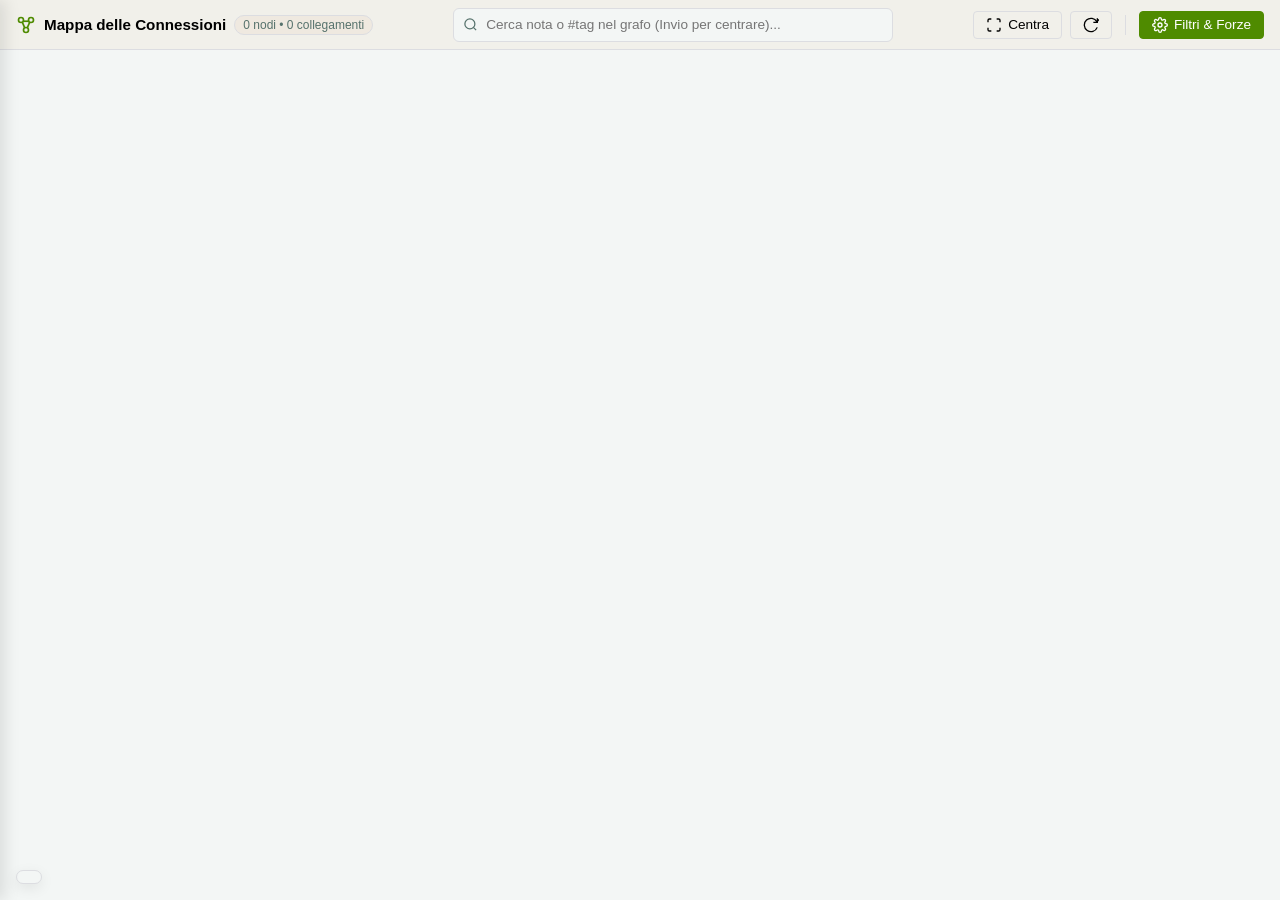
<file: graph/index.html>
<!DOCTYPE html>
<html lang="it">
<head>
    <meta charset="UTF-8">
    <meta name="viewport" content="width=device-width, initial-scale=1.0">
    <title>VanillaDesk - Graph View</title>

    <link rel="stylesheet" href="../css/variables.css">
    <link rel="stylesheet" href="../css/main.css">
    <link rel="stylesheet" href="../css/ui-components.css">
    <link rel="stylesheet" href="../css/colors.css">
    <link rel="stylesheet" href="../css/modals.css">
    <link rel="stylesheet" href="graph.css">

    <script src="../js/i18n.js"></script>
    <script src="../js/icons.js"></script>
    <script src="../js/state.js"></script>
    <script src="../js/crypto-utils.js"></script>
    <script src="../js/store.js"></script>
    <script src="../js/store-idb.js"></script>
    <script src="../js/store-workspace.js"></script>
    <script src="../js/ui/ui-core.js"></script>
    <script src="../js/ui/ui-notifications.js"></script>
    <script src="../js/ui/ui-drawer.js"></script>

    <script src="graph-core.js"></script>
    <script src="graph-data.js"></script>
    <script src="graph-canvas.js"></script>
    <script src="graph-ui.js"></script>
</head>
<body class="light-theme">

    <header class="graph-header">
        <div class="header-left">
            <span class="graph-brand-icon">
                <svg width="20" height="20" viewBox="0 0 24 24" fill="none" stroke="currentColor" stroke-width="2">
                    <circle cx="6" cy="6" r="3"></circle>
                    <circle cx="18" cy="6" r="3"></circle>
                    <circle cx="12" cy="18" r="3"></circle>
                    <line x1="8.5" y1="7.5" x2="15.5" y2="7.5"></line>
                    <line x1="7.5" y1="8.5" x2="10.5" y2="15.5"></line>
                    <line x1="16.5" y1="8.5" x2="13.5" y2="15.5"></line>
                </svg>
            </span>
            <span id="graphWorkspaceLabel" class="graph-workspace-name">Mappa delle Connessioni</span>
            <span id="graphStatsBadge" class="graph-badge">0 nodi &bull; 0 collegamenti</span>

        </div>

        <div class="header-center">
            <div class="graph-search-box">
                <span class="search-icon">
                    <svg width="15" height="15" viewBox="0 0 24 24" fill="none" stroke="currentColor" stroke-width="2">
                        <circle cx="11" cy="11" r="8"></circle>
                        <line x1="21" y1="21" x2="16.65" y2="16.65"></line>
                    </svg>
                </span>
                <input type="text" id="graphSearchInput" placeholder="Cerca nota o #tag nel grafo (Invio per centrare)..." autocomplete="off">
                <button id="graphSearchClear" class="graph-clear-btn" style="display:none;">✕</button>
            </div>
        </div>

        <div class="header-right">
            <button class="btn" id="btnFitGraph" onclick="GraphCanvas.fitToView()" title="Centra ed adatta l'intero grafo allo schermo">
                <svg width="16" height="16" viewBox="0 0 24 24" fill="none" stroke="currentColor" stroke-width="2">
                    <path d="M8 3H5a2 2 0 0 0-2 2v3m18 0V5a2 2 0 0 0-2-2h-3m0 18h3a2 2 0 0 0 2-2v-3M3 16v3a2 2 0 0 0 2 2h3"></path>
                </svg>
                <span>Centra</span>
            </button>

            <button class="btn" id="btnRestartPhysics" onclick="GraphCanvas.restartSimulation()" title="Compatta verso il centro e riavvia simulazione">
                <svg width="16" height="16" viewBox="0 0 24 24" fill="none" stroke="currentColor" stroke-width="2">
                    <path d="M21.5 2v6h-6M21.34 15.57a10 10 0 1 1-.57-8.38l5.67-5.67"></path>
                </svg>
            </button>

            <div class="separator"></div>

            <button class="btn btn-primary" id="btnGraphSettings" onclick="GraphUI.openFilterDrawer()" title="Filtri, colorazione e parametri fisici del grafo">
                <svg width="16" height="16" viewBox="0 0 24 24" fill="none" stroke="currentColor" stroke-width="2">
                    <circle cx="12" cy="12" r="3"></circle>
                    <path d="M19.4 15a1.65 1.65 0 0 0 .33 1.82l.06.06a2 2 0 0 1 0 2.83 2 2 0 0 1-2.83 0l-.06-.06a1.65 1.65 0 0 0-1.82-.33 1.65 1.65 0 0 0-1 1.51V21a2 2 0 0 1-2 2 2 2 0 0 1-2-2v-.09A1.65 1.65 0 0 0 9 19.4a1.65 1.65 0 0 0-1.82.33l-.06.06a2 2 0 0 1-2.83 0 2 2 0 0 1 0-2.83l.06-.06a1.65 1.65 0 0 0 .33-1.82 1.65 1.65 0 0 0-1.51-1H3a2 2 0 0 1-2-2 2 2 0 0 1 2-2h.09A1.65 1.65 0 0 0 4.6 9a1.65 1.65 0 0 0-.33-1.82l-.06-.06a2 2 0 0 1 0-2.83 2 2 0 0 1 2.83 0l.06.06a1.65 1.65 0 0 0 1.82.33H9a1.65 1.65 0 0 0 1-1.51V3a2 2 0 0 1 2-2 2 2 0 0 1 2 2v.09a1.65 1.65 0 0 0 1 1.51 1.65 1.65 0 0 0 1.82-.33l.06-.06a2 2 0 0 1 2.83 0 2 2 0 0 1 0 2.83l-.06.06a1.65 1.65 0 0 0-.33 1.82V9a1.65 1.65 0 0 0 1.51 1H21a2 2 0 0 1 2 2 2 2 0 0 1-2 2h-.09a1.65 1.65 0 0 0-1.51 1z"></path>
                </svg>
                <span>Filtri & Forze</span>
            </button>
        </div>
    </header>

    <main class="graph-main">
        <canvas id="graphCanvas"></canvas>
        <div id="graphTooltip" class="graph-tooltip"></div>
        <div id="graphLegendContainer" class="graph-legend"></div>
    </main>

    <div id="advGlobalDrawer" class="adv-drawer">
        <div class="adv-drawer-header">
            <div class="adv-drawer-title" id="advDrawerTitle">Impostazioni Grafo</div>
            <button class="close-modal-btn" onclick="UI.closeDrawer()">✕</button>
        </div>
        <div id="advDrawerBody" class="adv-drawer-body"></div>
        <div id="advDrawerFooter" class="adv-drawer-footer"></div>
    </div>

    <div id="adv-toast-container" class="toast-container"></div>

</body>
</html>
</file>
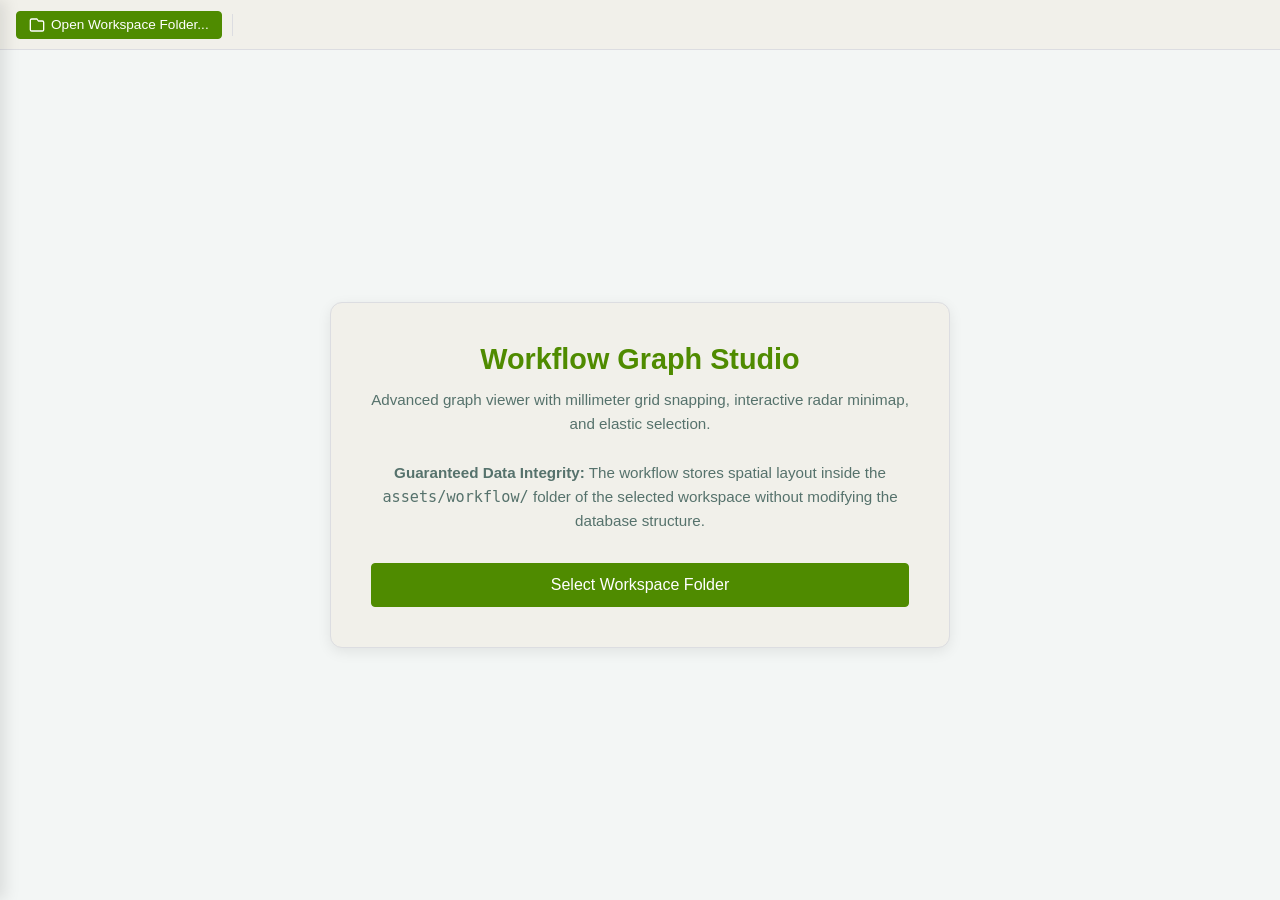
<file: workflow/index.html>
<!DOCTYPE html>
<html lang="it">
<head>
    <meta charset="UTF-8">
    <meta name="viewport" content="width=device-width, initial-scale=1.0">
    <title>VanillaDesk - Workflow & Node Graph Studio</title>

    <!-- Risorse condivise di VanillaDesk -->
    <link rel="stylesheet" href="../css/variables.css">
    <link rel="stylesheet" href="../css/main.css">
    <link rel="stylesheet" href="../css/ui-components.css">
    <link rel="stylesheet" href="../css/colors.css">
    <link rel="stylesheet" href="../css/modals.css">
    <link rel="stylesheet" href="../css/advanced-table.css">
    <link rel="stylesheet" href="workflow.css">

    <!-- Script Core di VanillaDesk -->
    <script src="../js/i18n.js"></script>
    <script src="../js/icons.js"></script>
    <script src="../js/state.js"></script>
    <script src="../js/crypto-utils.js"></script>
    <script src="../js/store.js"></script>
    <script src="../js/store-idb.js"></script>
    <script src="../js/store-workspace.js"></script>
    <script src="../js/ui/ui-core.js"></script>
    <script src="../js/ui/ui-menu.js"></script>
    <script src="../js/ui/ui-drawer.js"></script>
    <script src="../js/ui/ui-notifications.js"></script>
    <script src="../js/ui/ui-preferences.js"></script>

    <!-- Moduli Database, Logica e Mutazioni Dati -->
    <script src="../js/AdvancedTable/advanced-table-core.js"></script>
    <script src="../js/AdvancedTable/advanced-table-context.js"></script>
    <script src="../js/AdvancedTable/advanced-table-formula.js"></script>
    <script src="../js/AdvancedTable/advanced-table-data.js"></script>
    <script src="../js/AdvancedTable/advanced-table-cell.js"></script>
    <script src="../js/AdvancedTable/advanced-table-select.js"></script>
    <script src="../js/AdvancedTable/advanced-table-relations.js"></script>
    <script src="../js/AdvancedTable/advanced-table-column-menus.js"></script>
    <script src="../js/AdvancedTable/advanced-table-actions.js"></script>
    <script src="../js/AdvancedTable/advanced-table-column-buttons.js"></script>
    <script src="../js/AdvancedTable/advanced-table-automations-core.js"></script>
    <script src="../js/AdvancedTable/advanced-table-automations-ui.js"></script>
    <script src="../js/automation-ui-builder.js"></script>
    <script src="../js/AdvancedTable/advanced-table-record.js"></script>
    <script src="../js/logic-engine-core.js"></script>
    <script src="../js/logic-engine-ui.js"></script>
    <script src="../js/logic-engine-ai.js"></script>

    <!-- Architettura Modulare Workflow Studio -->
    <script src="workflow-core.js"></script>
    <script src="workflow-canvas.js"></script>
    <script src="workflow-nodes.js"></script>
    <script src="workflow-connections.js"></script>
    <script src="workflow-layout.js"></script>
    <script src="workflow-ui.js"></script>
</head>
<body>

    <!-- TOOLTIP CONTAINER UNIVERSALE -->
    <div id="advCustomTooltip" class="adv-custom-tooltip"></div>

    <!-- TOOLBAR SUPERIORE -->
    <header>
        <div class="header-left">
            <button class="btn btn-primary" onclick="WorkflowApp.selectWorkspace()">
                <script>document.write(Icons.folderOpen)</script>
                <span id="wsBtnLabel"><script>document.write(I18n.t('workflow.btn_open_workspace'))</script></span>
            </button>

            <div class="separator"></div>

            <button id="btnSwitchDb" class="btn" style="display:none;" onclick="WorkflowApp.showDbPicker()" title="">
                <script>document.write(Icons.tableDatabase); document.getElementById('btnSwitchDb').title = I18n.t('workflow.btn_switch_db');</script> <span id="btnSwitchDbLabel"><script>document.write(I18n.t('workflow.btn_switch_db'))</script></span>
            </button>

            <button id="btnReloadDb" class="btn" style="display:none;" onclick="WorkflowApp.reloadCurrentDatabase(false)" title="">
                <script>document.write(Icons.refresh); document.getElementById('btnReloadDb').title = I18n.t('workflow.toast_data_reloaded');</script> <span id="btnReloadDbLabel"></span>
            </button>

            <button id="btnAddRecord" class="btn" style="display:none;" onclick="WorkflowApp.addNewRecord()" title="">
                <script>document.write(Icons.plus); document.getElementById('btnAddRecord').title = I18n.t('workflow.btn_add_record_title');</script> <span id="btnAddRecordLabel"></span>
            </button>
        </div>

        <div class="header-right" id="workflowCanvasControls" style="display:none;">
            <!-- RICERCA RAPIDA NODO CON AUTOCOMPLETE E CENTRATURA -->
            <div class="search-box-header">
                <span class="search-icon-inside"><script>document.write(Icons.search)</script></span>
                <input type="text" id="workflowSearchInput" placeholder="" autocomplete="off"
                       oninput="WorkflowApp.handleSearchInput(this.value)"
                       onkeydown="WorkflowApp.handleSearchKeydown(event, this.value)">
                <script>document.getElementById('workflowSearchInput').placeholder = I18n.t('workflow.search_placeholder');</script>
                
                <div id="workflowSearchDropdown" class="search-autocomplete-portal"></div>
            </div>

            <!-- TOGGLE LOCK LAYOUT -->
            <button id="btnLockLayout" class="btn" onclick="WorkflowApp.toggleLayoutLock()" title="">
                <script>document.write(Icons.lock); document.getElementById('btnLockLayout').title = I18n.t('workflow.menu_lock');</script>
                <span id="lockBtnLabel"><script>document.write(I18n.t('workflow.lock'))</script></span>
            </button>

            <div class="separator"></div>

            <!-- Zoom Centrato sullo Schermo -->
            <div style="display:flex; border:1px solid var(--border-color); border-radius:6px; overflow:hidden;">
                <button class="btn" style="border:none; border-radius:0; padding:6px 10px;" onclick="WorkflowApp.adjustZoom(-0.15)">-</button>
                <button class="btn" style="border:none; border-radius:0; border-left:1px solid var(--border-color); border-right:1px solid var(--border-color); padding:6px 10px;" onclick="WorkflowApp.resetZoom()">100%</button>
                <button class="btn" style="border:none; border-radius:0; padding:6px 10px;" onclick="WorkflowApp.adjustZoom(0.15)">+</button>
            </div>

            <!-- MENU AD HAMBURGER CON SOTTOMENÙ COMPATTI -->
            <button id="btnHamburgerMenu" class="btn" onclick="WorkflowApp.openMainMenu(event)" title="">
                <script>document.write(Icons.menu); document.getElementById('btnHamburgerMenu').title = I18n.t('workflow.menu_options');</script>
            </button>
        </div>
    </header>

    <!-- 1. SCREEN: WELCOME -->
    <div id="welcomeScreen" class="app-screen active">
        <div class="welcome-card">
            <h1><script>document.write(I18n.t('workflow.welcome_title'))</script></h1>
            <p><script>document.write(I18n.t('workflow.welcome_desc'))</script></p>
            <button class="btn btn-primary" style="padding: 12px 24px; font-size: 1rem; width: 100%; justify-content: center;" onclick="WorkflowApp.selectWorkspace()">
                <script>document.write(I18n.t('workflow.welcome_btn'))</script>
            </button>
        </div>
    </div>

    <!-- 2. SCREEN: SCELTA DATABASE (FILTRO AUTO-RELAZIONI) -->
    <div id="dbPickerScreen" class="app-screen">
        <div class="db-picker-header">
            <h2 style="font-size: 1.5rem; margin-bottom: 6px;"><script>document.write(I18n.t('workflow.picker_title'))</script></h2>
            <p style="color: var(--text-secondary); font-size: 0.9rem;"><script>document.write(I18n.t('workflow.picker_desc'))</script></p>
        </div>
        <div id="dbGridList" class="db-grid"></div>
    </div>

    <!-- 3. SCREEN: CANVAS INTERATTIVO -->
    <div id="canvasScreen" class="app-screen">
        <div id="canvasViewport">
            <div id="canvasGridLayer"></div>
            
            <!-- Riquadro Elastico di Selezione (Marquee Box) -->
            <div id="canvasMarqueeBox"></div>

            <div id="canvasPlane">
                <!-- Contenitore Clusters Bounding Box -->
                <div id="canvasClustersContainer"></div>

                <!-- LIVELLO SVG (Linee Connessione & Smart Alignment Guides) -->
                <svg id="canvasSvgLayer">
                    <defs>
                        <!-- Marker predefinito (per linea normale) -->
                        <marker id="wfArrow" markerWidth="8" markerHeight="8" refX="7" refY="4" orient="auto">
                            <polygon points="0 0, 8 4, 0 8" fill="var(--accent-color)" />
                        </marker>
                        <!-- Marker compensato per ramo evidenziato su sfondo scuro: non si deforma con lo spessore maggiorato -->
                        <marker id="wfArrowHighlightedDark" markerWidth="4" markerHeight="4" refX="3.5" refY="2" orient="auto">
                            <polygon points="0 0, 4 2, 0 4" fill="#ffffff" />
                        </marker>
                        <!-- Marker compensato per ramo evidenziato su sfondo chiaro: non si deforma con lo spessore maggiorato -->
                        <marker id="wfArrowHighlightedLight" markerWidth="4" markerHeight="4" refX="3.5" refY="2" orient="auto">
                            <polygon points="0 0, 4 2, 0 4" fill="#111827" />
                        </marker>
                    </defs>
                </svg>
                <div id="canvasNodesContainer"></div>
            </div>

            <!-- RADAR MINIMAP INTERATTIVA -->
            <div id="workflowMinimap" title="">
                <script>document.getElementById('workflowMinimap').title = I18n.t('workflow.minimap_title');</script>
                <svg id="minimapSvg"></svg>
            </div>

            <!-- TOOLBAR FLOTTANTE ALLINEAMENTO E DISTRIBUZIONE MULTIPLA -->
            <div id="wfSelectionToolbar" class="wf-selection-toolbar"></div>
        </div>
    </div>

    <!-- DRAWER LATERALE UNIVERSALE -->
    <div id="advGlobalDrawer" class="adv-drawer">
        <div class="adv-drawer-header">
            <div class="adv-drawer-title" id="advDrawerTitle"><script>document.write(I18n.t('workflow.drawer_default_title'))</script></div>
            <button class="close-modal-btn" onclick="UI.closeDrawer()">✕</button>
        </div>
        <div id="advDrawerBody" class="adv-drawer-body"></div>
        <div id="advDrawerFooter" class="adv-drawer-footer"></div>
    </div>

    <!-- NOTIFICHE TOAST -->
    <div id="adv-toast-container" class="toast-container"></div>

</body>
</html>
</file>
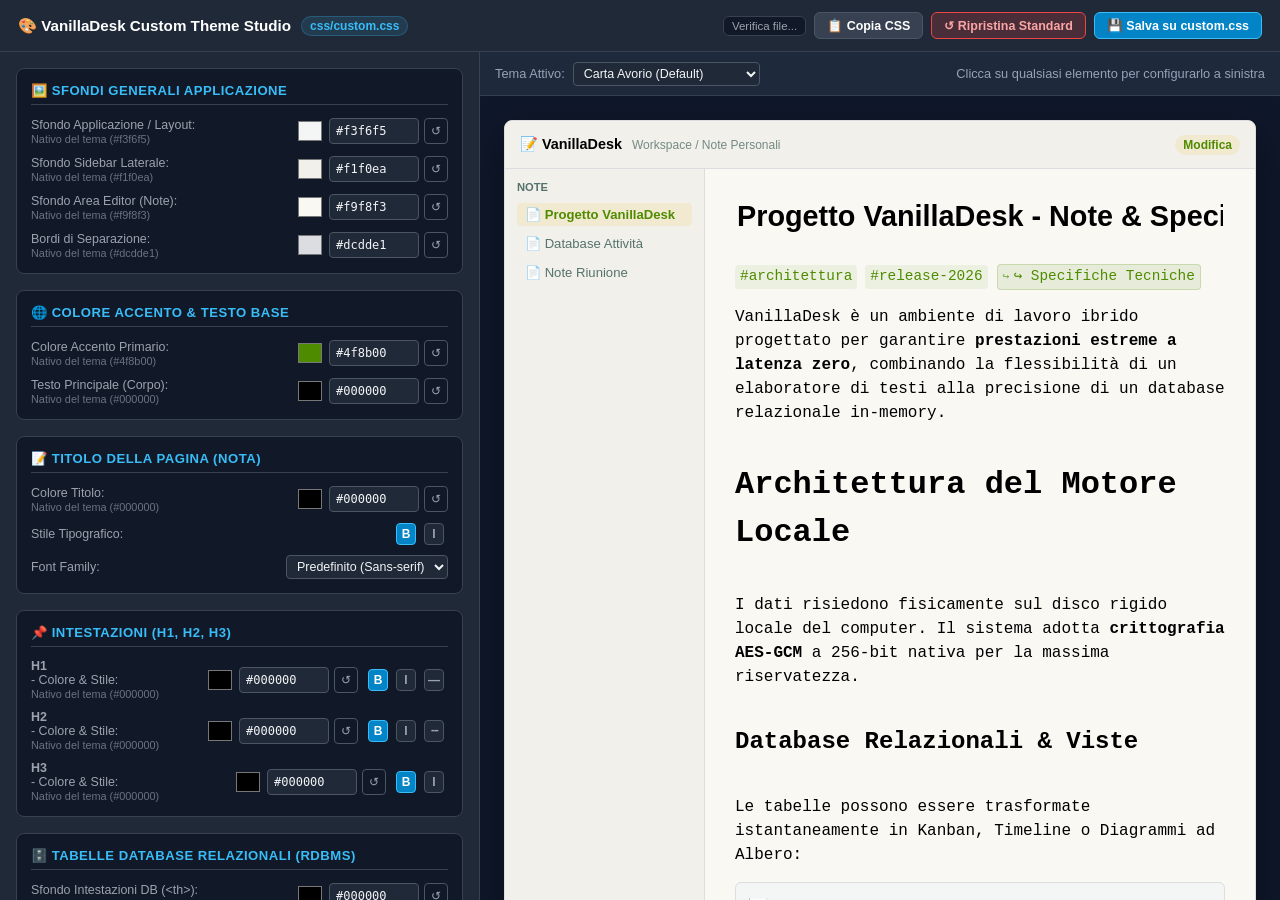
<file: custom-theme-builder.html>
<!DOCTYPE html>
<html lang="it">
<head>
    <meta charset="UTF-8">
    <meta name="viewport" content="width=device-width, initial-scale=1.0">
    <title>VanillaDesk - Personalizzazione Tema (custom.css Builder)</title>
    <link rel="icon" href="data:image/svg+xml,<svg xmlns=%22http://www.w3.org/2000/svg%22 viewBox=%220 0 100 100%22><text y=%22.9em%22 font-size=%2290%22>🎨</text></svg>">

    <!-- Fogli di stile nativi di VanillaDesk -->
    <link rel="stylesheet" href="css/variables.css">
    <link rel="stylesheet" href="css/colors.css">
    <link rel="stylesheet" href="css/main.css">
    <link rel="stylesheet" href="css/editor.css">
    <link rel="stylesheet" href="css/tables.css">
    <link rel="stylesheet" href="css/advanced-table.css">
    <link rel="stylesheet" href="css/code.css">
    <link rel="stylesheet" href="css/widgets.css">

    <!-- Foglio di stile personalizzato utente caricato nativamente dal browser -->
    <link rel="stylesheet" id="userCustomCssLink" href="css/custom.css">

    <style>
        body {
            margin: 0;
            padding: 0;
            height: 100vh;
            display: flex;
            flex-direction: column;
            background: #111827;
            color: #f3f4f6;
            font-family: -apple-system, BlinkMacSystemFont, "Segoe UI", Roboto, sans-serif;
            overflow: hidden;
        }

        .studio-header {
            height: 52px;
            background: #1f2937;
            border-bottom: 1px solid #374151;
            display: flex;
            align-items: center;
            justify-content: space-between;
            padding: 0 18px;
            flex-shrink: 0;
            z-index: 10;
        }

        .studio-brand {
            display: flex;
            align-items: center;
            gap: 10px;
            font-weight: 700;
            font-size: 0.95rem;
            color: #ffffff;
        }

        .studio-brand span {
            color: #38bdf8;
            font-size: 0.75rem;
            font-weight: 600;
            background: rgba(56, 189, 248, 0.12);
            padding: 2px 8px;
            border-radius: 12px;
            border: 1px solid rgba(56, 189, 248, 0.25);
        }

        .studio-status-badge {
            font-size: 0.72rem;
            color: #9ca3af;
            background: #111827;
            padding: 3px 8px;
            border-radius: 6px;
            border: 1px solid #374151;
            display: inline-flex;
            align-items: center;
            gap: 6px;
        }

        .studio-status-badge.connected {
            border-color: #059669;
            color: #34d399;
            background: rgba(16, 185, 129, 0.1);
        }

        .studio-actions {
            display: flex;
            align-items: center;
            gap: 8px;
        }

        .studio-body {
            flex: 1;
            display: flex;
            overflow: hidden;
        }

        /* PANNELLO CONTROLLI (SINISTRA) */
        .controls-panel {
            width: 480px;
            min-width: 420px;
            background: #1f2937;
            border-right: 1px solid #374151;
            display: flex;
            flex-direction: column;
            overflow-y: auto;
            padding: 16px;
            box-sizing: border-box;
            gap: 16px;
        }

        .control-section {
            background: #111827;
            border: 1px solid #374151;
            border-radius: 8px;
            padding: 14px;
            display: flex;
            flex-direction: column;
            gap: 10px;
            transition: border-color 0.2s, box-shadow 0.2s;
        }

        .control-section.focused-section {
            border-color: #38bdf8 !important;
            box-shadow: 0 0 0 2px rgba(56, 189, 248, 0.25) !important;
        }

        .section-header {
            display: flex;
            align-items: center;
            justify-content: space-between;
            border-bottom: 1px solid #374151;
            padding-bottom: 6px;
            margin-bottom: 2px;
        }

        .section-title {
            font-size: 0.82rem;
            font-weight: 700;
            text-transform: uppercase;
            letter-spacing: 0.5px;
            color: #38bdf8;
            display: flex;
            align-items: center;
            gap: 6px;
        }

        .control-row {
            display: flex;
            align-items: center;
            justify-content: space-between;
            gap: 10px;
            font-size: 0.82rem;
        }

        .control-label {
            color: #9ca3af;
            font-size: 0.78rem;
            flex: 1;
            display: flex;
            flex-direction: column;
        }

        .control-label small {
            font-size: 0.68rem;
            color: #6b7280;
            margin-top: 1px;
        }

        .color-input-group {
            display: flex;
            align-items: center;
            gap: 5px;
        }

        .color-picker-native {
            width: 28px;
            height: 28px;
            border: none;
            padding: 0;
            border-radius: 4px;
            background: transparent;
            cursor: pointer;
        }

        .color-text-input {
            width: 90px;
            height: 26px;
            background: #1f2937;
            border: 1px solid #4b5563;
            border-radius: 4px;
            color: #f3f4f6;
            padding: 0 6px;
            font-family: monospace;
            font-size: 0.75rem;
            outline: none;
        }

        .color-text-input:focus {
            border-color: #38bdf8;
        }

        .btn-reset-field {
            background: transparent;
            border: 1px solid #4b5563;
            color: #9ca3af;
            border-radius: 4px;
            width: 24px;
            height: 26px;
            display: inline-flex;
            align-items: center;
            justify-content: center;
            cursor: pointer;
            font-size: 0.75rem;
            transition: all 0.15s;
        }

        .btn-reset-field:hover {
            color: #f87171;
            border-color: #f87171;
        }

        .toggle-btn-group {
            display: flex;
            gap: 4px;
        }

        .toggle-btn {
            background: #1f2937;
            border: 1px solid #4b5563;
            color: #9ca3af;
            border-radius: 4px;
            padding: 3px 8px;
            font-size: 0.75rem;
            cursor: pointer;
            font-weight: 600;
            transition: all 0.15s;
        }

        .toggle-btn:hover {
            color: #ffffff;
            border-color: #9ca3af;
        }

        .toggle-btn.active {
            background: #0284c7;
            border-color: #38bdf8;
            color: #ffffff;
        }

        .select-input {
            background: #1f2937;
            border: 1px solid #4b5563;
            border-radius: 4px;
            color: #f3f4f6;
            padding: 3px 6px;
            font-size: 0.78rem;
            outline: none;
        }

        /* ANTEPRIMA VISIVA (DESTRA) */
        .preview-panel {
            flex: 1;
            background: #0f172a;
            display: flex;
            flex-direction: column;
            overflow: hidden;
            position: relative;
        }

        .preview-toolbar {
            height: 44px;
            background: #1e293b;
            border-bottom: 1px solid #334155;
            display: flex;
            align-items: center;
            justify-content: space-between;
            padding: 0 15px;
            font-size: 0.8rem;
            color: #94a3b8;
        }

        .preview-viewport-wrapper {
            flex: 1;
            overflow-y: auto;
            padding: 24px;
            display: flex;
            justify-content: center;
        }

        .mockup-window {
            width: 100%;
            max-width: 940px;
            background: var(--bg-color, #f3f4f6);
            border-radius: 8px;
            box-shadow: 0 15px 40px rgba(0, 0, 0, 0.4);
            border: 1px solid var(--border-color, #e5e7eb);
            display: flex;
            flex-direction: column;
            overflow: hidden;
            height: max-content;
            margin-bottom: 30px;
            color: var(--text-primary);
        }

        .inspectable {
            cursor: pointer;
            position: relative;
            transition: outline 0.15s ease;
        }

        .inspectable:hover {
            outline: 2px dashed #38bdf8 !important;
            outline-offset: 2px;
        }

        .inspectable.inspected-active {
            outline: 2px solid #0284c7 !important;
            outline-offset: 2px;
        }

        .btn-studio {
            padding: 5px 12px;
            border-radius: 6px;
            border: 1px solid #4b5563;
            background: #374151;
            color: #ffffff;
            cursor: pointer;
            font-size: 0.78rem;
            font-weight: 600;
            display: inline-flex;
            align-items: center;
            gap: 5px;
            transition: background 0.15s, border-color 0.15s;
        }

        .btn-studio:hover {
            background: #4b5563;
        }

        .btn-studio-primary {
            background: #0284c7;
            border-color: #38bdf8;
        }

        .btn-studio-primary:hover {
            background: #0369a1;
        }

        .btn-studio-connect {
            background: #065f46;
            border-color: #10b981;
            color: #d1fae5;
        }

        .btn-studio-connect:hover {
            background: #047857;
        }

        .btn-studio-danger {
            background: rgba(239, 68, 68, 0.2);
            border-color: #ef4444;
            color: #fca5a5;
        }

        .btn-studio-danger:hover {
            background: rgba(239, 68, 68, 0.3);
        }

        .studio-toast {
            position: fixed;
            bottom: 20px;
            right: 20px;
            background: #1f2937;
            border: 1px solid #38bdf8;
            color: #ffffff;
            padding: 9px 15px;
            border-radius: 6px;
            font-size: 0.8rem;
            box-shadow: 0 10px 25px rgba(0,0,0,0.5);
            z-index: 1000;
            display: none;
        }
    </style>

    <style id="dynamicCustomCSSTag"></style>
</head>
<body>

    <header class="studio-header">
        <div class="studio-brand">
            🎨 VanillaDesk Custom Theme Studio
            <span id="studioFileStatus">css/custom.css</span>
        </div>

        <div class="studio-actions">
            <!-- Pulsante mostrato su protocollo file:// prima della connessione dell'handle permanente -->
            <button class="btn-studio btn-studio-connect" id="btnConnectFile" style="display:none;" onclick="Studio.connectLocalFile()">
                🔗 Connetti css/custom.css
            </button>

            <span class="studio-status-badge" id="storageModeBadge">
                Verifica file...
            </span>
            <button class="btn-studio" onclick="Studio.copyCSS()">
                📋 Copia CSS
            </button>
            <button class="btn-studio btn-studio-danger" onclick="Studio.resetDefaults()">
                ↺ Ripristina Standard
            </button>
            <button class="btn-studio btn-studio-primary" id="btnSaveCSS" onclick="Studio.saveCSS()">
                💾 Salva su custom.css
            </button>
        </div>
    </header>

    <div class="studio-body">
        
        <!-- PANNELLO CONTROLLI (SINISTRA) -->
        <aside class="controls-panel adv-scroll-container" id="controlsPanel">
            
            <!-- 1. SFONDI GLOBALI DELL'APPLICAZIONE -->
            <div class="control-section" id="sec-app-backgrounds">
                <div class="section-header">
                    <span class="section-title">🖼️ Sfondi Generali Applicazione</span>
                </div>

                <div class="control-row">
                    <span class="control-label">
                        Sfondo Applicazione / Layout:
                        <small id="hint-bg-app">Nativo del tema</small>
                    </span>
                    <div class="color-input-group">
                        <input type="color" class="color-picker-native" id="val-bg-app-picker" oninput="Studio.syncColor('bgApp', this.value)">
                        <input type="text" class="color-text-input" id="val-bg-app-text" oninput="Studio.updateParam('bgApp', this.value)">
                        <button class="btn-reset-field" onclick="Studio.resetField('bgApp')" title="Ripristina valore nativo">↺</button>
                    </div>
                </div>

                <div class="control-row">
                    <span class="control-label">
                        Sfondo Sidebar Laterale:
                        <small id="hint-sidebar-bg">Nativo del tema</small>
                    </span>
                    <div class="color-input-group">
                        <input type="color" class="color-picker-native" id="val-sidebar-bg-picker" oninput="Studio.syncColor('sidebarBg', this.value)">
                        <input type="text" class="color-text-input" id="val-sidebar-bg-text" oninput="Studio.updateParam('sidebarBg', this.value)">
                        <button class="btn-reset-field" onclick="Studio.resetField('sidebarBg')" title="Ripristina valore nativo">↺</button>
                    </div>
                </div>

                <div class="control-row">
                    <span class="control-label">
                        Sfondo Area Editor (Note):
                        <small id="hint-bg-editor">Nativo del tema</small>
                    </span>
                    <div class="color-input-group">
                        <input type="color" class="color-picker-native" id="val-bg-editor-picker" oninput="Studio.syncColor('bgEditor', this.value)">
                        <input type="text" class="color-text-input" id="val-bg-editor-text" oninput="Studio.updateParam('bgEditor', this.value)">
                        <button class="btn-reset-field" onclick="Studio.resetField('bgEditor')" title="Ripristina valore nativo">↺</button>
                    </div>
                </div>

                <div class="control-row">
                    <span class="control-label">
                        Bordi di Separazione:
                        <small id="hint-border">Nativo del tema</small>
                    </span>
                    <div class="color-input-group">
                        <input type="color" class="color-picker-native" id="val-border-picker" oninput="Studio.syncColor('border', this.value)">
                        <input type="text" class="color-text-input" id="val-border-text" oninput="Studio.updateParam('border', this.value)">
                        <button class="btn-reset-field" onclick="Studio.resetField('border')" title="Ripristina valore nativo">↺</button>
                    </div>
                </div>
            </div>

            <!-- 2. ACCENTO & TESTO BASE -->
            <div class="control-section" id="sec-global">
                <div class="section-header">
                    <span class="section-title">🌐 Colore Accento & Testo Base</span>
                </div>

                <div class="control-row">
                    <span class="control-label">
                        Colore Accento Primario:
                        <small id="hint-accent">Nativo del tema</small>
                    </span>
                    <div class="color-input-group">
                        <input type="color" class="color-picker-native" id="val-accent-picker" oninput="Studio.syncColor('accent', this.value)">
                        <input type="text" class="color-text-input" id="val-accent-text" oninput="Studio.updateParam('accent', this.value)">
                        <button class="btn-reset-field" onclick="Studio.resetField('accent')" title="Ripristina valore nativo">↺</button>
                    </div>
                </div>

                <div class="control-row">
                    <span class="control-label">
                        Testo Principale (Corpo):
                        <small id="hint-tx-primary">Nativo del tema</small>
                    </span>
                    <div class="color-input-group">
                        <input type="color" class="color-picker-native" id="val-tx-primary-picker" oninput="Studio.syncColor('txPrimary', this.value)">
                        <input type="text" class="color-text-input" id="val-tx-primary-text" oninput="Studio.updateParam('txPrimary', this.value)">
                        <button class="btn-reset-field" onclick="Studio.resetField('txPrimary')" title="Ripristina valore nativo">↺</button>
                    </div>
                </div>
            </div>

            <!-- 3. TITOLO NOTA -->
            <div class="control-section" id="sec-note-title">
                <div class="section-header">
                    <span class="section-title">📝 Titolo della Pagina (Nota)</span>
                </div>

                <div class="control-row">
                    <span class="control-label">
                        Colore Titolo:
                        <small id="hint-title-color">Nativo del tema</small>
                    </span>
                    <div class="color-input-group">
                        <input type="color" class="color-picker-native" id="val-title-color-picker" oninput="Studio.syncColor('titleColor', this.value)">
                        <input type="text" class="color-text-input" id="val-title-color-text" oninput="Studio.updateParam('titleColor', this.value)">
                        <button class="btn-reset-field" onclick="Studio.resetField('titleColor')" title="Ripristina valore nativo">↺</button>
                    </div>
                </div>

                <div class="control-row">
                    <span class="control-label">Stile Tipografico:</span>
                    <div class="toggle-btn-group">
                        <button class="toggle-btn" id="btn-title-bold" onclick="Studio.toggleStyle('titleBold')">B</button>
                        <button class="toggle-btn" id="btn-title-italic" onclick="Studio.toggleStyle('titleItalic')">I</button>
                    </div>
                </div>

                <div class="control-row">
                    <span class="control-label">Font Family:</span>
                    <select class="select-input" id="sel-title-font" onchange="Studio.updateParam('titleFont', this.value)">
                        <option value="inherit">Predefinito (Sans-serif)</option>
                        <option value="'Georgia', serif">Serif (Elegante)</option>
                        <option value="'Menlo', monospace">Monospace (Tecnico)</option>
                        <option value="'EasyReading PRO', sans-serif">EasyReading PRO</option>
                    </select>
                </div>
            </div>

            <!-- 4. INTESTAZIONI (H1, H2, H3) -->
            <div class="control-section" id="sec-headings">
                <div class="section-header">
                    <span class="section-title">📌 Intestazioni (H1, H2, H3)</span>
                </div>

                <div class="control-row">
                    <span class="control-label">
                        <b>H1</b> - Colore & Stile:
                        <small id="hint-h1-color">Nativo del tema</small>
                    </span>
                    <div class="color-input-group">
                        <input type="color" class="color-picker-native" id="val-h1-color-picker" oninput="Studio.syncColor('h1Color', this.value)">
                        <input type="text" class="color-text-input" id="val-h1-color-text" oninput="Studio.updateParam('h1Color', this.value)">
                        <button class="btn-reset-field" onclick="Studio.resetField('h1Color')" title="Ripristina valore nativo">↺</button>
                    </div>
                    <div class="toggle-btn-group">
                        <button class="toggle-btn" id="btn-h1-bold" onclick="Studio.toggleStyle('h1Bold')">B</button>
                        <button class="toggle-btn" id="btn-h1-italic" onclick="Studio.toggleStyle('h1Italic')">I</button>
                        <button class="toggle-btn" id="btn-h1-border" onclick="Studio.toggleStyle('h1Border')" title="Bordo inferiore">―</button>
                    </div>
                </div>

                <div class="control-row">
                    <span class="control-label">
                        <b>H2</b> - Colore & Stile:
                        <small id="hint-h2-color">Nativo del tema</small>
                    </span>
                    <div class="color-input-group">
                        <input type="color" class="color-picker-native" id="val-h2-color-picker" oninput="Studio.syncColor('h2Color', this.value)">
                        <input type="text" class="color-text-input" id="val-h2-color-text" oninput="Studio.updateParam('h2Color', this.value)">
                        <button class="btn-reset-field" onclick="Studio.resetField('h2Color')" title="Ripristina valore nativo">↺</button>
                    </div>
                    <div class="toggle-btn-group">
                        <button class="toggle-btn" id="btn-h2-bold" onclick="Studio.toggleStyle('h2Bold')">B</button>
                        <button class="toggle-btn" id="btn-h2-italic" onclick="Studio.toggleStyle('h2Italic')">I</button>
                        <button class="toggle-btn" id="btn-h2-border" onclick="Studio.toggleStyle('h2Border')" title="Bordo inferiore tratteggiato">╌</button>
                    </div>
                </div>

                <div class="control-row">
                    <span class="control-label">
                        <b>H3</b> - Colore & Stile:
                        <small id="hint-h3-color">Nativo del tema</small>
                    </span>
                    <div class="color-input-group">
                        <input type="color" class="color-picker-native" id="val-h3-color-picker" oninput="Studio.syncColor('h3Color', this.value)">
                        <input type="text" class="color-text-input" id="val-h3-color-text" oninput="Studio.updateParam('h3Color', this.value)">
                        <button class="btn-reset-field" onclick="Studio.resetField('h3Color')" title="Ripristina valore nativo">↺</button>
                    </div>
                    <div class="toggle-btn-group">
                        <button class="toggle-btn" id="btn-h3-bold" onclick="Studio.toggleStyle('h3Bold')">B</button>
                        <button class="toggle-btn" id="btn-h3-italic" onclick="Studio.toggleStyle('h3Italic')">I</button>
                    </div>
                </div>
            </div>

            <!-- 5. TABELLE DATABASE AVANZATE (RDBMS) -->
            <div class="control-section" id="sec-database-tables">
                <div class="section-header">
                    <span class="section-title">🗄️ Tabelle Database Relazionali (RDBMS)</span>
                </div>

                <div class="control-row">
                    <span class="control-label">
                        Sfondo Intestazioni DB (&lt;th&gt;):
                        <small id="hint-db-th-bg">Nativo del tema</small>
                    </span>
                    <div class="color-input-group">
                        <input type="color" class="color-picker-native" id="val-db-th-bg-picker" oninput="Studio.syncColor('dbThBg', this.value)">
                        <input type="text" class="color-text-input" id="val-db-th-bg-text" oninput="Studio.updateParam('dbThBg', this.value)">
                        <button class="btn-reset-field" onclick="Studio.resetField('dbThBg')" title="Ripristina valore nativo">↺</button>
                    </div>
                </div>

                <div class="control-row">
                    <span class="control-label">
                        Testo Intestazioni DB (&lt;th&gt;):
                        <small id="hint-db-th-color">Nativo del tema</small>
                    </span>
                    <div class="color-input-group">
                        <input type="color" class="color-picker-native" id="val-db-th-color-picker" oninput="Studio.syncColor('dbThColor', this.value)">
                        <input type="text" class="color-text-input" id="val-db-th-color-text" oninput="Studio.updateParam('dbThColor', this.value)">
                        <button class="btn-reset-field" onclick="Studio.resetField('dbThColor')" title="Ripristina valore nativo">↺</button>
                    </div>
                </div>

                <div class="control-row">
                    <span class="control-label">Stile Intestazioni Database:</span>
                    <div class="toggle-btn-group">
                        <button class="toggle-btn" id="btn-db-th-bold" onclick="Studio.toggleStyle('dbThBold')">B</button>
                        <button class="toggle-btn" id="btn-db-th-upper" onclick="Studio.toggleStyle('dbThUpper')" title="Tutto Maiuscolo">AA</button>
                    </div>
                </div>

                <div class="control-row">
                    <span class="control-label">
                        Testo Celle Dati DB (&lt;td&gt;):
                        <small id="hint-db-td-color">Nativo del tema</small>
                    </span>
                    <div class="color-input-group">
                        <input type="color" class="color-picker-native" id="val-db-td-color-picker" oninput="Studio.syncColor('dbTdColor', this.value)">
                        <input type="text" class="color-text-input" id="val-db-td-color-text" oninput="Studio.updateParam('dbTdColor', this.value)">
                        <button class="btn-reset-field" onclick="Studio.resetField('dbTdColor')" title="Ripristina valore nativo">↺</button>
                    </div>
                </div>

                <div class="control-row">
                    <span class="control-label">
                        Sfondo Riga DB in Hover:
                        <small id="hint-db-row-hover">Nativo del tema</small>
                    </span>
                    <div class="color-input-group">
                        <input type="color" class="color-picker-native" id="val-db-row-hover-picker" oninput="Studio.syncColor('dbRowHover', this.value)">
                        <input type="text" class="color-text-input" id="val-db-row-hover-text" oninput="Studio.updateParam('dbRowHover', this.value)">
                        <button class="btn-reset-field" onclick="Studio.resetField('dbRowHover')" title="Ripristina valore nativo">↺</button>
                    </div>
                </div>
            </div>

            <!-- 6. TABELLE SEMPLICI HTML -->
            <div class="control-section" id="sec-tables">
                <div class="section-header">
                    <span class="section-title">📊 Tabelle Semplici HTML</span>
                </div>

                <div class="control-row">
                    <span class="control-label">
                        Sfondo Intestazioni (&lt;th&gt;):
                        <small id="hint-th-bg">Nativo del tema</small>
                    </span>
                    <div class="color-input-group">
                        <input type="color" class="color-picker-native" id="val-th-bg-picker" oninput="Studio.syncColor('thBg', this.value)">
                        <input type="text" class="color-text-input" id="val-th-bg-text" oninput="Studio.updateParam('thBg', this.value)">
                        <button class="btn-reset-field" onclick="Studio.resetField('thBg')" title="Ripristina valore nativo">↺</button>
                    </div>
                </div>

                <div class="control-row">
                    <span class="control-label">
                        Testo Intestazioni (&lt;th&gt;):
                        <small id="hint-th-color">Nativo del tema</small>
                    </span>
                    <div class="color-input-group">
                        <input type="color" class="color-picker-native" id="val-th-color-picker" oninput="Studio.syncColor('thColor', this.value)">
                        <input type="text" class="color-text-input" id="val-th-color-text" oninput="Studio.updateParam('thColor', this.value)">
                        <button class="btn-reset-field" onclick="Studio.resetField('thColor')" title="Ripristina valore nativo">↺</button>
                    </div>
                </div>

                <div class="control-row">
                    <span class="control-label">Stile Intestazioni Tabella:</span>
                    <div class="toggle-btn-group">
                        <button class="toggle-btn" id="btn-th-bold" onclick="Studio.toggleStyle('thBold')">B</button>
                        <button class="toggle-btn" id="btn-th-upper" onclick="Studio.toggleStyle('thUpper')" title="Tutto Maiuscolo">AA</button>
                    </div>
                </div>

                <div class="control-row">
                    <span class="control-label">
                        Testo Celle Dati (&lt;td&gt;):
                        <small id="hint-td-color">Nativo del tema</small>
                    </span>
                    <div class="color-input-group">
                        <input type="color" class="color-picker-native" id="val-td-color-picker" oninput="Studio.syncColor('tdColor', this.value)">
                        <input type="text" class="color-text-input" id="val-td-color-text" oninput="Studio.updateParam('tdColor', this.value)">
                        <button class="btn-reset-field" onclick="Studio.resetField('tdColor')" title="Ripristina valore nativo">↺</button>
                    </div>
                </div>

                <div class="control-row">
                    <span class="control-label">
                        Righe Alternate (Zebra):
                        <small id="hint-zebra-bg">Nativo del tema</small>
                    </span>
                    <div class="color-input-group">
                        <input type="color" class="color-picker-native" id="val-zebra-bg-picker" oninput="Studio.syncColor('zebraBg', this.value)">
                        <input type="text" class="color-text-input" id="val-zebra-bg-text" oninput="Studio.updateParam('zebraBg', this.value)">
                        <button class="btn-reset-field" onclick="Studio.resetField('zebraBg')" title="Ripristina valore nativo">↺</button>
                    </div>
                </div>
            </div>

            <!-- 7. CITAZIONI, NOTE E GRASSETTO -->
            <div class="control-section" id="sec-blocks">
                <div class="section-header">
                    <span class="section-title">💬 Citazioni, Grassetto & Tag</span>
                </div>

                <div class="control-row">
                    <span class="control-label">
                        Colore Grassetto (&lt;b&gt;):
                        <small id="hint-bold-color">Nativo del tema</small>
                    </span>
                    <div class="color-input-group">
                        <input type="color" class="color-picker-native" id="val-bold-color-picker" oninput="Studio.syncColor('boldColor', this.value)">
                        <input type="text" class="color-text-input" id="val-bold-color-text" oninput="Studio.updateParam('boldColor', this.value)">
                        <button class="btn-reset-field" onclick="Studio.resetField('boldColor')" title="Ripristina valore nativo">↺</button>
                    </div>
                </div>

                <div class="control-row">
                    <span class="control-label">
                        Bordo Citazione (&lt;blockquote&gt;):
                        <small id="hint-quote-border">Nativo del tema</small>
                    </span>
                    <div class="color-input-group">
                        <input type="color" class="color-picker-native" id="val-quote-border-picker" oninput="Studio.syncColor('quoteBorder', this.value)">
                        <input type="text" class="color-text-input" id="val-quote-border-text" oninput="Studio.updateParam('quoteBorder', this.value)">
                        <button class="btn-reset-field" onclick="Studio.resetField('quoteBorder')" title="Ripristina valore nativo">↺</button>
                    </div>
                </div>

                <div class="control-row">
                    <span class="control-label">
                        Sfondo Citazione:
                        <small id="hint-quote-bg">Nativo del tema</small>
                    </span>
                    <div class="color-input-group">
                        <input type="color" class="color-picker-native" id="val-quote-bg-picker" oninput="Studio.syncColor('quoteBg', this.value)">
                        <input type="text" class="color-text-input" id="val-quote-bg-text" oninput="Studio.updateParam('quoteBg', this.value)">
                        <button class="btn-reset-field" onclick="Studio.resetField('quoteBg')" title="Ripristina valore nativo">↺</button>
                    </div>
                </div>

                <div class="control-row">
                    <span class="control-label">
                        Sfondo Tag / Hashtag (#):
                        <small id="hint-tag-bg">Nativo del tema</small>
                    </span>
                    <div class="color-input-group">
                        <input type="color" class="color-picker-native" id="val-tag-bg-picker" oninput="Studio.syncColor('tagBg', this.value)">
                        <input type="text" class="color-text-input" id="val-tag-bg-text" oninput="Studio.updateParam('tagBg', this.value)">
                        <button class="btn-reset-field" onclick="Studio.resetField('tagBg')" title="Ripristina valore nativo">↺</button>
                    </div>
                </div>
            </div>

            <!-- 8. CODICE -->
            <div class="control-section" id="sec-code">
                <div class="section-header">
                    <span class="section-title">&lt;/&gt; Blocchi di Codice (Code)</span>
                </div>

                <div class="control-row">
                    <span class="control-label">
                        Sfondo Codice (&lt;pre&gt;):
                        <small id="hint-code-bg">Nativo del tema</small>
                    </span>
                    <div class="color-input-group">
                        <input type="color" class="color-picker-native" id="val-code-bg-picker" oninput="Studio.syncColor('codeBg', this.value)">
                        <input type="text" class="color-text-input" id="val-code-bg-text" oninput="Studio.updateParam('codeBg', this.value)">
                        <button class="btn-reset-field" onclick="Studio.resetField('codeBg')" title="Ripristina valore nativo">↺</button>
                    </div>
                </div>

                <div class="control-row">
                    <span class="control-label">
                        Colore Testo Codice:
                        <small id="hint-code-tx">Nativo del tema</small>
                    </span>
                    <div class="color-input-group">
                        <input type="color" class="color-picker-native" id="val-code-tx-picker" oninput="Studio.syncColor('codeTx', this.value)">
                        <input type="text" class="color-text-input" id="val-code-tx-text" oninput="Studio.updateParam('codeTx', this.value)">
                        <button class="btn-reset-field" onclick="Studio.resetField('codeTx')" title="Ripristina valore nativo">↺</button>
                    </div>
                </div>
            </div>

        </aside>

        <!-- ANTEPRIMA VISIVA LIVE (DESTRA) -->
        <main class="preview-panel">
            <div class="preview-toolbar">
                <div style="display:flex; align-items:center; gap:8px;">
                    <span>Tema Attivo:</span>
                    <select class="select-input" id="previewThemeSelector" onchange="Studio.changePreviewTheme(this.value)">
                        <option value="light">Carta Avorio (Default)</option>
                        <option value="white">Bianco Puro</option>
                        <option value="pastel">Fresco Pastello</option>
                        <option value="dark">Blu Lavagna (Dark)</option>
                        <option value="notion-dark">Notte Stellata (Notion Dark)</option>
                    </select>
                </div>
                <div id="previewHint">Clicca su qualsiasi elemento per configurarlo a sinistra</div>
            </div>

            <div class="preview-viewport-wrapper adv-scroll-container">
                
                <div class="mockup-window" id="mockupWindow">
                    
                    <!-- Header applicazione -->
                    <div id="previewAppHeader" class="inspectable" onclick="Studio.focusSection('sec-app-backgrounds', this)" style="height: 48px; background: var(--sidebar-bg); border-bottom: 1px solid var(--border-color); display:flex; align-items:center; justify-content:space-between; padding: 0 15px;">
                        <div style="display:flex; align-items:center; gap:10px;">
                            <span style="font-weight:bold; color:var(--text-primary); font-size:0.9rem;">📝 VanillaDesk</span>
                            <span style="font-size:0.75rem; color:var(--text-secondary); opacity:0.8;">Workspace / Note Personali</span>
                        </div>
                        <div style="display:flex; gap:6px;">
                            <span style="background:var(--item-active); color:var(--accent-color); padding:3px 8px; border-radius:12px; font-size:0.75rem; font-weight:bold;">Modifica</span>
                        </div>
                    </div>

                    <!-- Layout: Sidebar + Editor -->
                    <div style="display:flex; min-height:600px;">
                        
                        <div id="previewSidebar" class="inspectable" onclick="Studio.focusSection('sec-app-backgrounds', this)" style="width: 200px; background: var(--sidebar-bg); border-right: 1px solid var(--border-color); padding: 12px; display:flex; flex-direction:column; gap:6px; font-size:0.82rem; color:var(--text-secondary);">
                            <div style="font-weight:bold; font-size:0.7rem; text-transform:uppercase; color:var(--text-secondary); margin-bottom:4px;">NOTE</div>
                            <div style="padding:4px 8px; border-radius:4px; background:var(--item-active); color:var(--accent-color); font-weight:600;">📄 Progetto VanillaDesk</div>
                            <div style="padding:4px 8px; border-radius:4px;">📄 Database Attività</div>
                            <div style="padding:4px 8px; border-radius:4px;">📄 Note Riunione</div>
                        </div>

                        <div style="flex:1; background: var(--editor-bg); padding: 30px; box-sizing: border-box; display:flex; flex-direction:column; gap:15px;" class="editor-content monospace" id="previewEditorContent">
                            
                            <!-- Titolo Nota -->
                            <input type="text" class="title-input inspectable" id="preview-note-title" value="Progetto VanillaDesk - Note & Specifiche" readonly onclick="Studio.focusSection('sec-note-title', this)">

                            <!-- Tag & Link -->
                            <div style="display:flex; gap:8px; align-items:center;">
                                <span class="tag-hash inspectable" id="preview-tag-1" onclick="Studio.focusSection('sec-blocks', this)">#architettura</span>
                                <span class="tag-hash inspectable" id="preview-tag-2" onclick="Studio.focusSection('sec-blocks', this)">#release-2026</span>
                                <a class="internal-link">↪ Specifiche Tecniche</a>
                            </div>

                            <!-- Paragrafo normale con grassetto -->
                            <p class="inspectable" id="preview-p" onclick="Studio.focusSection('sec-global', this)">
                                VanillaDesk è un ambiente di lavoro ibrido progettato per garantire <b class="inspectable" id="preview-bold" onclick="event.stopPropagation(); Studio.focusSection('sec-blocks', this)">prestazioni estreme a latenza zero</b>, combinando la flessibilità di un elaboratore di testi alla precisione di un database relazionale in-memory.
                            </p>

                            <!-- H1 -->
                            <h1 class="inspectable" id="preview-h1" onclick="Studio.focusSection('sec-headings', this)">Architettura del Motore Locale</h1>
                            <p>
                                I dati risiedono fisicamente sul disco rigido locale del computer. Il sistema adotta <b>crittografia AES-GCM</b> a 256-bit nativa per la massima riservatezza.
                            </p>

                            <!-- H2 -->
                            <h2 class="inspectable" id="preview-h2" onclick="Studio.focusSection('sec-headings', this)">Database Relazionali & Viste</h2>
                            <p>
                                Le tabelle possono essere trasformate istantaneamente in Kanban, Timeline o Diagrammi ad Albero:
                            </p>

                            <!-- WIDGET DATABASE RELAZIONALE AVANZATO (RDBMS) -->
                            <div class="adv-table-wrapper adv-widget-shell inspectable" id="preview-db-wrapper" onclick="Studio.focusSection('sec-database-tables', this)" style="border: 1px solid var(--border-color); border-radius: 6px; padding: 12px; background: var(--bg-color);">
                                <div class="adv-table-header" style="padding-bottom: 8px; border-bottom: 1px solid var(--border-color); margin-bottom: 10px;">
                                    <span style="font-weight: bold; color: var(--text-primary); font-size: 1rem;">📊 Database Task & Release</span>
                                    <span style="font-size: 0.75rem; color: var(--text-secondary); margin-left: auto;">3 Record</span>
                                </div>
                                <table class="adv-table" style="width: 100%; border-collapse: collapse;">
                                    <thead>
                                        <tr>
                                            <th class="inspectable" id="preview-db-th-1" onclick="event.stopPropagation(); Studio.focusSection('sec-database-tables', this)">Attività (Titolo)</th>
                                            <th class="inspectable" id="preview-db-th-2" onclick="event.stopPropagation(); Studio.focusSection('sec-database-tables', this)">Stato (Select)</th>
                                            <th class="inspectable" id="preview-db-th-3" onclick="event.stopPropagation(); Studio.focusSection('sec-database-tables', this)">Priorità</th>
                                        </tr>
                                    </thead>
                                    <tbody>
                                        <tr class="inspectable" id="preview-db-tr-1">
                                            <td class="inspectable" onclick="event.stopPropagation(); Studio.focusSection('sec-database-tables', this)">Refactoring Database RDBMS</td>
                                            <td><span class="adv-select-pill hl-c6">Completato</span></td>
                                            <td class="inspectable" onclick="event.stopPropagation(); Studio.focusSection('sec-database-tables', this)">Alta</td>
                                        </tr>
                                        <tr class="inspectable" id="preview-db-tr-2">
                                            <td class="inspectable" onclick="event.stopPropagation(); Studio.focusSection('sec-database-tables', this)">Ottimizzazione Layout Canvas</td>
                                            <td><span class="adv-select-pill hl-c4">In Corso</span></td>
                                            <td class="inspectable" onclick="event.stopPropagation(); Studio.focusSection('sec-database-tables', this)">Critica</td>
                                        </tr>
                                        <tr class="inspectable" id="preview-db-tr-3">
                                            <td class="inspectable" onclick="event.stopPropagation(); Studio.focusSection('sec-database-tables', this)">Personalizzazione Temi CSS</td>
                                            <td><span class="adv-select-pill hl-c7">Pianificato</span></td>
                                            <td class="inspectable" onclick="event.stopPropagation(); Studio.focusSection('sec-database-tables', this)">Media</td>
                                        </tr>
                                    </tbody>
                                </table>
                            </div>

                            <!-- TABELLA SEMPLICE HTML -->
                            <h3 class="inspectable" id="preview-h3" onclick="Studio.focusSection('sec-headings', this)">Tabella Semplice Dimostrativa</h3>
                            <div class="simple-table-wrapper inspectable" id="preview-table-wrapper" onclick="Studio.focusSection('sec-tables', this)">
                                <table class="table-striped" style="width:100%; border-collapse:collapse;">
                                    <thead>
                                        <tr>
                                            <th id="preview-th-1" class="inspectable" onclick="event.stopPropagation(); Studio.focusSection('sec-tables', this)">Parametro</th>
                                            <th id="preview-th-2" class="inspectable" onclick="event.stopPropagation(); Studio.focusSection('sec-tables', this)">Valore Standard</th>
                                            <th id="preview-th-3" class="inspectable" onclick="event.stopPropagation(); Studio.focusSection('sec-tables', this)">Descrizione</th>
                                        </tr>
                                    </thead>
                                    <tbody>
                                        <tr>
                                            <td id="preview-td-1" class="inspectable" onclick="event.stopPropagation(); Studio.focusSection('sec-tables', this)">Autosave Debounce</td>
                                            <td class="inspectable" onclick="event.stopPropagation(); Studio.focusSection('sec-tables', this)">1500 ms</td>
                                            <td class="inspectable" onclick="event.stopPropagation(); Studio.focusSection('sec-tables', this)">Scrittura silente su disco</td>
                                        </tr>
                                        <tr id="preview-zebra-tr">
                                            <td class="inspectable" onclick="event.stopPropagation(); Studio.focusSection('sec-tables', this)">Crittografia</td>
                                            <td class="inspectable" onclick="event.stopPropagation(); Studio.focusSection('sec-tables', this)">AES-GCM 256</td>
                                            <td class="inspectable" onclick="event.stopPropagation(); Studio.focusSection('sec-tables', this)">WebCrypto API nativa</td>
                                        </tr>
                                        <tr>
                                            <td class="inspectable" onclick="event.stopPropagation(); Studio.focusSection('sec-tables', this)">Frameworks</td>
                                            <td class="inspectable" onclick="event.stopPropagation(); Studio.focusSection('sec-tables', this)">Zero (Nessuno)</td>
                                            <td class="inspectable" onclick="event.stopPropagation(); Studio.focusSection('sec-tables', this)">Vanilla JS ES6+</td>
                                        </tr>
                                    </tbody>
                                </table>
                            </div>

                            <!-- Blockquote -->
                            <blockquote class="inspectable" id="preview-quote" onclick="Studio.focusSection('sec-blocks', this)">
                                <b>Nota Architetturale:</b> La longevità del software è garantita dall'assenza totale di framework e dipendenze esterne: solo puro, solido JavaScript Vanilla.
                            </blockquote>

                            <!-- Blocco Codice -->
                            <div class="widget-type-code inspectable" id="preview-code-wrapper" onclick="Studio.focusSection('sec-code', this)">
                                <pre class="code-content" id="preview-code-pre">// Calcolo dinamico dello scostamento temporale
function calcolaGiorniRimanenti(dataScadenza) {
    const oggi = new Date();
    const scadenza = new Date(dataScadenza);
    return Math.ceil((scadenza - oggi) / (1000 * 60 * 60 * 24));
}</pre>
                            </div>

                        </div>
                    </div>
                </div>
            </div>
        </main>
    </div>

    <div id="studioToast" class="studio-toast"></div>

    <script>
        const DB_NAME = 'VanillaDeskThemeStudio';
        const STORE_NAME = 'handles';

        const Studio = {
            fileHandle: null,
            userOverrides: {}, 
            computedDefaults: {},

            propKeys: [
                'bgApp', 'sidebarBg', 'bgEditor', 'border',
                'accent', 'txPrimary',
                'titleColor', 'titleBold', 'titleItalic', 'titleFont',
                'h1Color', 'h1Bold', 'h1Italic', 'h1Border',
                'h2Color', 'h2Bold', 'h2Italic', 'h2Border',
                'h3Color', 'h3Bold', 'h3Italic',
                'dbThBg', 'dbThColor', 'dbThBold', 'dbThUpper', 'dbTdColor', 'dbRowHover',
                'thBg', 'thColor', 'thBold', 'thUpper', 'tdColor', 'zebraBg',
                'boldColor', 'quoteBorder', 'quoteBg', 'tagBg',
                'codeBg', 'codeTx'
            ],

            initIDB: () => {
                return new Promise((resolve) => {
                    const req = indexedDB.open(DB_NAME, 1);
                    req.onupgradeneeded = (e) => {
                        const db = e.target.result;
                        if (!db.objectStoreNames.contains(STORE_NAME)) {
                            db.createObjectStore(STORE_NAME);
                        }
                    };
                    req.onsuccess = () => resolve(req.result);
                    req.onerror = () => resolve(null);
                });
            },

            getSavedHandle: async () => {
                try {
                    const db = await Studio.initIDB();
                    if (!db) return null;
                    return new Promise((resolve) => {
                        const tx = db.transaction(STORE_NAME, 'readonly');
                        const store = tx.objectStore(STORE_NAME);
                        const req = store.get('custom_css_handle');
                        req.onsuccess = () => resolve(req.result || null);
                        req.onerror = () => resolve(null);
                    });
                } catch (_) { return null; }
            },

            saveHandleToIDB: async (handle) => {
                try {
                    const db = await Studio.initIDB();
                    if (!db) return;
                    const tx = db.transaction(STORE_NAME, 'readwrite');
                    tx.objectStore(STORE_NAME).put(handle, 'custom_css_handle');
                } catch (_) {}
            },

            init: async () => {
                const savedTheme = localStorage.getItem('theme') || 'light';
                const themeSelector = document.getElementById('previewThemeSelector');
                if (themeSelector) themeSelector.value = savedTheme;
                Studio.applyMockupTheme(savedTheme);

                const savedSize = localStorage.getItem('pronotes_fontsize');
                if (savedSize) {
                    document.documentElement.style.setProperty('--reading-font-size', savedSize + 'px');
                }

                await Studio.autoLoadCSS();
                Studio.refreshComputedThemeValues();
                Studio.applyDynamicCSS();
            },

            autoLoadCSS: async () => {
                let loadedText = '';
                const isFileProtocol = window.location.protocol === 'file:';

                // Canale A: Server Web (HTTP/HTTPS)
                if (!isFileProtocol) {
                    try {
                        const response = await fetch('css/custom.css');
                        if (response.ok) {
                            loadedText = await response.text();
                        }
                    } catch (_) {}
                }

                // Canale B: File System Access API memorizzata in IndexedDB
                if (!loadedText) {
                    const handle = await Studio.getSavedHandle();
                    if (handle) {
                        try {
                            const perm = await handle.queryPermission({ mode: 'readwrite' });
                            if (perm === 'granted' || (await handle.requestPermission({ mode: 'readwrite' })) === 'granted') {
                                Studio.fileHandle = handle;
                                const file = await handle.getFile();
                                loadedText = await file.text();
                                Studio.updateFileStatusBadge("File collegato al disco");
                                const badge = document.getElementById('storageModeBadge');
                                if (badge) {
                                    badge.textContent = "💾 custom.css Connesso";
                                    badge.classList.add('connected');
                                }
                            }
                        } catch (_) {}
                    }
                }

                if (isFileProtocol && !Studio.fileHandle) {
                    const connectBtn = document.getElementById('btnConnectFile');
                    if (connectBtn) connectBtn.style.display = 'inline-flex';
                    const badge = document.getElementById('storageModeBadge');
                    if (badge) badge.textContent = "⚠️ Da connettere a custom.css";
                }

                if (loadedText) {
                    Studio.parseExistingCSS(loadedText);
                }
            },

            connectLocalFile: async () => {
                try {
                    if (window.showOpenFilePicker) {
                        const [handle] = await window.showOpenFilePicker({
                            types: [{ description: 'File CSS (custom.css)', accept: { 'text/css': ['.css'] } }]
                        });
                        Studio.fileHandle = handle;
                        await Studio.saveHandleToIDB(handle);

                        const file = await handle.getFile();
                        const text = await file.text();
                        Studio.parseExistingCSS(text);
                        
                        Studio.refreshComputedThemeValues();
                        Studio.applyDynamicCSS();

                        Studio.updateFileStatusBadge("File collegato al disco");
                        const connectBtn = document.getElementById('btnConnectFile');
                        if (connectBtn) connectBtn.style.display = 'none';

                        const badge = document.getElementById('storageModeBadge');
                        if (badge) {
                            badge.textContent = "💾 custom.css Connesso";
                            badge.classList.add('connected');
                        }
                        Studio.showToast(`File "${file.name}" connesso con successo!`);
                    } else {
                        alert("Il tuo browser non supporta la File System Access API. Usa Google Chrome, Microsoft Edge, Brave o Opera.");
                    }
                } catch (err) {
                    if (err.name !== 'AbortError') console.error(err);
                }
            },

            updateFileStatusBadge: (text) => {
                const badge = document.getElementById('studioFileStatus');
                if (badge) badge.textContent = text;
            },

            rgbToHex: (rgbStr) => {
                if (!rgbStr || typeof rgbStr !== 'string') return '';
                if (rgbStr.startsWith('#')) return rgbStr;

                const m = rgbStr.match(/rgba?\(\s*(\d+)\s*,\s*(\d+)\s*,\s*(\d+)/i);
                if (!m) return '';

                const r = parseInt(m[1], 10).toString(16).padStart(2, '0');
                const g = parseInt(m[2], 10).toString(16).padStart(2, '0');
                const b = parseInt(m[3], 10).toString(16).padStart(2, '0');
                return `#${r}${g}${b}`;
            },

            // Ispezione del DOM mockup vivo per ricavare i valori effettivi e isolati per ciascun elemento
            refreshComputedThemeValues: () => {
                const mockup = document.getElementById('mockupWindow');
                const editor = document.getElementById('previewEditorContent');
                const sidebar = document.getElementById('previewSidebar');
                if (!mockup || !editor) return;

                const getStyle = (selectorOrEl) => {
                    const el = typeof selectorOrEl === 'string' ? mockup.querySelector(selectorOrEl) : selectorOrEl;
                    return el ? window.getComputedStyle(el) : null;
                };

                const csMockup = window.getComputedStyle(mockup);
                const csEditor = window.getComputedStyle(editor);
                const csSidebar = sidebar ? window.getComputedStyle(sidebar) : csMockup;

                const csTitle = getStyle('#preview-note-title');
                const csH1 = getStyle('#preview-h1');
                const csH2 = getStyle('#preview-h2');
                const csH3 = getStyle('#preview-h3');

                const csDbTh = getStyle('#preview-db-th-1');
                const csDbTd = getStyle('#preview-db-tr-1 td');
                const csDbRow = getStyle('#preview-db-tr-1');

                const csTh = getStyle('#preview-th-1');
                const csTd = getStyle('#preview-td-1');
                const csZebra = getStyle('#preview-zebra-tr');

                const csBold = getStyle('#preview-bold');
                const csQuote = getStyle('#preview-quote');
                const csTag = getStyle('#preview-tag-1');
                const csCode = getStyle('#preview-code-pre');

                // Calcolo rigoroso dei valori calcolati isolati per ciascun singolo elemento
                Studio.computedDefaults = {
                    bgApp: Studio.rgbToHex(csMockup.backgroundColor) || '#f3f4f6',
                    sidebarBg: Studio.rgbToHex(csSidebar.backgroundColor) || '#f9f8f3',
                    bgEditor: Studio.rgbToHex(csEditor.backgroundColor) || '#f9f8f3',
                    border: Studio.rgbToHex(csMockup.getPropertyValue('--border-color')) || '#e5e7eb',

                    accent: Studio.rgbToHex(csMockup.getPropertyValue('--accent-color')) || '#4f8b00',
                    txPrimary: Studio.rgbToHex(csEditor.color) || '#000000',

                    titleColor: Studio.rgbToHex(csTitle ? csTitle.color : '') || '#000000',
                    titleBold: csTitle ? (parseInt(csTitle.fontWeight, 10) >= 700 || csTitle.fontWeight === 'bold') : true,
                    titleItalic: csTitle ? (csTitle.fontStyle === 'italic') : false,
                    titleFont: 'inherit',

                    h1Color: Studio.rgbToHex(csH1 ? csH1.color : '') || '#000000',
                    h1Bold: csH1 ? (parseInt(csH1.fontWeight, 10) >= 700 || csH1.fontWeight === 'bold') : true,
                    h1Italic: csH1 ? (csH1.fontStyle === 'italic') : false,
                    h1Border: false,

                    h2Color: Studio.rgbToHex(csH2 ? csH2.color : '') || '#000000',
                    h2Bold: csH2 ? (parseInt(csH2.fontWeight, 10) >= 700 || csH2.fontWeight === 'bold') : true,
                    h2Italic: csH2 ? (csH2.fontStyle === 'italic') : false,
                    h2Border: false,

                    h3Color: Studio.rgbToHex(csH3 ? csH3.color : '') || '#000000',
                    h3Bold: csH3 ? (parseInt(csH3.fontWeight, 10) >= 700 || csH3.fontWeight === 'bold') : true,
                    h3Italic: csH3 ? (csH3.fontStyle === 'italic') : false,

                    // Isolamento DB: il testo th non condivide nulla con il background th
                    dbThBg: Studio.rgbToHex(csDbTh ? csDbTh.backgroundColor : '') || '#f0efe9',
                    dbThColor: Studio.rgbToHex(csDbTh ? csDbTh.color : '') || '#566172',
                    dbThBold: csDbTh ? (parseInt(csDbTh.fontWeight, 10) >= 600 || csDbTh.fontWeight === 'bold') : true,
                    dbThUpper: csDbTh ? (csDbTh.textTransform === 'uppercase') : false,
                    dbTdColor: Studio.rgbToHex(csDbTd ? csDbTd.color : '') || '#000000',
                    dbRowHover: '#edf3d0',

                    // Isolamento Tabelle Semplici: thBg, thColor e tdColor sono entità separate
                    thBg: Studio.rgbToHex(csTh ? csTh.backgroundColor : '') || '#f0efe9',
                    thColor: Studio.rgbToHex(csTh ? csTh.color : '') || '#000000',
                    thBold: csTh ? (parseInt(csTh.fontWeight, 10) >= 600 || csTh.fontWeight === 'bold') : true,
                    thUpper: csTh ? (csTh.textTransform === 'uppercase') : false,
                    tdColor: Studio.rgbToHex(csTd ? csTd.color : '') || '#000000',
                    zebraBg: Studio.rgbToHex(csZebra ? csZebra.backgroundColor : '') || '#f4f3ed',

                    boldColor: Studio.rgbToHex(csBold ? csBold.color : '') || '#000000',
                    quoteBorder: Studio.rgbToHex(csQuote ? csQuote.borderLeftColor : '') || '#4f8b00',
                    quoteBg: Studio.rgbToHex(csQuote ? csQuote.backgroundColor : '') || '#f2f0e6',
                    tagBg: Studio.rgbToHex(csTag ? csTag.backgroundColor : '') || '#e8f3d6',

                    codeBg: Studio.rgbToHex(csCode ? csCode.backgroundColor : '') || '#353535',
                    codeTx: Studio.rgbToHex(csCode ? csCode.color : '') || '#ffffff'
                };

                // Popolamento dei controlli con indicatore nativo vs personalizzato
                Studio.propKeys.forEach(key => {
                    const isCustom = Studio.userOverrides[key] !== undefined && Studio.userOverrides[key] !== '';
                    const effectiveVal = isCustom ? Studio.userOverrides[key] : Studio.computedDefaults[key];

                    const kebabKey = key.replace(/([A-Z])/g, '-$1').toLowerCase();
                    const txtInput = document.getElementById(`val-${kebabKey}-text`);
                    const pickerInput = document.getElementById(`val-${kebabKey}-picker`);
                    const hintEl = document.getElementById(`hint-${kebabKey}`);

                    if (txtInput && pickerInput) {
                        const hexVal = Studio.rgbToHex(effectiveVal) || effectiveVal;
                        txtInput.value = effectiveVal || '';

                        if (/^#[0-9a-fA-F]{6}$/.test(hexVal)) {
                            pickerInput.value = hexVal;
                        }

                        if (hintEl) {
                            if (isCustom) {
                                hintEl.textContent = "Personalizzato (in custom.css)";
                                hintEl.style.color = "#38bdf8";
                            } else {
                                hintEl.textContent = `Nativo del tema (${hexVal})`;
                                hintEl.style.color = "#6b7280";
                            }
                        }
                    }

                    if (typeof Studio.computedDefaults[key] === 'boolean') {
                        Studio.updateButtonUI(key, effectiveVal);
                    }
                });
            },

            applyMockupTheme: (themeName) => {
                const mockup = document.getElementById('mockupWindow');
                mockup.removeAttribute('data-theme');
                if (themeName !== 'light') {
                    mockup.setAttribute('data-theme', themeName);
                }
            },

            changePreviewTheme: (themeName) => {
                Studio.applyMockupTheme(themeName);
                setTimeout(() => {
                    Studio.refreshComputedThemeValues();
                    Studio.applyDynamicCSS();
                }, 40);
            },

            syncColor: (key, hex) => {
                Studio.userOverrides[key] = hex;
                const kebabKey = key.replace(/([A-Z])/g, '-$1').toLowerCase();
                const txt = document.getElementById(`val-${kebabKey}-text`);
                if (txt) txt.value = hex;

                const hint = document.getElementById(`hint-${kebabKey}`);
                if (hint) {
                    hint.textContent = "Personalizzato (in custom.css)";
                    hint.style.color = "#38bdf8";
                }
                Studio.applyDynamicCSS();
            },

            updateParam: (key, val) => {
                if (!val || val.trim() === '') {
                    delete Studio.userOverrides[key];
                } else {
                    Studio.userOverrides[key] = val.trim();
                }

                const kebabKey = key.replace(/([A-Z])/g, '-$1').toLowerCase();
                const picker = document.getElementById(`val-${kebabKey}-picker`);
                const hexVal = Studio.rgbToHex(val) || val;

                if (picker && /^#[0-9a-fA-F]{6}$/.test(hexVal)) {
                    picker.value = hexVal;
                }

                const hint = document.getElementById(`hint-${kebabKey}`);
                if (hint) {
                    const isCustom = Studio.userOverrides[key] !== undefined;
                    hint.textContent = isCustom ? "Personalizzato (in custom.css)" : `Nativo del tema (${Studio.computedDefaults[key]})`;
                    hint.style.color = isCustom ? "#38bdf8" : "#6b7280";
                }
                Studio.applyDynamicCSS();
            },

            resetField: (key) => {
                delete Studio.userOverrides[key];
                const kebabKey = key.replace(/([A-Z])/g, '-$1').toLowerCase();
                const defaultVal = Studio.computedDefaults[key];

                const txt = document.getElementById(`val-${kebabKey}-text`);
                const picker = document.getElementById(`val-${kebabKey}-picker`);
                const hint = document.getElementById(`hint-${kebabKey}`);

                if (txt) txt.value = defaultVal || '';
                const hexVal = Studio.rgbToHex(defaultVal) || defaultVal;
                if (picker && /^#[0-9a-fA-F]{6}$/.test(hexVal)) picker.value = hexVal;

                if (hint) {
                    hint.textContent = `Nativo del tema (${hexVal})`;
                    hint.style.color = "#6b7280";
                }

                if (typeof defaultVal === 'boolean') {
                    Studio.updateButtonUI(key, defaultVal);
                }

                Studio.applyDynamicCSS();
                Studio.showToast(`Campo "${key}" ripristinato sul valore nativo.`);
            },

            toggleStyle: (key) => {
                const currentVal = Studio.userOverrides[key] !== undefined 
                    ? Studio.userOverrides[key] 
                    : Studio.computedDefaults[key];

                Studio.userOverrides[key] = !currentVal;
                Studio.updateButtonUI(key, Studio.userOverrides[key]);
                Studio.applyDynamicCSS();
            },

            updateButtonUI: (key, isActive) => {
                const btnId = `btn-${key.replace(/([A-Z])/g, '-$1').toLowerCase()}`;
                const btn = document.getElementById(btnId);
                if (btn) {
                    if (isActive) btn.classList.add('active');
                    else btn.classList.remove('active');
                }
            },

            focusSection: (sectionId, element) => {
                document.querySelectorAll('.inspectable').forEach(el => el.classList.remove('inspected-active'));
                if (element) element.classList.add('inspected-active');

                document.querySelectorAll('.control-section').forEach(s => s.classList.remove('focused-section'));
                const targetSec = document.getElementById(sectionId);
                if (targetSec) {
                    targetSec.classList.add('focused-section');
                    targetSec.scrollIntoView({ behavior: 'smooth', block: 'center' });
                }
            },

            generateCSSString: () => {
                const u = Studio.userOverrides;
                const c = Studio.computedDefaults;
                const hasCustomRules = Object.keys(u).length > 0;

                const source = hasCustomRules ? u : c;

                let css = `/* =========================================================================\n`;
                css += `   css/custom.css - Foglio di Stile Personalizzato Utente\n`;
                css += `   Generato tramite Custom Theme Studio per VanillaDesk\n`;
                css += `   Data: ${new Date().toLocaleString('it-IT')}\n`;
                css += `   ========================================================================= */\n\n`;

                // 1. Sfondi e Variabili di Sistema
                const rootVars = [];
                if (source.bgApp) rootVars.push(`    --bg-color: ${source.bgApp};`);
                if (source.sidebarBg) rootVars.push(`    --sidebar-bg: ${source.sidebarBg};`);
                if (source.bgEditor) rootVars.push(`    --editor-bg: ${source.bgEditor};`);
                if (source.border) rootVars.push(`    --border-color: ${source.border};`);
                if (source.accent) rootVars.push(`    --accent-color: ${source.accent};`);
                if (source.txPrimary) rootVars.push(`    --text-primary: ${source.txPrimary};`);

                if (rootVars.length > 0) {
                    css += `/* --- VARIABILI GLOBALI APPLICAZIONE --- */\n:root {\n${rootVars.join('\n')}\n}\n\n`;
                }

                // 2. Titolo Pagina
                const titleRules = [];
                if (source.titleColor) titleRules.push(`    color: ${source.titleColor} !important;`);
                if (source.titleBold !== undefined && source.titleBold) titleRules.push(`    font-weight: 700 !important;`);
                if (source.titleItalic !== undefined && source.titleItalic) titleRules.push(`    font-style: italic !important;`);
                if (source.titleFont && source.titleFont !== 'inherit') titleRules.push(`    font-family: ${source.titleFont} !important;`);

                if (titleRules.length > 0) {
                    css += `/* --- TITOLO DELLA PAGINA --- */\ninput.title-input {\n${titleRules.join('\n')}\n}\n\n`;
                }

                // 3. Intestazioni
                const h1Rules = [];
                if (source.h1Color) h1Rules.push(`    color: ${source.h1Color} !important;`);
                if (source.h1Bold !== undefined && source.h1Bold) h1Rules.push(`    font-weight: 700 !important;`);
                if (source.h1Italic !== undefined && source.h1Italic) h1Rules.push(`    font-style: italic !important;`);
                if (source.h1Border) h1Rules.push(`    border-bottom: 2px solid var(--border-color) !important; padding-bottom: 4px;`);

                if (h1Rules.length > 0) {
                    css += `/* --- INTESTAZIONE H1 --- */\n.editor-content h1 {\n${h1Rules.join('\n')}\n}\n\n`;
                }

                const h2Rules = [];
                if (source.h2Color) h2Rules.push(`    color: ${source.h2Color} !important;`);
                if (source.h2Bold !== undefined && source.h2Bold) h2Rules.push(`    font-weight: 700 !important;`);
                if (source.h2Italic !== undefined && source.h2Italic) h2Rules.push(`    font-style: italic !important;`);
                if (source.h2Border) h2Rules.push(`    border-bottom: 1px dashed var(--border-color) !important; padding-bottom: 4px;`);

                if (h2Rules.length > 0) {
                    css += `/* --- INTESTAZIONE H2 --- */\n.editor-content h2 {\n${h2Rules.join('\n')}\n}\n\n`;
                }

                const h3Rules = [];
                if (source.h3Color) h3Rules.push(`    color: ${source.h3Color} !important;`);
                if (source.h3Bold !== undefined && source.h3Bold) h3Rules.push(`    font-weight: 700 !important;`);
                if (source.h3Italic !== undefined && source.h3Italic) h3Rules.push(`    font-style: italic !important;`);

                if (h3Rules.length > 0) {
                    css += `/* --- INTESTAZIONE H3 --- */\n.editor-content h3 {\n${h3Rules.join('\n')}\n}\n\n`;
                }

                // 4. Tabelle Database (RDBMS) - Intestazioni e Celle rigorosamente isolate
                const dbThRules = [];
                if (source.dbThBg) dbThRules.push(`    background-color: ${source.dbThBg} !important;`);
                if (source.dbThColor) dbThRules.push(`    color: ${source.dbThColor} !important;`);
                if (source.dbThBold !== undefined && source.dbThBold) dbThRules.push(`    font-weight: 700 !important;`);
                if (source.dbThUpper) dbThRules.push(`    text-transform: uppercase !important; letter-spacing: 0.04em; font-size: 0.8rem !important;`);

                if (dbThRules.length > 0) {
                    css += `/* --- INTESTAZIONI COLONNE DATABASE RDBMS --- */\n.adv-table th {\n${dbThRules.join('\n')}\n}\n\n`;
                }

                if (source.dbTdColor) {
                    css += `/* --- TESTO CELLE DATABASE RDBMS --- */\n.adv-table td {\n    color: ${source.dbTdColor} !important;\n}\n\n`;
                }

                if (source.dbRowHover) {
                    css += `/* --- RIGHE DATABASE IN HOVER --- */\n.adv-table tbody tr:hover td {\n    background-color: ${source.dbRowHover} !important;\n}\n\n`;
                }

                // 5. Tabelle Semplici HTML - Intestazioni e Celle rigorosamente isolate
                const thRules = [];
                if (source.thBg) thRules.push(`    background-color: ${source.thBg} !important;`);
                if (source.thColor) thRules.push(`    color: ${source.thColor} !important;`);
                if (source.thBold !== undefined && source.thBold) thRules.push(`    font-weight: 700 !important;`);
                if (source.thUpper) thRules.push(`    text-transform: uppercase !important; letter-spacing: 0.04em; font-size: 0.8rem !important;`);

                if (thRules.length > 0) {
                    css += `/* --- INTESTAZIONI TABELLE SEMPLICI --- */\n.editor-content table:not(.adv-table) th {\n${thRules.join('\n')}\n}\n\n`;
                }

                if (source.tdColor) {
                    css += `/* --- TESTO CELLE TABELLE SEMPLICI --- */\n.editor-content table:not(.adv-table) td {\n    color: ${source.tdColor} !important;\n}\n\n`;
                }

                if (source.zebraBg) {
                    css += `/* --- RIGHE ALTERNATE TABELLE (ZEBRA) --- */\n.editor-content table.table-striped tbody tr:nth-child(even) {\n    background-color: ${source.zebraBg} !important;\n}\n\n`;
                }

                // 6. Blocchi, Grassetto & Testo
                if (source.boldColor) {
                    css += `/* --- GRASSETTO NEL CORPO TESTO --- */\n.editor-content p b,\n.editor-content p strong {\n    color: ${source.boldColor} !important;\n}\n\n`;
                }

                const quoteRules = [];
                if (source.quoteBorder) quoteRules.push(`    border-left-color: ${source.quoteBorder} !important;`);
                if (source.quoteBg) quoteRules.push(`    background: ${source.quoteBg} !important;`);

                if (quoteRules.length > 0) {
                    css += `/* --- CITAZIONI (BLOCKQUOTE) --- */\n.editor-content blockquote {\n${quoteRules.join('\n')}\n}\n\n`;
                }

                if (source.tagBg) {
                    css += `/* --- TAG ED HASHTAG (#) --- */\n.tag-hash {\n    background: ${source.tagBg} !important;\n}\n\n`;
                }

                // 7. Codice
                const codeRules = [];
                if (source.codeBg) codeRules.push(`    background: ${source.codeBg} !important;`);
                if (source.codeTx) codeRules.push(`    color: ${source.codeTx} !important;`);

                if (codeRules.length > 0) {
                    css += `/* --- BLOCCHI DI CODICE --- */\n.editor-content pre.code-content,\n.widget-type-code pre.code-content {\n${codeRules.join('\n')}\n}\n\n`;
                }

                return css;
            },

            applyDynamicCSS: () => {
                if (Object.keys(Studio.userOverrides).length === 0) {
                    const styleTag = document.getElementById('dynamicCustomCSSTag');
                    if (styleTag) styleTag.innerHTML = '';
                    return;
                }
                const css = Studio.generateCSSString();
                const styleTag = document.getElementById('dynamicCustomCSSTag');
                if (styleTag) {
                    styleTag.innerHTML = css;
                }
            },

            // Parser a blocchi isolati con lookbehind: impedisce che background-color contamini la proprietà color
            parseExistingCSS: (cssText) => {
                if (!cssText) return;

                let cleanCss = cssText.replace(/\/\*[\s\S]*?\*\//g, '');
                if (!cleanCss.includes(':root') && !cleanCss.includes('.editor-content') && !cleanCss.includes('.adv-table')) {
                    cleanCss = cssText.replace(/\/\*/g, '').replace(/\*\//g, '');
                }

                // Helper per isolare il blocco di un selettore ed estrarne la specifica proprietà
                const getBlock = (selectorPattern) => {
                    const m = cleanCss.match(new RegExp(selectorPattern + '\\s*\\{([^}]+)\\}', 'i'));
                    return m ? m[1] : '';
                };

                const getProp = (blockContent, propName) => {
                    if (!blockContent) return null;
                    // Lookbehind negativo: assicura che 'color' non corrisponda a 'background-color' o 'border-color'
                    const regex = new RegExp('(?<![\\w-])' + propName + '\\s*:\\s*([^;!]+)', 'i');
                    const m = blockContent.match(regex);
                    return m ? m[1].trim() : null;
                };

                // 1. Variabili :root
                const rootBlock = getBlock(':root');
                if (rootBlock) {
                    const bgApp = getProp(rootBlock, '--bg-color'); if (bgApp) Studio.userOverrides.bgApp = bgApp;
                    const sidebarBg = getProp(rootBlock, '--sidebar-bg'); if (sidebarBg) Studio.userOverrides.sidebarBg = sidebarBg;
                    const bgEditor = getProp(rootBlock, '--editor-bg'); if (bgEditor) Studio.userOverrides.bgEditor = bgEditor;
                    const border = getProp(rootBlock, '--border-color'); if (border) Studio.userOverrides.border = border;
                    const accent = getProp(rootBlock, '--accent-color'); if (accent) Studio.userOverrides.accent = accent;
                    const txPrimary = getProp(rootBlock, '--text-primary'); if (txPrimary) Studio.userOverrides.txPrimary = txPrimary;
                }

                // 2. Titolo
                const titleBlock = getBlock('input\\.title-input');
                if (titleBlock) {
                    const c = getProp(titleBlock, 'color'); if (c) Studio.userOverrides.titleColor = c;
                    const fw = getProp(titleBlock, 'font-weight'); if (fw) Studio.userOverrides.titleBold = (fw === 'bold' || parseInt(fw, 10) >= 700);
                    const fs = getProp(titleBlock, 'font-style'); if (fs) Studio.userOverrides.titleItalic = (fs === 'italic');
                    const ff = getProp(titleBlock, 'font-family'); if (ff) Studio.userOverrides.titleFont = ff;
                }

                // 3. Intestazioni
                const h1Block = getBlock('\\.editor-content\\s+h1');
                if (h1Block) {
                    const c = getProp(h1Block, 'color'); if (c) Studio.userOverrides.h1Color = c;
                    if (h1Block.includes('border-bottom')) Studio.userOverrides.h1Border = true;
                }

                const h2Block = getBlock('\\.editor-content\\s+h2');
                if (h2Block) {
                    const c = getProp(h2Block, 'color'); if (c) Studio.userOverrides.h2Color = c;
                    if (h2Block.includes('border-bottom')) Studio.userOverrides.h2Border = true;
                }

                const h3Block = getBlock('\\.editor-content\\s+h3');
                if (h3Block) {
                    const c = getProp(h3Block, 'color'); if (c) Studio.userOverrides.h3Color = c;
                }

                // 4. Tabelle Database (RDBMS) - Isolamento th vs td
                const dbThBlock = getBlock('\\.adv-table\\s+th');
                if (dbThBlock) {
                    const bg = getProp(dbThBlock, 'background-color') || getProp(dbThBlock, 'background');
                    if (bg) Studio.userOverrides.dbThBg = bg;
                    const c = getProp(dbThBlock, 'color'); // Non intercetta più background-color!
                    if (c) Studio.userOverrides.dbThColor = c;
                    const tt = getProp(dbThBlock, 'text-transform');
                    if (tt === 'uppercase') Studio.userOverrides.dbThUpper = true;
                }

                const dbTdBlock = getBlock('\\.adv-table\\s+td');
                if (dbTdBlock) {
                    const c = getProp(dbTdBlock, 'color'); if (c) Studio.userOverrides.dbTdColor = c;
                }

                const dbHoverBlock = getBlock('\\.adv-table\\s+tbody\\s+tr:hover\\s+td');
                if (dbHoverBlock) {
                    const bg = getProp(dbHoverBlock, 'background-color') || getProp(dbHoverBlock, 'background');
                    if (bg) Studio.userOverrides.dbRowHover = bg;
                }

                // 5. Tabelle Semplici HTML - Isolamento th vs td
                const thBlock = getBlock('\\.editor-content\\s+table:not\\(\\.adv-table\\)\\s+th') || getBlock('table:not\\(\\.adv-table\\)\\s+th');
                if (thBlock) {
                    const bg = getProp(thBlock, 'background-color') || getProp(thBlock, 'background');
                    if (bg) Studio.userOverrides.thBg = bg;
                    const c = getProp(thBlock, 'color'); // Non intercetta più background-color!
                    if (c) Studio.userOverrides.thColor = c;
                    const tt = getProp(thBlock, 'text-transform');
                    if (tt === 'uppercase') Studio.userOverrides.thUpper = true;
                }

                const tdBlock = getBlock('\\.editor-content\\s+table:not\\(\\.adv-table\\)\\s+td') || getBlock('table:not\\(\\.adv-table\\)\\s+td');
                if (tdBlock) {
                    const c = getProp(tdBlock, 'color'); if (c) Studio.userOverrides.tdColor = c;
                }

                const zebraBlock = getBlock('\\.editor-content\\s+table\\.table-striped\\s+tbody\\s+tr:nth-child\\(even\\)');
                if (zebraBlock) {
                    const bg = getProp(zebraBlock, 'background-color') || getProp(zebraBlock, 'background');
                    if (bg) Studio.userOverrides.zebraBg = bg;
                }

                // 6. Testo, Citazioni, Tag e Codice
                const boldBlock = getBlock('\\.editor-content\\s+p\\s+b') || getBlock('\\.editor-content\\s+b');
                if (boldBlock) {
                    const c = getProp(boldBlock, 'color'); if (c) Studio.userOverrides.boldColor = c;
                }

                const quoteBlock = getBlock('\\.editor-content\\s+blockquote') || getBlock('blockquote');
                if (quoteBlock) {
                    const bg = getProp(quoteBlock, 'background-color') || getProp(quoteBlock, 'background');
                    if (bg) Studio.userOverrides.quoteBg = bg;
                    const blc = getProp(quoteBlock, 'border-left-color');
                    if (blc) Studio.userOverrides.quoteBorder = blc;
                }

                const tagBlock = getBlock('\\.tag-hash');
                if (tagBlock) {
                    const bg = getProp(tagBlock, 'background-color') || getProp(tagBlock, 'background');
                    if (bg) Studio.userOverrides.tagBg = bg;
                }

                const codeBlock = getBlock('\\.editor-content\\s+pre\\.code-content') || getBlock('pre\\.code-content');
                if (codeBlock) {
                    const bg = getProp(codeBlock, 'background-color') || getProp(codeBlock, 'background');
                    if (bg) Studio.userOverrides.codeBg = bg;
                    const c = getProp(codeBlock, 'color');
                    if (c) Studio.userOverrides.codeTx = c;
                }
            },

            saveCSS: async () => {
                const cssContent = Studio.generateCSSString();

                try {
                    if (Studio.fileHandle) {
                        const writable = await Studio.fileHandle.createWritable();
                        await writable.write(cssContent);
                        await writable.close();
                        Studio.showToast("File css/custom.css salvato su disco!");
                        return;
                    }

                    if (window.showSaveFilePicker) {
                        const handle = await window.showSaveFilePicker({
                            suggestedName: 'custom.css',
                            types: [{ description: 'CSS Stylesheet', accept: { 'text/css': ['.css'] } }]
                        });
                        const writable = await handle.createWritable();
                        await writable.write(cssContent);
                        await writable.close();
                        
                        Studio.fileHandle = handle;
                        await Studio.saveHandleToIDB(handle);
                        
                        Studio.updateFileStatusBadge("File collegato al disco (Permanente)");
                        const connectBtn = document.getElementById('btnConnectFile');
                        if (connectBtn) connectBtn.style.display = 'none';

                        const badge = document.getElementById('storageModeBadge');
                        if (badge) {
                            badge.textContent = "💾 File custom.css Connesso";
                            badge.classList.add('connected');
                        }
                        Studio.showToast("File css/custom.css salvato e collegato!");
                        return;
                    }

                    const blob = new Blob([cssContent], { type: 'text/css;charset=utf-8;' });
                    const url = URL.createObjectURL(blob);
                    const a = document.createElement('a');
                    a.href = url;
                    a.download = 'custom.css';
                    document.body.appendChild(a);
                    a.click();
                    setTimeout(() => {
                        document.body.removeChild(a);
                        URL.revokeObjectURL(url);
                    }, 200);
                    Studio.showToast("File scaricato. Sostituiscilo nella cartella css/.");

                } catch (err) {
                    if (err.name !== 'AbortError') console.error("Errore salvataggio:", err);
                }
            },

            copyCSS: () => {
                const css = Studio.generateCSSString();
                navigator.clipboard.writeText(css).then(() => {
                    Studio.showToast("Codice CSS copiato negli appunti!");
                });
            },

            resetDefaults: () => {
                if (!confirm("Ripristinare tutti i parametri ai valori standard del tema VanillaDesk?")) return;

                Studio.userOverrides = {};
                Studio.refreshComputedThemeValues();
                Studio.applyDynamicCSS();
                Studio.showToast("Ripristinati i valori nativi del tema.");
            },

            showToast: (msg) => {
                const t = document.getElementById('studioToast');
                if (!t) return;
                t.innerText = msg;
                t.style.display = 'block';
                setTimeout(() => { t.style.display = 'none'; }, 2500);
            }
        };

        document.addEventListener('DOMContentLoaded', Studio.init);
    </script>
</body>
</html>
</file>
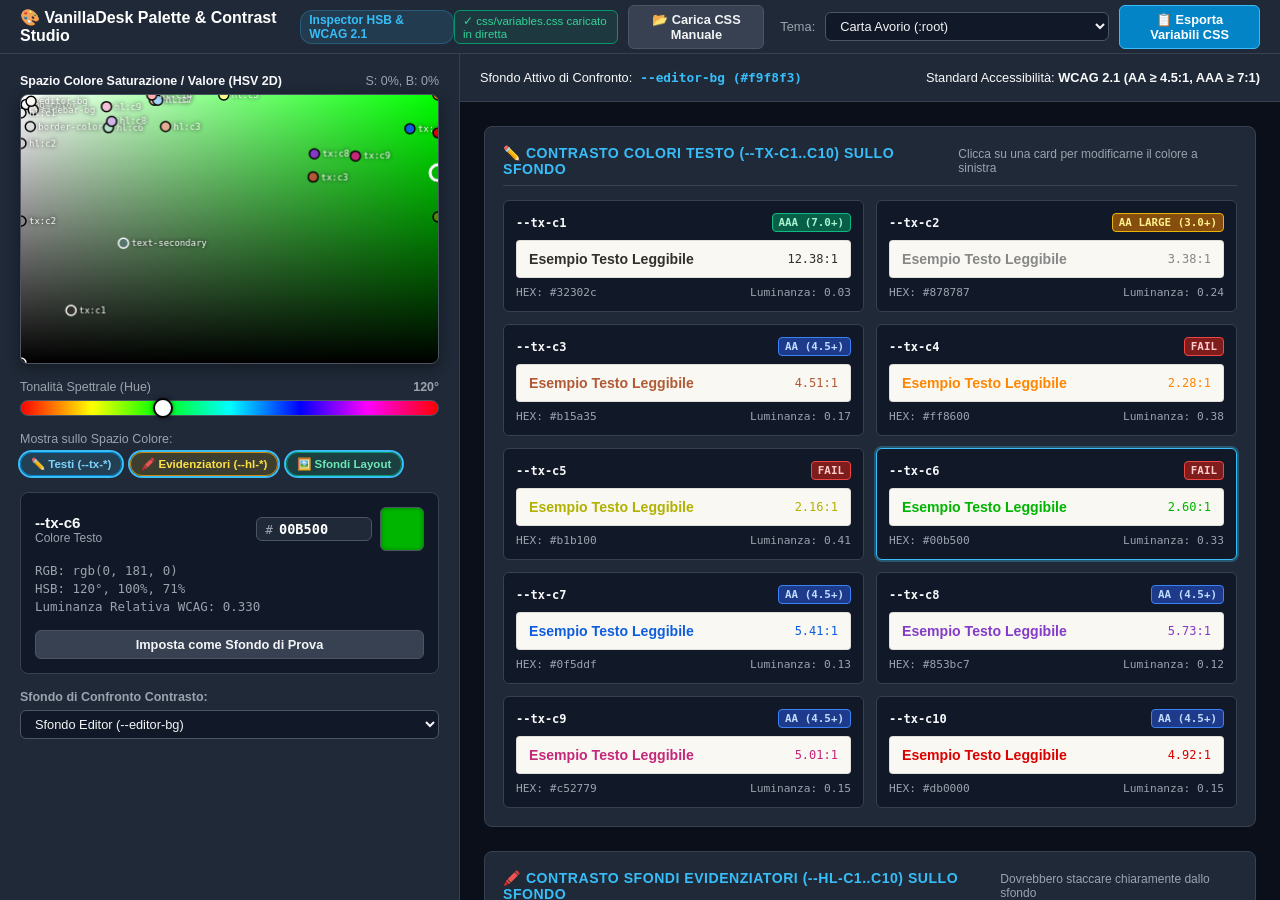
<file: scelta_colori.html>
<!DOCTYPE html>
<html lang="it">
<head>
    <meta charset="UTF-8">
    <meta name="viewport" content="width=device-width, initial-scale=1.0">
    <title>VanillaDesk - Color Space & Contrast Inspector</title>
    <link rel="icon" href="data:image/svg+xml,<svg xmlns=%22http://www.w3.org/2000/svg%22 viewBox=%220 0 100 100%22><text y=%22.9em%22 font-size=%2290%22>🎨</text></svg>">
    
    <style>
        :root {
            --ui-bg: #111827;
            --ui-surface: #1f2937;
            --ui-surface-hover: #374151;
            --ui-border: #374151;
            --ui-text-primary: #f9fafb;
            --ui-text-secondary: #9ca3af;
            --ui-accent: #38bdf8;
            --font-stack: -apple-system, BlinkMacSystemFont, "Segoe UI", Roboto, sans-serif;
            --font-mono: "Menlo", "Consolas", "Monaco", monospace;
        }

        * {
            box-sizing: border-box;
            margin: 0;
            padding: 0;
        }

        body {
            font-family: var(--font-stack);
            background: var(--ui-bg);
            color: var(--ui-text-primary);
            height: 100vh;
            display: flex;
            flex-direction: column;
            overflow: hidden;
        }

        header {
            height: 54px;
            background: var(--ui-surface);
            border-bottom: 1px solid var(--ui-border);
            display: flex;
            align-items: center;
            justify-content: space-between;
            padding: 0 20px;
            flex-shrink: 0;
            z-index: 20;
        }

        .brand-title {
            display: flex;
            align-items: center;
            gap: 10px;
            font-weight: 700;
            font-size: 1rem;
            color: #ffffff;
        }

        .brand-title span {
            font-size: 0.75rem;
            color: var(--ui-accent);
            background: rgba(56, 189, 248, 0.12);
            padding: 2px 8px;
            border-radius: 12px;
            border: 1px solid rgba(56, 189, 248, 0.25);
        }

        .header-controls {
            display: flex;
            align-items: center;
            gap: 10px;
        }

        .btn-ui {
            background: #374151;
            color: #f3f4f6;
            border: 1px solid #4b5563;
            border-radius: 6px;
            padding: 6px 12px;
            font-size: 0.8rem;
            font-weight: 600;
            cursor: pointer;
            display: inline-flex;
            align-items: center;
            gap: 6px;
            transition: all 0.15s ease;
        }

        .btn-ui:hover {
            background: #4b5563;
            color: #ffffff;
        }

        .btn-ui-primary {
            background: #0284c7;
            border-color: #38bdf8;
            color: #ffffff;
        }

        .btn-ui-primary:hover {
            background: #0369a1;
        }

        select.select-ui {
            background: #111827;
            color: #f3f4f6;
            border: 1px solid #4b5563;
            border-radius: 6px;
            padding: 5px 10px;
            font-size: 0.8rem;
            outline: none;
            cursor: pointer;
        }

        .source-status-badge {
            font-size: 0.72rem;
            padding: 3px 8px;
            border-radius: 6px;
            border: 1px solid #4b5563;
            background: #111827;
            color: var(--ui-text-secondary);
            display: inline-flex;
            align-items: center;
            gap: 5px;
        }

        .source-status-badge.live {
            border-color: #059669;
            color: #34d399;
            background: rgba(16, 185, 129, 0.1);
        }

        .main-layout {
            flex: 1;
            display: grid;
            grid-template-columns: 460px 1fr;
            overflow: hidden;
        }

        /* PANNELLO SINISTRA (Spazio Colore e Grafici) */
        .color-space-panel {
            background: var(--ui-surface);
            border-right: 1px solid var(--ui-border);
            display: flex;
            flex-direction: column;
            padding: 20px;
            gap: 16px;
            overflow-y: auto;
        }

        .canvas-container {
            position: relative;
            width: 100%;
            height: 270px;
            border-radius: 8px;
            overflow: hidden;
            box-shadow: 0 4px 14px rgba(0, 0, 0, 0.4);
            border: 1px solid #4b5563;
            cursor: crosshair;
        }

        #colorSpaceCanvas {
            width: 100%;
            height: 100%;
            display: block;
        }

        .slider-group {
            display: flex;
            flex-direction: column;
            gap: 6px;
        }

        .slider-label {
            display: flex;
            justify-content: space-between;
            font-size: 0.78rem;
            color: var(--ui-text-secondary);
        }

        .hue-slider {
            -webkit-appearance: none;
            width: 100%;
            height: 16px;
            border-radius: 8px;
            outline: none;
            cursor: pointer;
            background: linear-gradient(to right, 
                #ff0000 0%, #ffff00 17%, #00ff00 33%, 
                #00ffff 50%, #0000ff 67%, #ff00ff 83%, #ff0000 100%);
            border: 1px solid #4b5563;
        }

        .hue-slider::-webkit-slider-thumb {
            -webkit-appearance: none;
            appearance: none;
            width: 20px;
            height: 20px;
            border-radius: 50%;
            background: #ffffff;
            border: 2px solid #000000;
            box-shadow: 0 0 5px rgba(0,0,0,0.5);
            cursor: pointer;
        }

        .category-filter-chips {
            display: flex;
            gap: 8px;
            flex-wrap: wrap;
        }

        .chip {
            padding: 4px 10px;
            border-radius: 12px;
            font-size: 0.72rem;
            font-weight: 600;
            cursor: pointer;
            border: 1px solid transparent;
            user-select: none;
            transition: all 0.15s ease;
        }

        .chip.active {
            box-shadow: 0 0 0 2px var(--ui-accent);
        }

        .chip-texts { background: rgba(56, 189, 248, 0.15); color: #7dd3fc; border-color: #0284c7; }
        .chip-highlights { background: rgba(234, 179, 8, 0.15); color: #fde047; border-color: #ca8a04; }
        .chip-layout { background: rgba(16, 185, 129, 0.15); color: #6ee7b7; border-color: #059669; }

        .active-color-card {
            background: #111827;
            border: 1px solid var(--ui-border);
            border-radius: 8px;
            padding: 14px;
            display: flex;
            flex-direction: column;
            gap: 12px;
        }

        .active-color-header {
            display: flex;
            align-items: center;
            justify-content: space-between;
        }

        .color-preview-box {
            display: flex;
            align-items: center;
            gap: 8px;
        }

        .color-swatch-large {
            width: 44px;
            height: 44px;
            border-radius: 6px;
            border: 1px solid #4b5563;
            box-shadow: inset 0 0 4px rgba(0,0,0,0.3);
            position: relative;
            cursor: pointer;
        }

        .native-color-input {
            position: absolute;
            top: 0;
            left: 0;
            width: 100%;
            height: 100%;
            opacity: 0;
            cursor: pointer;
        }

        .hex-input-group {
            display: flex;
            align-items: center;
            gap: 6px;
            background: #1f2937;
            padding: 3px 8px;
            border: 1px solid #4b5563;
            border-radius: 6px;
        }

        .hex-input-group:focus-within {
            border-color: var(--ui-accent);
        }

        .hex-text-input {
            background: transparent;
            border: none;
            color: #ffffff;
            font-family: var(--font-mono);
            font-size: 0.85rem;
            font-weight: 700;
            width: 84px;
            outline: none;
            text-transform: uppercase;
        }

        .active-color-details {
            font-family: var(--font-mono);
            font-size: 0.78rem;
            color: var(--ui-text-secondary);
            display: flex;
            flex-direction: column;
            gap: 3px;
        }

        /* PANNELLO DESTRA (Matrici di Contrasto e Leggibilità) */
        .workspace-panel {
            background: #0b0f19;
            display: flex;
            flex-direction: column;
            overflow: hidden;
        }

        .workspace-toolbar {
            height: 48px;
            background: var(--ui-surface);
            border-bottom: 1px solid var(--ui-border);
            display: flex;
            align-items: center;
            justify-content: space-between;
            padding: 0 20px;
            font-size: 0.8rem;
        }

        .workspace-scroll {
            flex: 1;
            overflow-y: auto;
            padding: 24px;
            display: flex;
            flex-direction: column;
            gap: 24px;
        }

        .section-box {
            background: var(--ui-surface);
            border: 1px solid var(--ui-border);
            border-radius: 8px;
            padding: 18px;
            display: flex;
            flex-direction: column;
            gap: 14px;
        }

        .section-header {
            display: flex;
            align-items: center;
            justify-content: space-between;
            border-bottom: 1px solid var(--ui-border);
            padding-bottom: 8px;
        }

        .section-title {
            font-size: 0.88rem;
            font-weight: 700;
            color: var(--ui-accent);
            text-transform: uppercase;
            letter-spacing: 0.5px;
            display: flex;
            align-items: center;
            gap: 8px;
        }

        /* GRIGLIA CARDS CONTRASTO */
        .contrast-cards-grid {
            display: grid;
            grid-template-columns: repeat(auto-fill, minmax(280px, 1fr));
            gap: 12px;
        }

        .contrast-card {
            border-radius: 6px;
            padding: 12px;
            display: flex;
            flex-direction: column;
            gap: 8px;
            border: 1px solid var(--ui-border);
            background: #111827;
            transition: transform 0.15s, border-color 0.15s;
            cursor: pointer;
        }

        .contrast-card:hover {
            transform: translateY(-2px);
            border-color: var(--ui-accent);
        }

        .contrast-card.is-selected {
            border-color: var(--ui-accent);
            box-shadow: 0 0 0 2px rgba(56, 189, 248, 0.3);
        }

        .contrast-header {
            display: flex;
            align-items: center;
            justify-content: space-between;
            font-size: 0.75rem;
            font-family: var(--font-mono);
        }

        .contrast-badge {
            font-size: 0.68rem;
            font-weight: 700;
            padding: 2px 6px;
            border-radius: 4px;
            text-transform: uppercase;
        }

        .badge-aaa { background: #065f46; color: #a7f3d0; border: 1px solid #10b981; }
        .badge-aa { background: #1e3a8a; color: #bfdbfe; border: 1px solid #3b82f6; }
        .badge-aalarge { background: #854d0e; color: #fef08a; border: 1px solid #eab308; }
        .badge-fail { background: #7f1d1d; color: #fecaca; border: 1px solid #ef4444; }

        .sample-preview-box {
            padding: 10px 12px;
            border-radius: 4px;
            font-size: 0.88rem;
            display: flex;
            align-items: center;
            justify-content: space-between;
            border: 1px solid rgba(0,0,0,0.1);
        }

        /* MATRICE INCROCIATA (HEATMAP TABLE) */
        .matrix-table-wrapper {
            overflow-x: auto;
            border: 1px solid var(--ui-border);
            border-radius: 6px;
        }

        table.contrast-matrix {
            width: 100%;
            border-collapse: collapse;
            font-size: 0.72rem;
            font-family: var(--font-mono);
            text-align: center;
        }

        table.contrast-matrix th,
        table.contrast-matrix td {
            padding: 6px 8px;
            border: 1px solid var(--ui-border);
            white-space: nowrap;
        }

        table.contrast-matrix th {
            background: #111827;
            color: var(--ui-text-secondary);
            font-weight: 600;
        }

        .matrix-cell {
            cursor: pointer;
            transition: transform 0.1s;
        }

        .matrix-cell:hover {
            transform: scale(1.08);
            z-index: 5;
            box-shadow: 0 0 6px rgba(0,0,0,0.5);
        }

        .export-textarea {
            width: 100%;
            height: 140px;
            background: #0f172a;
            color: #38bdf8;
            font-family: var(--font-mono);
            font-size: 0.75rem;
            padding: 10px;
            border-radius: 6px;
            border: 1px solid #334155;
            outline: none;
            resize: vertical;
        }

        .toast-notify {
            position: fixed;
            bottom: 20px;
            right: 20px;
            background: #1f2937;
            border: 1px solid var(--ui-accent);
            color: #ffffff;
            padding: 8px 16px;
            border-radius: 6px;
            font-size: 0.82rem;
            box-shadow: 0 10px 25px rgba(0,0,0,0.5);
            display: none;
            z-index: 9999;
        }
    </style>
</head>
<body>

    <header>
        <div class="brand-title">
            🎨 VanillaDesk Palette & Contrast Studio
            <span>Inspector HSB & WCAG 2.1</span>
        </div>

        <div class="header-controls">
            <span class="source-status-badge" id="sourceBadge">Verifica css/variables.css...</span>

            <input type="file" id="cssFileInput" accept=".css" style="display:none;" onchange="Inspector.handleManualFile(this)">
            <button class="btn-ui" onclick="document.getElementById('cssFileInput').click()" title="Seleziona manualmente un file CSS se il caricamento automatico locale è bloccato">
                📂 Carica CSS Manuale
            </button>

            <label style="font-size:0.8rem; color:var(--ui-text-secondary); margin-left:6px;">Tema:</label>
            <select class="select-ui" id="themeSelector" onchange="Inspector.changeTheme(this.value)">
                <option value="default">Carta Avorio (:root)</option>
                <option value="white">Bianco Puro ([data-theme="white"])</option>
                <option value="pastel">Fresco Pastello ([data-theme="pastel"])</option>
                <option value="dark">Blu Lavagna ([data-theme="dark"])</option>
                <option value="notion-dark">Notte Stellata ([data-theme="notion-dark"])</option>
            </select>

            <button class="btn-ui btn-ui-primary" onclick="Inspector.exportCSS()">
                📋 Esporta Variabili CSS
            </button>
        </div>
    </header>

    <div class="main-layout">
        
        <!-- PANNELLO SINISTRA: PIANO HSB 2D & SELEZIONATORE -->
        <aside class="color-space-panel">
            
            <div>
                <div class="slider-label" style="margin-bottom:6px;">
                    <span style="font-weight:bold; color:var(--ui-text-primary);">Spazio Colore Saturazione / Valore (HSV 2D)</span>
                    <span id="canvasCoordsHint">S: 0%, B: 0%</span>
                </div>
                
                <div class="canvas-container" id="canvasBox">
                    <canvas id="colorSpaceCanvas"></canvas>
                </div>
            </div>

            <!-- Slider Tonalità (Hue 0-360°) -->
            <div class="slider-group">
                <div class="slider-label">
                    <span>Tonalità Spettrale (Hue)</span>
                    <b id="hueValueLabel">120°</b>
                </div>
                <input type="range" min="0" max="360" value="120" class="hue-slider" id="hueRange" oninput="Inspector.setHue(this.value)">
            </div>

            <!-- Filtri Categorie Nodi nello Spazio Colore -->
            <div>
                <span class="slider-label" style="margin-bottom:6px;">Mostra sullo Spazio Colore:</span>
                <div class="category-filter-chips">
                    <div class="chip chip-texts active" id="chip-texts" onclick="Inspector.toggleCategory('texts')">
                        ✏️ Testi (--tx-*)
                    </div>
                    <div class="chip chip-highlights active" id="chip-highlights" onclick="Inspector.toggleCategory('highlights')">
                        🖍️ Evidenziatori (--hl-*)
                    </div>
                    <div class="chip chip-layout active" id="chip-layout" onclick="Inspector.toggleCategory('layout')">
                        🖼️ Sfondi Layout
                    </div>
                </div>
            </div>

            <!-- Dettagli e Modifica Diretta del Colore Attivo -->
            <div class="active-color-card" id="activeColorCard">
                <div class="active-color-header">
                    <div>
                        <div style="font-weight:bold; font-size:0.95rem;" id="activeColorVar">--tx-c6</div>
                        <div style="font-size:0.75rem; color:var(--ui-text-secondary);" id="activeColorRole">Colore Testo</div>
                    </div>
                    
                    <div class="color-preview-box">
                        <div class="hex-input-group">
                            <span style="color:var(--ui-text-secondary); font-size:0.8rem; font-family:var(--font-mono);">#</span>
                            <input type="text" class="hex-text-input" id="hexDirectInput" maxlength="7" spellcheck="false" 
                                   oninput="Inspector.handleDirectHexInput(this.value)">
                        </div>

                        <div class="color-swatch-large" id="activeColorSwatch" title="Clicca per aprire il color picker nativo">
                            <input type="color" class="native-color-input" id="nativeColorPicker" oninput="Inspector.handleNativeColorPicker(this.value)">
                        </div>
                    </div>
                </div>

                <div class="active-color-details">
                    <div>RGB: <span id="valRgb">rgb(0, 181, 0)</span></div>
                    <div>HSB: <span id="valHsb">120°, 100%, 71%</span></div>
                    <div>Luminanza Relativa WCAG: <span id="valLuminance">0.342</span></div>
                </div>

                <div style="display:flex; gap:8px; margin-top:4px;">
                    <button class="btn-ui" style="flex:1; justify-content:center;" onclick="Inspector.setAsActiveBackground()">
                        Imposta come Sfondo di Prova
                    </button>
                </div>
            </div>

            <!-- Selettore Rapido Sfondo Attivo per i Contrasti -->
            <div style="display:flex; flex-direction:column; gap:6px;">
                <label style="font-size:0.78rem; color:var(--ui-text-secondary); font-weight:600;">Sfondo di Confronto Contrasto:</label>
                <select class="select-ui" id="bgCompareSelector" onchange="Inspector.setCompareBackground(this.value)">
                    <option value="editor-bg">Sfondo Editor (--editor-bg)</option>
                    <option value="sidebar-bg">Sfondo Sidebar (--sidebar-bg)</option>
                    <option value="bg-color">Sfondo Applicazione (--bg-color)</option>
                    <option value="white">Bianco Assoluto (#ffffff)</option>
                    <option value="black">Nero Assoluto (#000000)</option>
                </select>
            </div>

        </aside>

        <!-- PANNELLO DESTRA: CONTRASTI WCAG E MATRICE INCROCIATA -->
        <main class="workspace-panel">
            
            <div class="workspace-toolbar">
                <div style="display:flex; align-items:center; gap:8px;">
                    <span>Sfondo Attivo di Confronto:</span>
                    <span id="currentBgLabel" style="font-family:var(--font-mono); font-weight:bold; color:var(--ui-accent);">--editor-bg (#f9f8f3)</span>
                </div>
                <div>Standard Accessibilità: <b>WCAG 2.1 (AA ≥ 4.5:1, AAA ≥ 7:1)</b></div>
            </div>

            <div class="workspace-scroll">
                
                <!-- 1. ANALISI CONTRASTO TESTI SU SFONDO ATTIVO -->
                <div class="section-box">
                    <div class="section-header">
                        <span class="section-title">✏️ Contrasto Colori Testo (--tx-c1..c10) sullo Sfondo</span>
                        <span style="font-size:0.75rem; color:var(--ui-text-secondary);">Clicca su una card per modificarne il colore a sinistra</span>
                    </div>

                    <div class="contrast-cards-grid" id="textContrastGrid"></div>
                </div>

                <!-- 2. ANALISI CONTRASTO EVIDENZIATORI SU SFONDO ATTIVO -->
                <div class="section-box">
                    <div class="section-header">
                        <span class="section-title">🖍️ Contrasto Sfondi Evidenziatori (--hl-c1..c10) sullo Sfondo</span>
                        <span style="font-size:0.75rem; color:var(--ui-text-secondary);">Dovrebbero staccare chiaramente dallo sfondo</span>
                    </div>

                    <div class="contrast-cards-grid" id="highlightContrastGrid"></div>
                </div>

                <!-- 3. MATRICE INCROCIATA (TESTI SU EVIDENZIATORI) -->
                <div class="section-box">
                    <div class="section-header">
                        <span class="section-title">📊 Matrice Incrociata: Testi su Evidenziatori (Pillole & Tag)</span>
                        <span style="font-size:0.75rem; color:var(--ui-text-secondary);">Leggibilità reale tra Testo e Pillola</span>
                    </div>

                    <div class="matrix-table-wrapper">
                        <table class="contrast-matrix" id="crossMatrixTable"></table>
                    </div>
                </div>

                <!-- 4. ESPORTAZIONE RAPIDA CSS -->
                <div class="section-box">
                    <div class="section-header">
                        <span class="section-title">💾 Esportazione CSS (Pronto per variables.css o custom.css)</span>
                        <button class="btn-ui" onclick="Inspector.copyExportText()">Copia Negli Appunti</button>
                    </div>

                    <textarea class="export-textarea" id="exportCssArea" readonly spellcheck="false"></textarea>
                </div>

            </div>
        </main>
    </div>

    <div class="toast-notify" id="inspectorToast">Messaggio</div>

    <script>
        const ColorMath = {
            hexToRgb: (hex) => {
                let c = (hex || '').replace('#', '').trim();
                if (c.length === 3) c = c.split('').map(x => x + x).join('');
                if (c.length !== 6) return { r: 0, g: 0, b: 0 };
                const num = parseInt(c, 16);
                return {
                    r: (num >> 16) & 255,
                    g: (num >> 8) & 255,
                    b: num & 255
                };
            },

            rgbToHex: (r, g, b) => {
                const toHex = (n) => Math.max(0, Math.min(255, Math.round(n))).toString(16).padStart(2, '0');
                return `#${toHex(r)}${toHex(g)}${toHex(b)}`;
            },

            rgbToHsb: (r, g, b) => {
                r /= 255; g /= 255; b /= 255;
                const max = Math.max(r, g, b), min = Math.min(r, g, b);
                const d = max - min;
                let h = 0;
                const s = max === 0 ? 0 : d / max;
                const v = max;

                if (max !== min) {
                    switch (max) {
                        case r: h = (g - b) / d + (g < b ? 6 : 0); break;
                        case g: h = (b - r) / d + 2; break;
                        case b: h = (r - g) / d + 4; break;
                    }
                    h /= 6;
                }
                return { h: Math.round(h * 360), s: s, b: v };
            },

            hsbToRgb: (h, s, b) => {
                h = (h % 360) / 360;
                let r, g, bl;
                const i = Math.floor(h * 6);
                const f = h * 6 - i;
                const p = b * (1 - s);
                const q = b * (1 - f * s);
                const t = b * (1 - (1 - f) * s);

                switch (i % 6) {
                    case 0: r = b; g = t; bl = p; break;
                    case 1: r = q; g = b; bl = p; break;
                    case 2: r = p; g = b; bl = t; break;
                    case 3: r = p; g = q; bl = b; break;
                    case 4: r = t; g = p; bl = b; break;
                    case 5: r = b; g = p; bl = q; break;
                }
                return { r: r * 255, g: g * 255, b: bl * 255 };
            },

            getRelativeLuminance: (rgb) => {
                const sRGB = [rgb.r / 255, rgb.g / 255, rgb.b / 255].map(val => {
                    return val <= 0.03928 ? val / 12.92 : Math.pow((val + 0.055) / 1.055, 2.4);
                });
                return 0.2126 * sRGB[0] + 0.7152 * sRGB[1] + 0.0722 * sRGB[2];
            },

            getContrastRatio: (hex1, hex2) => {
                try {
                    const rgb1 = ColorMath.hexToRgb(hex1);
                    const rgb2 = ColorMath.hexToRgb(hex2);
                    const l1 = ColorMath.getRelativeLuminance(rgb1);
                    const l2 = ColorMath.getRelativeLuminance(rgb2);
                    const lighter = Math.max(l1, l2);
                    const darker = Math.min(l1, l2);
                    return (lighter + 0.05) / (darker + 0.05);
                } catch (_) {
                    return 1.0;
                }
            }
        };

        const Inspector = {
            parsedThemes: {},
            currentThemeKey: 'default',
            activeHue: 120,
            selectedColorVar: '--tx-c6',
            compareBgColorHex: '#f9f8f3',
            compareBgVarName: '--editor-bg',
            
            categories: {
                texts: true,
                highlights: true,
                layout: true
            },

            init: async () => {
                Inspector.initCanvas();
                await Inspector.loadLiveCSS();
            },

            // Tenta il caricamento diretto via HTTP/fetch di css/variables.css
            loadLiveCSS: async () => {
                const badge = document.getElementById('sourceBadge');
                try {
                    const res = await fetch('css/variables.css');
                    if (res.ok) {
                        const cssText = await res.text();
                        Inspector.parseFullCSS(cssText);
                        badge.textContent = "✓ css/variables.css caricato in diretta";
                        badge.classList.add('live');
                        return;
                    }
                } catch (_) {}

                badge.textContent = "⚠️ Apri tramite server o usa 'Carica CSS'";
                badge.classList.remove('live');

                // Se fetch fallisce (es. protocollo file://), inizializza la struttura base per accogliere il file
                Inspector.initializeEmptyThemeStructure();
                Inspector.renderAll();
            },

            handleManualFile: (input) => {
                if (!input.files || !input.files[0]) return;
                const file = input.files[0];
                const reader = new FileReader();
                reader.onload = (e) => {
                    const cssText = e.target.result;
                    Inspector.parseFullCSS(cssText);
                    const badge = document.getElementById('sourceBadge');
                    badge.textContent = `✓ ${file.name} caricato manualmente`;
                    badge.classList.add('live');
                    Inspector.showToast(`File ${file.name} analizzato con successo!`);
                };
                reader.readAsText(file);
            },

            // PARSER UNIVERSALE CSS PER TUTTI I BLOCCHI TEMA
            parseFullCSS: (cssText) => {
                if (!cssText) return;

                // Rimuove i commenti CSS per evitare interferenze
                const cleanCss = cssText.replace(/\/\*[\s\S]*?\*\//g, '');

                const themes = {
                    default: { name: "Carta Avorio (:root)", selector: ":root", layout: {}, highlights: {}, texts: {} },
                    white: { name: "Bianco Puro", selector: '\\[data-theme="white"\\]', layout: {}, highlights: {}, texts: {} },
                    dark: { name: "Blu Lavagna (Dark)", selector: '\\[data-theme="dark"\\]', layout: {}, highlights: {}, texts: {} },
                    "notion-dark": { name: "Notte Stellata (Notion Dark)", selector: '\\[data-theme="notion-dark"\\]', layout: {}, highlights: {}, texts: {} },
                    pastel: { name: "Fresco Pastello", selector: '\\[data-theme="pastel"\\]', layout: {}, highlights: {}, texts: {} }
                };

                for (const [key, tObj] of Object.entries(themes)) {
                    const regex = new RegExp(tObj.selector + '\\s*\\{([^}]+)\\}', 'i');
                    const match = cleanCss.match(regex);
                    if (match && match[1]) {
                        const declarations = match[1].split(';');
                        declarations.forEach(decl => {
                            const [prop, val] = decl.split(':');
                            if (!prop || !val) return;
                            const p = prop.trim();
                            let v = val.trim().split(' ')[0]; // Rimuove eventuali commenti inline
                            if (!v.startsWith('#') && !v.startsWith('rgb')) return;

                            if (p.startsWith('--tx-c')) {
                                tObj.texts[p] = v;
                            } else if (p.startsWith('--hl-c')) {
                                tObj.highlights[p] = v;
                            } else if (['--bg-color', '--sidebar-bg', '--editor-bg', '--text-primary', '--text-secondary', '--accent-color', '--border-color'].includes(p)) {
                                tObj.layout[p] = v;
                            }
                        });
                    }
                }

                // Eredita nel white/pastel le definizioni layout se mancanti
                Inspector.parsedThemes = themes;

                // Seleziona il tema attuale o default
                Inspector.changeTheme(Inspector.currentThemeKey || 'default');
            },

            initializeEmptyThemeStructure: () => {
                Inspector.parsedThemes = {
                    default: {
                        name: "Carta Avorio (:root)",
                        layout: { "--bg-color": "#f3f4f6", "--sidebar-bg": "#f9f8f3", "--editor-bg": "#f9f8f3", "--text-primary": "#000000", "--text-secondary": "#566172", "--accent-color": "#4f8b00", "--border-color": "#e5e7eb" },
                        highlights: { "--hl-c1": "#eeeeee", "--hl-c2": "#d1d1d1", "--hl-c3": "#e1ad93", "--hl-c4": "#fad0aa", "--hl-c5": "#ffff83", "--hl-c6": "#b1e0c9", "--hl-c7": "#a8d5fa", "--hl-c8": "#d1b4e6", "--hl-c9": "#f4c2d7", "--hl-c10": "#ffb1af" },
                        texts: { "--tx-c1": "#32302c", "--tx-c2": "#878787", "--tx-c3": "#b15a35", "--tx-c4": "#ff8600", "--tx-c5": "#b1b100", "--tx-c6": "#00b500", "--tx-c7": "#0f5ddf", "--tx-c8": "#853bc7", "--tx-c9": "#c52779", "--tx-c10": "#db0000" }
                    }
                };
            },

            initCanvas: () => {
                const canvas = document.getElementById('colorSpaceCanvas');
                const box = document.getElementById('canvasBox');

                const resizeCanvas = () => {
                    const rect = box.getBoundingClientRect();
                    canvas.width = rect.width;
                    canvas.height = rect.height;
                    Inspector.drawColorSpace();
                };

                window.addEventListener('resize', resizeCanvas);
                resizeCanvas();

                canvas.addEventListener('click', (e) => {
                    const rect = canvas.getBoundingClientRect();
                    const x = e.clientX - rect.left;
                    const y = e.clientY - rect.top;

                    const sat = Math.max(0, Math.min(1, x / canvas.width));
                    const val = Math.max(0, Math.min(1, 1 - (y / canvas.height)));

                    if (Inspector.selectedColorVar) {
                        const rgb = ColorMath.hsbToRgb(Inspector.activeHue, sat, val);
                        const newHex = ColorMath.rgbToHex(rgb.r, rgb.g, rgb.b);
                        Inspector.updateColorValue(Inspector.selectedColorVar, newHex);
                    }
                });

                canvas.addEventListener('mousemove', (e) => {
                    const rect = canvas.getBoundingClientRect();
                    const x = e.clientX - rect.left;
                    const y = e.clientY - rect.top;
                    const sat = Math.round(Math.max(0, Math.min(1, x / canvas.width)) * 100);
                    const val = Math.round(Math.max(0, Math.min(1, 1 - (y / canvas.height))) * 100);
                    document.getElementById('canvasCoordsHint').innerText = `S: ${sat}%, B: ${val}%`;
                });
            },

            // GESTORE MODIFICA DIRETTA CODICE ESADECIMALE
            handleDirectHexInput: (rawVal) => {
                let clean = rawVal.trim().replace(/^#+/, '');
                if (clean.length === 3) {
                    clean = clean.split('').map(c => c + c).join('');
                }

                if (/^[0-9a-fA-F]{6}$/.test(clean)) {
                    const formattedHex = '#' + clean.toLowerCase();
                    Inspector.updateColorValue(Inspector.selectedColorVar, formattedHex);
                }
            },

            handleNativeColorPicker: (hexVal) => {
                if (hexVal && hexVal.startsWith('#')) {
                    Inspector.updateColorValue(Inspector.selectedColorVar, hexVal);
                }
            },

            setHue: (val) => {
                Inspector.activeHue = parseInt(val, 10);
                document.getElementById('hueValueLabel').innerText = `${Inspector.activeHue}°`;
                Inspector.drawColorSpace();

                // Se l'utente ruota lo slider della tonalità, ricalcola il colore attivo mantenendone saturazione e valore
                if (Inspector.selectedColorVar) {
                    const hex = Inspector.getColorHex(Inspector.selectedColorVar);
                    const rgb = ColorMath.hexToRgb(hex);
                    const hsb = ColorMath.rgbToHsb(rgb.r, rgb.g, rgb.b);
                    const newRgb = ColorMath.hsbToRgb(Inspector.activeHue, hsb.s, hsb.b);
                    const newHex = ColorMath.rgbToHex(newRgb.r, newRgb.g, newRgb.b);
                    Inspector.updateColorValue(Inspector.selectedColorVar, newHex, false);
                }
            },

            toggleCategory: (catKey) => {
                Inspector.categories[catKey] = !Inspector.categories[catKey];
                const chip = document.getElementById(`chip-${catKey}`);
                if (chip) {
                    if (Inspector.categories[catKey]) chip.classList.add('active');
                    else chip.classList.remove('active');
                }
                Inspector.drawColorSpace();
            },

            changeTheme: (themeKey) => {
                Inspector.currentThemeKey = themeKey;
                const themeData = Inspector.parsedThemes[themeKey] || Inspector.parsedThemes['default'];
                if (!themeData) return;

                const defBg = themeData.layout['--editor-bg'] || themeData.layout['--bg-color'] || '#ffffff';
                Inspector.compareBgColorHex = defBg;
                Inspector.compareBgVarName = '--editor-bg';
                document.getElementById('bgCompareSelector').value = 'editor-bg';

                Inspector.selectColor(Inspector.selectedColorVar || '--tx-c6');
                Inspector.renderAll();
            },

            setCompareBackground: (val) => {
                const theme = Inspector.parsedThemes[Inspector.currentThemeKey] || Inspector.parsedThemes['default'];
                if (!theme) return;
                const layout = theme.layout;

                if (val === 'editor-bg') {
                    Inspector.compareBgColorHex = layout['--editor-bg'] || '#ffffff';
                    Inspector.compareBgVarName = '--editor-bg';
                } else if (val === 'sidebar-bg') {
                    Inspector.compareBgColorHex = layout['--sidebar-bg'] || '#f9fafb';
                    Inspector.compareBgVarName = '--sidebar-bg';
                } else if (val === 'bg-color') {
                    Inspector.compareBgColorHex = layout['--bg-color'] || '#f3f4f6';
                    Inspector.compareBgVarName = '--bg-color';
                } else if (val === 'white') {
                    Inspector.compareBgColorHex = '#ffffff';
                    Inspector.compareBgVarName = 'Bianco Puro';
                } else if (val === 'black') {
                    Inspector.compareBgColorHex = '#000000';
                    Inspector.compareBgVarName = 'Nero Puro';
                }
                Inspector.renderAll();
            },

            setAsActiveBackground: () => {
                const hex = Inspector.getColorHex(Inspector.selectedColorVar);
                Inspector.compareBgColorHex = hex;
                Inspector.compareBgVarName = Inspector.selectedColorVar;
                document.getElementById('bgCompareSelector').value = 'custom';
                Inspector.renderAll();
                Inspector.showToast(`Sfondo di confronto impostato su ${Inspector.selectedColorVar} (${hex})`);
            },

            getColorHex: (varName) => {
                const theme = Inspector.parsedThemes[Inspector.currentThemeKey] || Inspector.parsedThemes['default'];
                if (!theme) return '#ffffff';
                return theme.texts[varName] || theme.highlights[varName] || theme.layout[varName] || '#ffffff';
            },

            updateColorValue: (varName, newHex, syncHue = true) => {
                const theme = Inspector.parsedThemes[Inspector.currentThemeKey] || Inspector.parsedThemes['default'];
                if (!theme) return;

                if (theme.texts[varName]) theme.texts[varName] = newHex;
                else if (theme.highlights[varName]) theme.highlights[varName] = newHex;
                else if (theme.layout[varName]) theme.layout[varName] = newHex;

                if (syncHue) {
                    const rgb = ColorMath.hexToRgb(newHex);
                    const hsb = ColorMath.rgbToHsb(rgb.r, rgb.g, rgb.b);
                    Inspector.activeHue = hsb.h;
                    document.getElementById('hueRange').value = hsb.h;
                    document.getElementById('hueValueLabel').innerText = `${hsb.h}°`;
                }

                Inspector.renderAll();
            },

            drawColorSpace: () => {
                const canvas = document.getElementById('colorSpaceCanvas');
                const ctx = canvas.getContext('2d');
                const w = canvas.width;
                const h = canvas.height;

                // 1. Orizzontale: Bianco -> Colore Tonalità Pura
                const pureRgb = ColorMath.hsbToRgb(Inspector.activeHue, 1, 1);
                const pureHex = ColorMath.rgbToHex(pureRgb.r, pureRgb.g, pureRgb.b);

                const gradH = ctx.createLinearGradient(0, 0, w, 0);
                gradH.addColorStop(0, '#ffffff');
                gradH.addColorStop(1, pureHex);
                ctx.fillStyle = gradH;
                ctx.fillRect(0, 0, w, h);

                // 2. Verticale: Trasparente -> Nero Assoluto
                const gradV = ctx.createLinearGradient(0, 0, 0, h);
                gradV.addColorStop(0, 'rgba(0, 0, 0, 0)');
                gradV.addColorStop(1, '#000000');
                ctx.fillStyle = gradV;
                ctx.fillRect(0, 0, w, h);

                // 3. Plotting di tutti i colori del tema attivo
                const plotColor = (varName, hex, category, label) => {
                    if (!Inspector.categories[category]) return;
                    if (!hex || !hex.startsWith('#')) return;

                    const rgb = ColorMath.hexToRgb(hex);
                    const hsb = ColorMath.rgbToHsb(rgb.r, rgb.g, rgb.b);

                    const cx = hsb.s * w;
                    const cy = (1 - hsb.b) * h;

                    const isSelected = Inspector.selectedColorVar === varName;

                    ctx.save();
                    ctx.beginPath();
                    ctx.arc(cx, cy, isSelected ? 8 : 5, 0, Math.PI * 2);

                    ctx.fillStyle = hex;
                    ctx.fill();

                    ctx.lineWidth = isSelected ? 3 : 1.5;
                    ctx.strokeStyle = isSelected ? '#ffffff' : (hsb.b > 0.5 ? '#000000' : '#ffffff');
                    ctx.stroke();

                    if (isSelected || hsb.b > 0.15) {
                        ctx.font = isSelected ? 'bold 11px monospace' : '9px monospace';
                        ctx.fillStyle = '#ffffff';
                        ctx.shadowColor = '#000000';
                        ctx.shadowBlur = 4;
                        ctx.fillText(label, cx + 8, cy + 3);
                    }
                    ctx.restore();
                };

                const theme = Inspector.parsedThemes[Inspector.currentThemeKey] || Inspector.parsedThemes['default'];
                if (!theme) return;

                if (Inspector.categories.layout) {
                    for (const [k, v] of Object.entries(theme.layout)) {
                        plotColor(k, v, 'layout', k.replace('--', ''));
                    }
                }
                if (Inspector.categories.highlights) {
                    for (const [k, v] of Object.entries(theme.highlights)) {
                        plotColor(k, v, 'highlights', k.replace('--hl-', 'hl:'));
                    }
                }
                if (Inspector.categories.texts) {
                    for (const [k, v] of Object.entries(theme.texts)) {
                        plotColor(k, v, 'texts', k.replace('--tx-', 'tx:'));
                    }
                }
            },

            selectColor: (varName) => {
                Inspector.selectedColorVar = varName;
                const hex = Inspector.getColorHex(varName);

                if (hex.startsWith('#')) {
                    const rgb = ColorMath.hexToRgb(hex);
                    const hsb = ColorMath.rgbToHsb(rgb.r, rgb.g, rgb.b);
                    Inspector.activeHue = hsb.h;
                    document.getElementById('hueRange').value = hsb.h;
                    document.getElementById('hueValueLabel').innerText = `${hsb.h}°`;
                }

                Inspector.renderAll();
            },

            renderActiveColorCard: () => {
                const varName = Inspector.selectedColorVar;
                const hex = Inspector.getColorHex(varName);
                const rgb = ColorMath.hexToRgb(hex);
                const hsb = ColorMath.rgbToHsb(rgb.r, rgb.g, rgb.b);
                const lum = ColorMath.getRelativeLuminance(rgb).toFixed(3);

                document.getElementById('activeColorVar').innerText = varName;
                document.getElementById('activeColorRole').innerText = varName.startsWith('--tx') ? "Colore Testo" : (varName.startsWith('--hl') ? "Evidenziatore Sfondo" : "Layout");
                
                // Aggiorna l'input esadecimale e il picker nativo
                const hexClean = hex.replace('#', '').toUpperCase();
                const hexInput = document.getElementById('hexDirectInput');
                if (document.activeElement !== hexInput) {
                    hexInput.value = hexClean;
                }
                document.getElementById('nativeColorPicker').value = hex.startsWith('#') ? hex : '#ffffff';
                document.getElementById('activeColorSwatch').style.backgroundColor = hex;

                document.getElementById('valRgb').innerText = `rgb(${Math.round(rgb.r)}, ${Math.round(rgb.g)}, ${Math.round(rgb.b)})`;
                document.getElementById('valHsb').innerText = `${hsb.h}°, ${Math.round(hsb.s * 100)}%, ${Math.round(hsb.b * 100)}%`;
                document.getElementById('valLuminance').innerText = lum;
            },

            renderContrastGrids: () => {
                const theme = Inspector.parsedThemes[Inspector.currentThemeKey] || Inspector.parsedThemes['default'];
                if (!theme) return;
                const bgHex = Inspector.compareBgColorHex;
                document.getElementById('currentBgLabel').innerText = `${Inspector.compareBgVarName} (${bgHex})`;

                const buildCard = (varName, hex, isText) => {
                    const ratio = ColorMath.getContrastRatio(hex, bgHex);
                    const ratioStr = ratio.toFixed(2) + ':1';

                    let badgeClass = 'badge-fail';
                    let badgeText = 'FAIL';

                    if (ratio >= 7.0) { badgeClass = 'badge-aaa'; badgeText = 'AAA (7.0+)'; }
                    else if (ratio >= 4.5) { badgeClass = 'badge-aa'; badgeText = 'AA (4.5+)'; }
                    else if (ratio >= 3.0) { badgeClass = 'badge-aalarge'; badgeText = 'AA Large (3.0+)'; }

                    const isSelected = Inspector.selectedColorVar === varName;

                    return `
                        <div class="contrast-card ${isSelected ? 'is-selected' : ''}" onclick="Inspector.selectColor('${varName}')">
                            <div class="contrast-header">
                                <span style="font-weight:bold; color:var(--ui-text-primary);">${varName}</span>
                                <span class="contrast-badge ${badgeClass}">${badgeText}</span>
                            </div>
                            <div class="sample-preview-box" style="background-color: ${bgHex}; color: ${hex};">
                                <span style="font-weight:bold;">${isText ? 'Esempio Testo Leggibile' : 'Pillola Sfondo'}</span>
                                <span style="font-family:var(--font-mono); font-size:0.75rem;">${ratioStr}</span>
                            </div>
                            <div style="display:flex; justify-content:space-between; font-size:0.7rem; color:var(--ui-text-secondary); font-family:var(--font-mono);">
                                <span>HEX: ${hex}</span>
                                <span>Luminanza: ${ColorMath.getRelativeLuminance(ColorMath.hexToRgb(hex)).toFixed(2)}</span>
                            </div>
                        </div>
                    `;
                };

                const textGrid = document.getElementById('textContrastGrid');
                textGrid.innerHTML = Object.entries(theme.texts).map(([k, v]) => buildCard(k, v, true)).join('');

                const hlGrid = document.getElementById('highlightContrastGrid');
                hlGrid.innerHTML = Object.entries(theme.highlights).map(([k, v]) => buildCard(k, v, false)).join('');
            },

            renderCrossMatrix: () => {
                const theme = Inspector.parsedThemes[Inspector.currentThemeKey] || Inspector.parsedThemes['default'];
                if (!theme) return;

                const texts = Object.entries(theme.texts);
                const highlights = Object.entries(theme.highlights);

                let html = '<thead><tr><th>Testo ➔<br>Pillola ⬇</th>';
                texts.forEach(([tKey]) => {
                    html += `<th>${tKey.replace('--tx-', '')}</th>`;
                });
                html += '</tr></thead><tbody>';

                highlights.forEach(([hKey, hHex]) => {
                    html += `<tr><th>${hKey.replace('--hl-', '')}</th>`;
                    texts.forEach(([tKey, tHex]) => {
                        const ratio = ColorMath.getContrastRatio(tHex, hHex);
                        const ratioShort = ratio.toFixed(1);

                        let bgBadge = '#7f1d1d';
                        let textBadge = '#ffffff';

                        if (ratio >= 7.0) { bgBadge = '#065f46'; }
                        else if (ratio >= 4.5) { bgBadge = '#1e3a8a'; }
                        else if (ratio >= 3.0) { bgBadge = '#854d0e'; }

                        html += `
                            <td class="matrix-cell" style="background-color:${hHex}; color:${tHex};" title="${tKey} su ${hKey}: ${ratio.toFixed(2)}:1" onclick="Inspector.selectColor('${tKey}')">
                                <div style="font-weight:bold; font-size:0.8rem;">Ab</div>
                                <div style="font-size:0.6rem; background:${bgBadge}; color:${textBadge}; border-radius:2px; margin-top:2px;">${ratioShort}</div>
                            </td>
                        `;
                    });
                    html += '</tr>';
                });

                html += '</tbody>';
                document.getElementById('crossMatrixTable').innerHTML = html;
            },

            updateExportText: () => {
                const theme = Inspector.parsedThemes[Inspector.currentThemeKey] || Inspector.parsedThemes['default'];
                if (!theme) return;

                let css = `/* VanillaDesk: ${theme.name} */\n`;
                css += `/* Generato da Color Space & Contrast Studio */\n\n`;

                const selector = theme.selector.replace(/\\/g, '');
                css += `${selector} {\n`;

                css += `    /* --- LAYOUT --- */\n`;
                for (const [k, v] of Object.entries(theme.layout)) {
                    css += `    ${k}: ${v};\n`;
                }

                css += `\n    /* --- EVIDENZIATORI (--hl-c*) --- */\n`;
                for (const [k, v] of Object.entries(theme.highlights)) {
                    css += `    ${k}: ${v};\n`;
                }

                css += `\n    /* --- TESTI (--tx-c*) --- */\n`;
                for (const [k, v] of Object.entries(theme.texts)) {
                    css += `    ${k}: ${v};\n`;
                }

                css += `}\n`;

                document.getElementById('exportCssArea').value = css;
            },

            renderAll: () => {
                Inspector.drawColorSpace();
                Inspector.renderActiveColorCard();
                Inspector.renderContrastGrids();
                Inspector.renderCrossMatrix();
                Inspector.updateExportText();
            },

            copyExportText: () => {
                const ta = document.getElementById('exportCssArea');
                navigator.clipboard.writeText(ta.value).then(() => {
                    Inspector.showToast("Variabili CSS copiate negli appunti!");
                });
            },

            exportCSS: () => {
                Inspector.copyExportText();
            },

            showToast: (msg) => {
                const t = document.getElementById('inspectorToast');
                if (!t) return;
                t.innerText = msg;
                t.style.display = 'block';
                setTimeout(() => { t.style.display = 'none'; }, 2500);
            }
        };

        document.addEventListener('DOMContentLoaded', Inspector.init);
    </script>
</body>
</html>
</file>
<file: css/variables.css>
:root {
    /* Layout Colors (Tema Default - Crema) */
    --bg-color: #f3f6f5;
    --sidebar-bg: #f1f0ea;
    --box-bg: #00000006;
    --editor-bg: #f9f8f3;
    --text-primary: #000000;
    --text-secondary: #56726c;
    --accent-color: #4f8b00; /*2563eb;*/
    --accent-color-tx: #FFFFFF;
    --accent-hover: #60a900;
    --border-color: #dcdde1;
    --item-hover: #efe9e0; /*edf3d0 f9fafb;*/
    --item-active: #f2e9d1; /*eff6ff;*/
    --marked-bg: #fffbeb;
    --marked-border: #fbbf24;
    --danger-color: #ef4444;
    --sidebar-width: 320px;
    --font-editor: "Menlo", "Consolas", "Monaco", "Courier New", monospace;
    --reading-font-size: 16px;
    --code-bg: #353535;
    --code-text: #ffffff;
    --block-citations-bg: #f0ff0012;
    
    /* Variabili specifiche per il Tooltip Custom */
    --tooltip-bg: #f6f3e6;
    --tooltip-text: #27251f;

    /* --- PALETTE 10 COLORI (Light Mode - Più Brillanti) --- */
    --hl-c1: #eeeeee; /* Grigio Default */
    --hl-c2: #d1d1d1; /* Grigio Scuro */
    --hl-c3: #e1ad93; /* Marrone / Terracotta */
    --hl-c4: #fad0aa; /* Arancione */
    --hl-c5: #ffff83; /* Giallo */
    --hl-c6: #b1e0c9; /* Verde */
    --hl-c7: #a8d5fa; /* Blu */
    --hl-c8: #d1b4e6; /* Viola */
    --hl-c9: #f4c2d7; /* Rosa */
    --hl-c10: #ffb1af; /* Rosso */

    /* Colori Testo per le Pillole (Light Mode) */
    --hl-tc-c1: #000000;
    --hl-tc-c2: #000000;
    --hl-tc-c3: #000000;
    --hl-tc-c4: #000000;
    --hl-tc-c5: #000000;
    --hl-tc-c6: #000000;
    --hl-tc-c7: #000000;
    --hl-tc-c8: #000000;
    --hl-tc-c9: #000000;
    --hl-tc-c10: #000000;

    --tx-c1: #32302c; /* Text Default */
    --tx-c2: #878787;
    --tx-c3: #b15a35;
    --tx-c4: #ff8600;
    --tx-c5: #b1b100;
    --tx-c6: #00b500; /*#09ae40;*/
    --tx-c7: #0f5ddf; /*0f6ddf*/
    --tx-c8: #853bc7;
    --tx-c9: #c52779;
    --tx-c10: #db0000;
    
    --col_memBro: #52a9ff;

    /* --- PALETTE COLORI PER I GRAFICI (CHART.JS) --- */
    /*--chart-pastel-1: #FFB3BA; --chart-pastel-2: #FFDFBA; --chart-pastel-3: #FFFFBA; --chart-pastel-4: #BAFFC9; --chart-pastel-5: #BAE1FF; --chart-pastel-6: #E6B3FF;
    --chart-vibrant-1: #FF0055; --chart-vibrant-2: #00FF99; --chart-vibrant-3: #FF9900; --chart-vibrant-4: #00CCFF; --chart-vibrant-5: #9900FF; --chart-vibrant-6: #FFCC00;
    --chart-ocean-1: #0369A1; --chart-ocean-2: #0EA5E9; --chart-ocean-3: #38BDF8; --chart-ocean-4: #0D9488; --chart-ocean-5: #2DD4BF; --chart-ocean-6: #14B8A6;
    --chart-sunset-1: #B91C1C; --chart-sunset-2: #E11D48; --chart-sunset-3: #F43F5E; --chart-sunset-4: #EA580C; --chart-sunset-5: #F97316; --chart-sunset-6: #FB923C;*/
}

[data-theme="white"] {
    --bg-color: #f9fafb;
    --sidebar-bg: #fafafa;
    --box-bg: #00000005;
    --editor-bg: #ffffff;
    --text-primary: #000000;
    --text-secondary: #6b7280;
    --accent-color: #2563eb;
    --accent-hover: #1d4ed8;
    --border-color: #e5e7eb;
    --item-hover: #f1f3f5;
    --item-active: #eff6ff;
    --code-bg: #f4f4f5;
    --code-text: #1f2937;
    --block-citations-bg: #0066ff12;
    
    --tooltip-bg: #f6f3e6;
    --tooltip-text: #000000;
}

[data-theme="dark"] {
    --bg-color: #242630; 
    --sidebar-bg: #272c34;
    --box-bg: rgba(0, 0, 0, 0.01);
    --editor-bg: #252930;
    --text-primary: #f9fafb;
    --text-secondary: #9ca3af;
    --accent-color-tx: #000000;
    --accent-color: #82b9fb;
    --accent-hover: #3b82f6;
    --border-color: #374151;
    --item-hover: #374151;
    --item-active: #283e5c;
    --marked-bg: #283e5c;
    --marked-border: #ffd900;
    --danger-color: #ea6363;
    --code-bg: #222222;
    --code-text: #d4d4d4;
    --block-citations-bg: #0066ff12;
    
    --tooltip-bg: #2a3856; /* 111827 */
    --tooltip-text: #f9fafb;

    /* --- PALETTE 10 COLORI (Dark Mode) --- */
    --hl-c1: #101010; /* Grigio Default */
    --hl-c2: #5a5a5a; /* Grigio Scuro */
    --hl-c3: #603b2c; /* Marrone */
    --hl-c4: #995216; /* Arancione */
    --hl-c5: #a09800; /* Giallo senape */
    --hl-c6: #2c6c2c; /* Verde */
    --hl-c7: #1B3CA0; /* Blu */
    --hl-c8: #4B1C9D; /* Viola */
    --hl-c9: #812d61; /* Rosa */
    --hl-c10: #800000; /* Rosso */

    /* Colori Testo per le Pillole calcolati per Contrasto (Dark Mode) */
    --hl-tc-c1: #ffffff;
    --hl-tc-c2: #ffffff;
    --hl-tc-c3: #ffffff;
    --hl-tc-c4: #ffffff;
    --hl-tc-c5: #000000; /* Nero su sfondo Giallo per perfetta leggibilità */
    --hl-tc-c6: #ffffff;
    --hl-tc-c7: #ffffff;
    --hl-tc-c8: #ffffff;
    --hl-tc-c9: #ffffff;
    --hl-tc-c10: #ffffff;

    --tx-c1: #000000;
    --tx-c2: #9ca3af;
    --tx-c3: #d3b4a4;
    --tx-c4: #ffa344;
    --tx-c5: #ffff10;
    --tx-c6: #5cff5c;
    --tx-c7: #52a9ff;
    --tx-c8: #d797ff;
    --tx-c9: #ff8ad8;
    --tx-c10: #ff5144;

    --col_memBro: #52a9ff;
}

[data-theme="notion-dark"] {
    --bg-color: #191919;
    --sidebar-bg: #202020;
    --box-bg: #FFFFFF06;
    --editor-bg: #191919;
    --text-primary: #FFFFFF;
    --text-secondary: rgba(255, 255, 255, 0.64);
    --accent-color-tx: #000000;
    --accent-color: #cbf53f;
    --accent-hover: #b3da36;
    --border-color: rgba(255, 255, 255, 0.09);
    --item-hover: rgba(255, 255, 255, 0.055);
    --item-active: rgba(255, 255, 255, 0.11);
    --marked-bg: rgba(35, 131, 226, 0.15);
    --marked-border: #cbf53f;
    --danger-color: #ee5050;
    --code-bg: #252525;
    --code-text: #d4d4d4;
    --block-citations-bg: #747a3912;
    
    --tooltip-bg: #2f2f2f;
    --tooltip-text: #ffffff;

    /* Palette tenui stile Notion Dark */
    --hl-c1: #101010; /* Grigio Default */
    --hl-c2: #5a5a5a; /* Grigio Scuro */
    --hl-c3: #603b2c; /* Marrone */
    --hl-c4: #995216; /* Arancione */
    --hl-c5: #9E9E01; /* Giallo */
    --hl-c6: #196c19; /* Verde */
    --hl-c7: #1B3CA0; /* Blu */
    --hl-c8: #4B1C9D; /* Viola */
    --hl-c9: #941663; /* Rosa */
    --hl-c10: #800000; /* Rosso */

    /* Colori Testo per le Pillole calcolati per Contrasto (Dark Mode) */
    --hl-tc-c1: #ffffff;
    --hl-tc-c2: #ffffff;
    --hl-tc-c3: #ffffff;
    --hl-tc-c4: #ffffff;
    --hl-tc-c5: #000000; /* Nero su sfondo Giallo */
    --hl-tc-c6: #ffffff;
    --hl-tc-c7: #ffffff;
    --hl-tc-c8: #ffffff;
    --hl-tc-c9: #ffffff;
    --hl-tc-c10: #ffffff;

    --tx-c1: #000000;
    --tx-c2: #9ca3af;
    --tx-c3: #d3b4a4;
    --tx-c4: #ffa344;
    --tx-c5: #ffff10;
    --tx-c6: #5cff5c;
    --tx-c7: #52a9ff;
    --tx-c8: #d797ff;
    --tx-c9: #ff8ad8;
    --tx-c10: #ff5144;

    --col_memBro: #52a9ff;
}

[data-theme="pastel"] {
    --bg-color: #F8FAF9;
    --sidebar-bg: #EDF1F0;
    --box-bg: #00000006;
    --editor-bg: #F8FAF9;
    --text-primary: #101010;
    --text-secondary: #566172;
    --accent-color: #38B2AC;
    --accent-hover: #319795;
    --border-color: #dbe1e9;
    --item-hover: #E2E8F0;
    --item-active: #B2F5EA;
    --marked-bg: #FEFCBF;
    --marked-border: #F6E05E;
    --danger-color: #FC8181;
    --code-bg: #e2e8f0;
    --code-text: #1a202c;
    --block-citations-bg: #0066ff12;
    
    --tooltip-bg: #319795;
    --tooltip-text: #F8FAF9;

    --hl-c1: #eeeeee; /* Grigio Default */
    --hl-c2: #d1d1d1; /* Grigio Scuro */
    --hl-c3: #e1ad93; /* Marrone / Terracotta */
    --hl-c4: #fad0aa; /* Arancione */
    --hl-c5: #fdf2b3; /* Giallo */
    --hl-c6: #b1e0c9; /* Verde */
    --hl-c7: #a8d5fa; /* Blu */
    --hl-c8: #d1b4e6; /* Viola */
    --hl-c9: #f4c2d7; /* Rosa */
    --hl-c10: #ffb1af; /* Rosso */

    --tx-c1: #FFFFFF; /* Text Default */
    --tx-c2: #878787;
    --tx-c3: #b15a35;
    --tx-c4: #ff8600;
    --tx-c5: #c09d00;
    --tx-c6: #00a856;
    --tx-c7: #0f8ddf;
    --tx-c8: #853bc7;
    --tx-c9: #c52779;
    --tx-c10: #ce1711;
    
    --col_memBro: #52a9ff;
}
</file>
<file: css/main.css>
/* --- INTEGRAZIONE FONT CUSTOM LOCALE --- */
@font-face {
    font-family: 'EasyReading PRO';
    src: url('../ttf/EasyReadingPRO.ttf') format('truetype');
    font-weight: normal;
    font-style: normal;
}

* {
    box-sizing: border-box;
    outline: none;
}

/* FIX: Utilizzo di dvh per Mobile e strict hidden overflow globale */
body {
    margin: 0;
    font-family: -apple-system, BlinkMacSystemFont, "Segoe UI", Roboto, sans-serif;
    background: var(--bg-color);
    color: var(--text-primary);
    height: 100dvh;
    display: flex;
    flex-direction: column;
    overflow: hidden;
    touch-action: none;
}

/* FIX: Ancoraggio Header fisso */
header {
    background: var(--sidebar-bg);
    height: 50px;
    border-bottom: 1px solid var(--border-color);
    display: flex;
    align-items: center;
    padding: 0 15px;
    justify-content: space-between;
    flex-shrink: 0;
    z-index: 200;
    touch-action: none;
    transition: background-color 0.3s ease, border-color 0.3s ease;
}

/* --- HEADER ALLERTA: SESSIONE RIPRISTINATA (SENZA WORKSPACE / SOLO RAM) --- */
header.header-unsaved {
    background-color: #fee2e2 !important;
    border-bottom: 1px solid #fca5a5 !important;
    color: #991b1b !important;
}

header.header-unsaved .brand,
header.header-unsaved .brand span#fileNameDisplay {
    color: #991b1b !important;
}

header.header-unsaved .header-workspace-name,
header.header-unsaved .header-note-name {
    color: #991b1b !important;
}

header.header-unsaved .icon-btn {
    color: #991b1b !important;
}

header.header-unsaved .icon-btn:hover {
    background-color: rgba(153, 27, 27, 0.12) !important;
    color: #7f1d1d !important;
}

header.header-unsaved .separator {
    background-color: rgba(153, 27, 27, 0.25) !important;
}

header.header-unsaved .status-pill.status-error {
    background-color: #fecaca !important;
    color: #7f1d1d !important;
    border: 1px solid #ef4444;
}

header.header-unsaved .btn:not(.btn-primary) {
    background-color: #ffffff !important;
    border-color: #fca5a5 !important;
    color: #991b1b !important;
}

header.header-unsaved .btn:not(.btn-primary):hover {
    background-color: #fef2f2 !important;
}

[data-theme="dark"] header.header-unsaved,
[data-theme="notion-dark"] header.header-unsaved {
    background-color: #7f1d1d !important;
    border-bottom: 1px solid #991b1b !important;
    color: #fca5a5 !important;
}

[data-theme="dark"] header.header-unsaved .brand,
[data-theme="dark"] header.header-unsaved .brand span#fileNameDisplay,
[data-theme="notion-dark"] header.header-unsaved .brand,
[data-theme="notion-dark"] header.header-unsaved .brand span#fileNameDisplay {
    color: #fca5a5 !important;
}

[data-theme="dark"] header.header-unsaved .header-workspace-name,
[data-theme="dark"] header.header-unsaved .header-note-name,
[data-theme="notion-dark"] header.header-unsaved .header-workspace-name,
[data-theme="notion-dark"] header.header-unsaved .header-note-name {
    color: #fca5a5 !important;
}

[data-theme="dark"] header.header-unsaved .icon-btn,
[data-theme="notion-dark"] header.header-unsaved .icon-btn {
    color: #fca5a5 !important;
}

[data-theme="dark"] header.header-unsaved .icon-btn:hover,
[data-theme="notion-dark"] header.header-unsaved .icon-btn:hover {
    background-color: rgba(254, 202, 202, 0.15) !important;
    color: #ffffff !important;
}

[data-theme="dark"] header.header-unsaved .separator,
[data-theme="notion-dark"] header.header-unsaved .separator {
    background-color: rgba(254, 202, 202, 0.25) !important;
}

[data-theme="dark"] header.header-unsaved .status-pill.status-error,
[data-theme="notion-dark"] header.header-unsaved .status-pill.status-error {
    background-color: #991b1b !important;
    color: #fee2e2 !important;
    border: 1px solid #f87171;
}

[data-theme="dark"] header.header-unsaved .btn:not(.btn-primary),
[data-theme="notion-dark"] header.header-unsaved .btn:not(.btn-primary) {
    background-color: #272c34 !important;
    border-color: #991b1b !important;
    color: #fca5a5 !important;
}

.brand {
    font-weight: 700;
    color: var(--text-primary);
    display: flex;
    align-items: center;
    gap: 10px;
}

/* --- TITOLI A DUE RIGHE NELL'HEADER (WORKSPACE + PAGINA ATTIVA) --- */
.brand-header-titles {
    display: flex;
    flex-direction: column;
    justify-content: center;
    line-height: 1.15;
    max-width: 280px;
    user-select: none;
    cursor: pointer;
    overflow: hidden;
}

.brand-header-titles:hover .header-note-name {
    color: var(--accent-color);
}

.header-workspace-name {
    font-size: 0.7rem;
    font-weight: 600;
    text-transform: uppercase;
    letter-spacing: 0.5px;
    color: var(--text-secondary);
    white-space: nowrap;
    overflow: hidden;
    text-overflow: ellipsis;
}

.header-note-name {
    font-size: 0.88rem;
    font-weight: 700;
    color: var(--text-primary);
    white-space: nowrap;
    overflow: hidden;
    text-overflow: ellipsis;
    transition: color 0.15s ease;
}

.status-pill {
    font-size: 0.7rem;
    padding: 3px 8px;
    border-radius: 12px;
    font-weight: 600;
    transition: all 0.3s;
    user-select: none;
}

.status-saved {
    background-color: #e5e7eb;
    color: #6b7280;
}

.status-saving {
    background-color: #fef08a;
    color: #854d0e;
}

.status-error {
    background-color: #fee2e2;
    color: #991b1b;
}

[data-theme="dark"] .status-saved,
[data-theme="notion-dark"] .status-saved {
    background-color: #374151;
    color: #9ca3af;
}

[data-theme="dark"] .status-saving,
[data-theme="notion-dark"] .status-saving {
    background-color: #713f12;
    color: #fef08a;
}

[data-theme="dark"] .status-error,
[data-theme="notion-dark"] .status-error {
    background-color: #7f1d1d;
    color: #fca5a5;
}

.controls-group {
    display: flex;
    gap: 8px;
    align-items: center;
}

.separator {
    width: 1px;
    height: 20px;
    background: var(--border-color);
    margin: 0 5px;
}

/* Buttons */
.icon-btn {
    background: transparent;
    border: none;
    color: var(--text-secondary);
    padding: 5px;
    cursor: pointer;
    border-radius: 4px;
    display: inline-flex;
    align-items: center;
    justify-content: center;
    position: relative;
    white-space: nowrap;
}

.icon-btn:hover {
    background: var(--item-hover);
    color: var(--text-primary);
}

.icon-btn.active {
    background: var(--item-active);
    color: var(--accent-color);
}

.icon-btn.danger:hover {
    background: #fee2e2;
    color: var(--danger-color);
}

.adv-icon-btn.danger {
    color: var(--danger-color);
}

/* --- BADGE CONTATORE HEADER PER PROPRIETÀ E BACKLINK --- */
.header-counter-badge {
    font-size: 0.65rem;
    font-weight: 700;
    line-height: 1;
    padding: 2px 5px;
    border-radius: 10px;
    margin-left: 4px;
    background-color: var(--item-active);
    color: var(--accent-color);
    border: 1px solid var(--border-color);
    pointer-events: none;
    user-select: none;
    display: inline-flex;
    align-items: center;
    justify-content: center;
}

.btn {
    padding: 5px 12px;
    border-radius: 4px;
    border: 1px solid var(--border-color);
    background: var(--sidebar-bg);
    color: var(--text-primary);
    cursor: pointer;
    display: flex;
    align-items: center;
    gap: 6px;
    font-size: 0.85rem;
}

.btn:hover {
    background: var(--item-hover);
}

.btn-primary {
    background: var(--accent-color);
    color: var(--accent-color-tx);
    border-color: var(--accent-color);
}

.btn-primary:hover {
    background: var(--accent-hover);
}

.btn-editing {
    background-color: color-mix(in srgb, var(--accent-color) 12%, transparent);
    border-color: var(--accent-color);
    color: var(--accent-color);
    font-weight: bold;
}

/* Hamburger Menu Button */
.main-menu-btn {
    width: 34px;
    height: 34px;
}

.separator-h {
    height: 1px;
    background: var(--border-color);
    margin: 4px 0;
}

/* Layout */
.layout {
    display: flex;
    flex: 1;
    overflow: hidden; 
}

/* Sidebar */
aside {
    width: var(--sidebar-width);
    background: var(--sidebar-bg);
    border-right: 1px solid var(--border-color);
    display: flex;
    flex-direction: column;
    transition: margin-left 0.3s;
    position: relative;
    touch-action: pan-y; 
}

aside.collapsed {
    margin-left: calc(var(--sidebar-width) * -1);
}

.sidebar-resizer {
    position: absolute;
    top: 0;
    right: -3px;
    width: 6px;
    height: 100%;
    cursor: col-resize;
    z-index: 100;
    background: transparent;
}

/* Search Box */
.search-box {
    padding: 2px 8px 4px 8px;
    /*border-bottom: 1px solid var(--border-color);*/
}

.search-wrapper {
    position: relative;
    width: 100%;
    display: flex;
    align-items: center;
    border-radius: 6px;
    transition: border-color 0.2s ease, box-shadow 0.2s ease;
}

/* Evidenziazione identica ai campi di ricerca rapida dei database */
.search-wrapper:focus-within {
    border-color: var(--accent-color) !important;
}

.search-input {
    width: 100%;
    padding: 6px 85px 6px 10px;
    border-radius: 6px;
    border: 1px solid var(--border-color);
    background: var(--bg-color);
    color: var(--text-primary);
    transition: border-color 0.2s ease;
    outline: none !important;
}

.search-wrapper:focus-within .search-input {
    border-bottom: 1px solid var(--accent-color) !important;
}

.search-controls {
    position: absolute;
    right: 5px;
    top: 50%;
    transform: translateY(-50%);
    display: flex;
    align-items: center;
    gap: 4px;
}

.search-counter {
    font-size: 0.7rem;
    color: var(--text-secondary);
    margin-right: 4px;
    pointer-events: none;
}

.search-nav-btn, .search-clear-btn {
    background: transparent;
    border: none;
    color: var(--text-secondary);
    cursor: pointer;
    padding: 2px;
    border-radius: 3px;
    display: flex;
    align-items: center;
    justify-content: center;
    width: 22px;
    height: 22px;
}

.search-nav-btn:hover {
    background: var(--border-color);
    color: var(--text-primary);
}

.search-clear-btn {
    margin-left: 2px;
    font-size: 0.85rem;
    font-weight: bold;
    width: 18px;
    height: 18px;
}

.search-clear-btn:hover {
    background: rgba(239, 68, 68, 0.1);
    color: var(--danger-color);
}

/* --- PILLOLA CONTEGGIO OCCORRENZE RICERCA NELL'ALBERO (DINAMICA PER OGNI TEMA) --- */
.search-match-count {
    font-size: 0.7rem;
    font-weight: 700;
    padding: 1px 6px;
    border-radius: 10px;
    background: var(--item-active);
    color: var(--accent-color);
    border: 1px solid var(--border-color);
    margin-left: auto;
    margin-right: 4px;
    line-height: 1.3;
    flex-shrink: 0;
    user-select: none;
    pointer-events: none;
}

/* Micro-pillola compatta per il conteggio occorrenze sui capitoli del TOC */
.toc-match-pill {
    font-size: 0.62rem;
    font-weight: 700;
    padding: 0 5px;
    min-width: 15px;
    height: 15px;
    border-radius: 999px;
    background: var(--item-active);
    color: var(--accent-color);
    border: 1px solid var(--border-color);
    margin-left: auto;
    margin-right: 2px;
    line-height: 1;
    display: inline-flex;
    align-items: center;
    justify-content: center;
    flex-shrink: 0;
    user-select: none;
    pointer-events: none;
    box-sizing: border-box;
}

/* --- NUOVE TABS SIDEBAR (NOTION STYLE) --- */
.sidebar-tabs-container {
    display: flex;
    gap: 2px;
    padding: 0 10px;
    height: 40px;
    flex-shrink: 0;
    box-sizing: border-box;
   /* border-bottom: 1px solid var(--border-color);*/
    overflow-x: auto;
    scrollbar-width: none;
    -ms-overflow-style: none;
    align-items: center;
    /*background-color: var(--box-bg);*/
}
.sidebar-tabs-container::-webkit-scrollbar {
    display: none;
}

.sidebar-tab {
    display: inline-flex;
    align-items: center;
    justify-content: center;
    gap: 6px;
    background: transparent;
    border: none;
    color: var(--text-secondary);
    height: 28px;
    padding: 0 10px;
    border-radius: 6px;
    cursor: pointer;
    font-size: 0.85rem;
    font-weight: 600;
    transition: all 0.2s ease;
    white-space: nowrap;
    box-sizing: border-box;
}

.sidebar-tab:hover {
    background: var(--item-hover);
    color: var(--text-primary);
}

.sidebar-tab.active {
    background: var(--item-active);
    color: var(--accent-color);
}

/* Nasconde le etichette testuali di default */
.sidebar-tab span.tab-label {
    display: none;
}

/* Mostra l'etichetta testuale SOLO per la scheda attiva */
.sidebar-tab.active span.tab-label {
    display: inline;
}

.sidebar-tools {
    display: flex;
    gap: 2px;
    margin-left: auto;
    padding-left: 5px;
    align-items: center;
}

/* Tree Scroll */
.tree-scroll {
    flex: 1;
    overflow-y: auto;
    padding: 5px;
    position: relative;
}

.tree-scroll::-webkit-scrollbar {
    width: 8px;
    height: 8px;
}

.tree-scroll::-webkit-scrollbar-track {
    background: transparent;
    border-radius: 4px;
}

.tree-scroll::-webkit-scrollbar-thumb {
    background: rgba(150, 150, 150, 0.3);
    border-radius: 4px;
}

.tree-scroll::-webkit-scrollbar-thumb:hover {
    background: var(--text-secondary);
}

[data-theme="dark"] .tree-scroll::-webkit-scrollbar-thumb,
[data-theme="notion-dark"] .tree-scroll::-webkit-scrollbar-thumb {
    background: rgba(255, 255, 255, 0.2);
}

.tree-scroll.drag-over-root {
    background: color-mix(in srgb, var(--accent-color) 8%, transparent);
    box-shadow: inset 0 0 0 2px var(--accent-color);
}

/* Tree Nodes */
.node-wrapper {
    margin-bottom: 2px;
}

.node-content {
    display: flex;
    align-items: center;
    padding: 4px 8px;
    border-radius: 4px;
    cursor: pointer;
    user-select: none;
    border: 1px solid transparent;
    position: relative;
}

.node-content:hover {
    background: var(--item-hover);
}

.node-content.active {
    background: var(--item-active);
    color: var(--accent-color);
    font-weight: 500;
}

.node-content.marked {
    border-left: 3px solid var(--marked-border);
}

.tree-ghost-node {
    opacity: 0.5;
    font-style: italic;
}

.node-add-btn {
    opacity: 0;
    visibility: hidden;
    color: var(--text-secondary);
    padding: 2px 4px;
    border-radius: 4px;
    margin-left: auto;
    font-size: 0.9rem;
    display: flex;
    align-items: center;
    justify-content: center;
    transition: opacity 0.2s, background 0.2s;
}

.node-content.active .node-add-btn,
.node-content:hover .node-add-btn {
    opacity: 0.6;
    visibility: visible;
}

.node-add-btn:hover {
    background: rgba(0, 0, 0, 0.1);
    opacity: 1 !important;
    color: var(--accent-color);
}

.node-content.drag-middle {
    background: var(--item-hover);
    border: 1px dashed var(--accent-color);
}

.node-content.drag-top {
    border-top: 2px solid var(--accent-color);
}

.node-content.drag-bottom {
    border-bottom: 2px solid var(--accent-color);
}

.toggle-btn {
    width: 20px;
    display: flex;
    justify-content: center;
    align-items: center;
    margin-right: 4px;
    color: var(--text-secondary);
    cursor: pointer;
    transition: transform 0.2s;
}

.toggle-btn:hover {
    background: rgba(0, 0, 0, 0.05);
    border-radius: 2px;
}

.toggle-btn.expanded svg {
    transform: rotate(90deg);
}

.node-title {
    flex: 1;
    white-space: nowrap;
    overflow: hidden;
    text-overflow: ellipsis;
    font-size: 0.9rem;
    display: flex;
    align-items: center;
    gap: 6px;
    min-width: 0;
}

.node-title > span:last-child {
    overflow: hidden;
    text-overflow: ellipsis;
    white-space: nowrap;
    min-width: 0;
}

.node-title svg {
    opacity: 0.7;
    flex-shrink: 0;
}

.node-content.active .node-title svg {
    opacity: 1;
}

/* --- PILLOLA ESTESA PER TITOLI E CAPITOLI TRONCATI NELLA SIDEBAR --- */
.tree-title-pill-portal {
    position: fixed;
    display: none;
    align-items: center;
    gap: 6px;
    padding: 0 10px 0 0;
    border-radius: 0 4px 4px 0;
    font-size: 0.9rem;
    color: var(--text-primary);
    background-color: var(--sidebar-bg);
    background-image: linear-gradient(var(--item-hover), var(--item-hover));
    pointer-events: none;
    white-space: nowrap;
    overflow: hidden;
    z-index: 350;
    box-sizing: border-box;
    user-select: none;
}

.tree-title-pill-portal.active {
    background-image: linear-gradient(var(--item-active), var(--item-active));
    color: var(--accent-color);
    font-weight: 500;
}

.tree-title-pill-portal.tree-ghost-node {
    font-style: italic;
}

.tree-title-pill-portal > span:first-child {
    flex-shrink: 0;
}

.tree-title-pill-portal > span:nth-child(2) {
    overflow: hidden;
    text-overflow: ellipsis;
    white-space: nowrap;
    min-width: 0;
}

.tree-title-pill-portal svg {
    opacity: 0.7;
    flex-shrink: 0;
}

.tree-title-pill-portal.active svg {
    opacity: 1;
}

.tree-title-pill-portal.toc-pill {
    gap: 0;
    color: var(--accent-color);
}

/* ANIMAZIONE ESPANSIONE ALBERO */
.children-block {
    display: grid;
    grid-template-rows: 0fr;
    transition: grid-template-rows 0.3s ease-in-out;
}

.children-block.expanded {
    grid-template-rows: 1fr;
}

.children-block-inner {
    overflow: hidden;
    padding-left: 10px;
    border-left: 1px solid var(--border-color);
    margin-left: 19px;
}

.hidden {
    display: none !important;
}

/* --- SOMMARIO DINAMICO TOC NELL'ALBERO LATERALE (H1, H2, H3) --- */
.toc-node {
    display: flex;
    align-items: center;
    padding: 3px 8px;
    cursor: pointer;
    color: var(--text-secondary);
    border-left: 1px solid transparent;
    transition: all 0.1s;
    gap: 4px;
}

.toc-node:hover {
    background: var(--item-hover);
    color: var(--accent-color);
}

.toc-h1 {
    padding-left: 28px;
    font-size: 0.8rem;
    font-weight: 600;
}

.toc-h2 {
    padding-left: 40px;
    font-size: 0.75rem;
    font-weight: 500;
    opacity: 0.85;
}

.toc-h3 {
    padding-left: 52px;
    font-size: 0.72rem;
    font-weight: normal;
    opacity: 0.75;
}

.toc-icon {
    margin-right: 2px;
    font-size: 0.7rem;
    color: var(--accent-color);
    opacity: 0.5;
    font-family: monospace;
    flex-shrink: 0;
}

/* --- NOTIFICHE TOAST --- */
.toast-container {
    position: fixed;
    bottom: 20px;
    right: 20px;
    z-index: 10000;
    display: flex;
    flex-direction: column;
    gap: 10px;
    pointer-events: none;
}

.toast-msg {
    background: var(--sidebar-bg);
    border-left: 4px solid var(--accent-color);
    color: var(--text-primary);
    padding: 12px 20px;
    border-radius: 6px;
    box-shadow: 0 4px 15px rgba(0,0,0,0.2);
    font-size: 0.85rem;
    font-weight: 500;
    transform: translateX(120%);
    transition: transform 0.3s cubic-bezier(0.175, 0.885, 0.32, 1.275), opacity 0.3s;
    pointer-events: auto;
    display: flex;
    align-items: center;
    gap: 10px;
}

.toast-msg.show {
    transform: translateX(0);
}

/* --- STILI WIDGET BUTTON BAR --- */
.adv-action-button-wrapper .btn.action-btn-run { transition: all 0.2s ease; }
.adv-action-button-wrapper .btn.action-btn-run:hover {
    filter: brightness(1.15); transform: translateY(-2px); box-shadow: 0 6px 12px rgba(0,0,0,0.15) !important;
}
.adv-action-button-wrapper .btn:not(.action-btn-run) .adv-btn-icon-trigger:hover {
    background: rgba(0,0,0,0.2); box-shadow: 0 0 0 2px rgba(0,0,0,0.2);
}
summary::-webkit-details-marker { display: none; }
details > summary { list-style: none; }
.btn-color-swatch:hover { filter: brightness(1.2); transform: scale(1.1); }

/* --- STILI NODI ALBERO E RECORD --- */
:root {
    --record-color: #10b981; 
    --record-bg: rgba(16, 185, 129, 0.1);
    --view-color: #f59e0b;
}
[data-theme="dark"], [data-theme="notion-dark"] {
    --record-color: #34d399; 
    --record-bg: rgba(52, 211, 153, 0.15);
    --view-color: #fbbf24;
}

.node-content.record-note-node { 
    color: var(--record-color); 
    border-left: 2px solid var(--record-color) !important; 
    background: var(--record-bg) !important; 
}
.node-content.record-note-node .node-add-btn { display: none !important; }
.node-content.db-view-node { color: var(--text-primary); }
.node-content.db-view-node:hover { background: rgba(245, 158, 11, 0.1); }


/* =========================================================================
   TOUCH & TABLET OPTIMIZATIONS (Fat Finger & Hover Fallbacks)
   Queste regole si attivano solo se il dispositivo ha un touch screen primario.
   ========================================================================= */

@media (pointer: coarse) {
    /* 1. VISIBILITÀ ELEMENTI "HOVER-ONLY" */
    .node-add-btn,
    .widget-drag-handle,
    .widget-options-btn,
    .columns-opt-btn,
    .table-trigger-common {
        opacity: 0.6 !important; visibility: visible !important; pointer-events: auto !important; transform: scale(1) !important;
    }

    /* 2. ESPANSIONE AREE DI TOCCO (RESIZER E DRAG) */
    .adv-col-resizer,
    .std-col-resizer,
    .col-resizer {
        width: 20px !important; transform: translateX(10px) !important; background-color: transparent;
    }
    .adv-col-resizer:active,
    .std-col-resizer:active,
    .col-resizer:active {
        background-color: var(--accent-color) !important; opacity: 0.3 !important;
    }

    .toggle-btn {
        width: 30px !important; 
        height: 30px !important;
    }

    .sidebar-tabs-container {
        height: auto;
        min-height: 40px;
        padding: 4px 10px;
    }

    .sidebar-tab {
        height: 34px;
    }

    /* 3. AUMENTO SPAZIATURA MENU CONTESTUALI E TENDINE */
    .adv-menu-item {
        padding: 10px 14px !important; 
        margin-bottom: 4px !important;
    }
    
    .list-option-btn,
    .adv-dropdown-item {
        padding: 10px 12px !important;
    }

    .color-option, .color-swatch {
        width: 28px !important; height: 28px !important; margin: 2px !important;
    }

    /* 4. TOOLBAR MOBILE-FRIENDLY */
    .toolbar button, 
    .toolbar .btn-color-main {
        padding: 8px 10px !important;
    }
    
    /*.btn-color-arrow {
        width: 24px !important;
    }*/
    

    /* 5. GESTIONE MIGLIORE DELLO SCROLL ORIZZONTALE SUI WIDGET */
    .adv-scroll-container,
    .toolbar {
        -webkit-overflow-scrolling: touch; scrollbar-width: none; 
    }
    .adv-scroll-container::-webkit-scrollbar,
    .toolbar::-webkit-scrollbar {
        display: none;
    }
}

/* =========================================================================
   TABLET PORTRAIT LAYOUT FIX (Larghezze 768px - 900px)
   ========================================================================= */
@media (max-width: 900px) {
    aside {
        position: absolute; top: 50px; left: 0; bottom: 0; height: calc(100dvh - 50px); z-index: 300; box-shadow: 4px 0 15px rgba(0, 0, 0, 0.1); transform: translateX(0); transition: transform 0.3s ease;
    }

    aside.collapsed {
        margin-left: 0; transform: translateX(-100%);
    }

    .brand .brand-header-titles {
        max-width: 180px;
    }
    
    .status-pill {
        display: none;
    }
}


@media (max-width: 768px) {
    aside {
        position: absolute; top: 50px; left: 0; bottom: 0; height: calc(100dvh - 50px); z-index: 300; box-shadow: 4px 0 15px rgba(0, 0, 0, 0.1); transform: translateX(0); transition: transform 0.3s ease;
    }

    aside.collapsed {
        margin-left: 0; transform: translateX(-100%);
    }

    .brand .brand-header-titles {
        max-width: 120px;
    }

    header {
        padding: 0 10px;
    }

    .status-pill {
        display: none;
    }

    .node-add-btn {
        opacity: 0.8; visibility: visible;
    }
}
</file>
<file: css/ui-components.css>
/* =========================================================================
   UI COMPONENTS (Moduli Standardizzati dell'Interfaccia)
   Libreria CSS dedicata per evitare stili inline nel Javascript
   ========================================================================= */

/* --- GENERAL UTILITIES --- */
.ui-text-center { text-align: center; }
.ui-text-right { text-align: right; }
.ui-flex-center { display: flex; align-items: center; justify-content: center; }
.ui-flex-between { display: flex; justify-content: space-between; align-items: center; }
.ui-gap-small { gap: 5px; }
.ui-gap-medium { gap: 10px; }
.ui-gap-large { gap: 15px; }

/* --- BANNERS & NOTIFICATIONS --- */
.ui-info-banner {
    font-size: 0.85rem;
    color: var(--text-secondary);
    margin-bottom: 15px;
    background: rgba(0, 0, 0, 0.02);
    padding: 10px;
    border-radius: 4px;
    border: 1px solid var(--border-color);
}

.ui-security-banner {
    background: color-mix(in srgb, var(--accent-color) 8%, transparent);
    padding: 15px;
    border-radius: 6px;
    margin-bottom: 20px;
    font-size: 0.85rem;
    line-height: 1.5;
    border: 1px solid color-mix(in srgb, var(--accent-color) 25%, transparent);
}

.ui-danger-box {
    padding: 15px;
    border: 1px dashed var(--danger-color);
    border-radius: 6px;
    background: rgba(239, 68, 68, 0.05);
    text-align: center;
}

/* --- EMPTY STATES --- */
.ui-empty-state {
    text-align: center;
    padding: 40px;
    color: var(--text-secondary);
    font-style: italic;
}

/* --- LIST CONTAINERS (Cestino, Ricerche, File) --- */
.ui-list-container {
    display: flex;
    flex-direction: column;
    gap: 5px;
    overflow-y: auto;
    max-height: 60vh;
}

.ui-list-item {
    display: flex;
    justify-content: space-between;
    align-items: center;
    background: var(--bg-color);
    border: 1px solid var(--border-color);
    padding: 10px;
    border-radius: 6px;
}

.ui-list-item-content {
    flex: 1;
    overflow: hidden;
}

.ui-list-item-title {
    font-weight: bold;
    color: var(--text-primary);
    white-space: nowrap;
    overflow: hidden;
    text-overflow: ellipsis;
    display: flex;
    align-items: center;
    gap: 5px;
}

.ui-list-item-subtitle {
    font-size: 0.75rem;
    color: var(--danger-color);
}

.ui-list-item-actions {
    display: flex;
    gap: 5px;
    flex-shrink: 0;
}

/* --- FORMS & LABELS --- */
.ui-label-primary {
    font-size: 0.8rem;
    font-weight: bold;
    color: var(--text-primary);
    margin-bottom: 5px;
    display: block;
}

.ui-input-full {
    width: 100%;
}
</file>
<file: css/colors.css>
/* --- CLASSI APPLICATE AL TESTO E SFONDO --- */
.hl-c1 { background-color: var(--hl-c1); }
.hl-c2 { background-color: var(--hl-c2); }
.hl-c3 { background-color: var(--hl-c3); }
.hl-c4 { background-color: var(--hl-c4); }
.hl-c5 { background-color: var(--hl-c5); }
.hl-c6 { background-color: var(--hl-c6); }
.hl-c7 { background-color: var(--hl-c7); }
.hl-c8 { background-color: var(--hl-c8); }
.hl-c9 { background-color: var(--hl-c9); }
.hl-c10 { background-color: var(--hl-c10); }

/* --- CLASSI SOTTOLINEATURA COLORATA (UNDERLINE HIGHLIGHT) --- */
.hl-u-c1 { text-decoration: underline !important; text-decoration-color: var(--tx-c1) !important; text-underline-offset: 3px !important; text-decoration-thickness: 2px !important; }
.hl-u-c2 { text-decoration: underline !important; text-decoration-color: var(--tx-c2) !important; text-underline-offset: 3px !important; text-decoration-thickness: 2px !important; }
.hl-u-c3 { text-decoration: underline !important; text-decoration-color: var(--tx-c3) !important; text-underline-offset: 3px !important; text-decoration-thickness: 2px !important; }
.hl-u-c4 { text-decoration: underline !important; text-decoration-color: var(--tx-c4) !important; text-underline-offset: 3px !important; text-decoration-thickness: 2px !important; }
.hl-u-c5 { text-decoration: underline !important; text-decoration-color: var(--tx-c5) !important; text-underline-offset: 3px !important; text-decoration-thickness: 2px !important; }
.hl-u-c6 { text-decoration: underline !important; text-decoration-color: var(--tx-c6) !important; text-underline-offset: 3px !important; text-decoration-thickness: 2px !important; }
.hl-u-c7 { text-decoration: underline !important; text-decoration-color: var(--tx-c7) !important; text-underline-offset: 3px !important; text-decoration-thickness: 2px !important; }
.hl-u-c8 { text-decoration: underline !important; text-decoration-color: var(--tx-c8) !important; text-underline-offset: 3px !important; text-decoration-thickness: 2px !important; }
.hl-u-c9 { text-decoration: underline !important; text-decoration-color: var(--tx-c9) !important; text-underline-offset: 3px !important; text-decoration-thickness: 2px !important; }
.hl-u-c10 { text-decoration: underline !important; text-decoration-color: var(--tx-c10) !important; text-underline-offset: 3px !important; text-decoration-thickness: 2px !important; }

.tx-c1 { color: var(--tx-c1); }
.tx-c2 { color: var(--tx-c2); }
.tx-c3 { color: var(--tx-c3); }
.tx-c4 { color: var(--tx-c4); }
.tx-c5 { color: var(--tx-c5); }
.tx-c6 { color: var(--tx-c6); }
.tx-c7 { color: var(--tx-c7); }
.tx-c8 { color: var(--tx-c8); }
.tx-c9 { color: var(--tx-c9); }
.tx-c10 { color: var(--tx-c10); }

/* Classi Helper per la Toolbar Bar */
.bg-none { background-color: transparent !important; border: 1px solid #ccc; }
.tx-auto { background-color: var(--text-primary) !important; }

/* --- TOOLBAR COLOR PICKER --- */
.color-picker-group {
    display: inline-flex;
    align-items: center;
    border: 1px solid transparent;
    border-radius: 4px;
    margin-right: 2px;
    position: relative;
    height: 28px;
    box-sizing: border-box;
    vertical-align: middle;
}
.color-picker-group:hover {
    background-color: var(--item-hover);
    border-color: var(--border-color);
}

.btn-color-main {
    position: relative;
    height: 28px;
    padding: 0 3px;
    cursor: pointer;
    display: inline-flex;
    align-items: center;
    justify-content: center;
    background: transparent;
    border: none;
    color: var(--text-secondary);
    box-sizing: border-box;
    line-height: 1;
}

.btn-color-bar {
    position: absolute;
    bottom: 2px;
    left: 50%;
    transform: translateX(-50%);
    width: 14px;
    height: 3px;
    border-radius: 2px;
    pointer-events: none;
}

.btn-color-bar.hl-c1 { background-color: var(--hl-c1); border: 1px solid rgba(0,0,0,0.1); }
.btn-color-bar.hl-c2 { background-color: var(--hl-c2); }
.btn-color-bar.hl-c3 { background-color: var(--hl-c3); }
.btn-color-bar.hl-c4 { background-color: var(--hl-c4); }
.btn-color-bar.hl-c5 { background-color: var(--hl-c5); }
.btn-color-bar.hl-c6 { background-color: var(--hl-c6); }
.btn-color-bar.hl-c7 { background-color: var(--hl-c7); }
.btn-color-bar.hl-c8 { background-color: var(--hl-c8); }
.btn-color-bar.hl-c9 { background-color: var(--hl-c9); }
.btn-color-bar.hl-c10 { background-color: var(--hl-c10); }

/* Barretta toolbar per Sottolineatura Colorata */
.btn-color-bar.hl-u-c1 { background-color: transparent; border: none; border-bottom: 3px solid var(--tx-c1); }
.btn-color-bar.hl-u-c2 { background-color: transparent; border: none; border-bottom: 3px solid var(--tx-c2); }
.btn-color-bar.hl-u-c3 { background-color: transparent; border: none; border-bottom: 3px solid var(--tx-c3); }
.btn-color-bar.hl-u-c4 { background-color: transparent; border: none; border-bottom: 3px solid var(--tx-c4); }
.btn-color-bar.hl-u-c5 { background-color: transparent; border: none; border-bottom: 3px solid var(--tx-c5); }
.btn-color-bar.hl-u-c6 { background-color: transparent; border: none; border-bottom: 3px solid var(--tx-c6); }
.btn-color-bar.hl-u-c7 { background-color: transparent; border: none; border-bottom: 3px solid var(--tx-c7); }
.btn-color-bar.hl-u-c8 { background-color: transparent; border: none; border-bottom: 3px solid var(--tx-c8); }
.btn-color-bar.hl-u-c9 { background-color: transparent; border: none; border-bottom: 3px solid var(--tx-c9); }
.btn-color-bar.hl-u-c10 { background-color: transparent; border: none; border-bottom: 3px solid var(--tx-c10); }

.btn-color-bar.tx-c1 { background-color: var(--tx-c1); border: 1px solid rgba(0,0,0,0.1); }
.btn-color-bar.tx-c2 { background-color: var(--tx-c2); }
.btn-color-bar.tx-c3 { background-color: var(--tx-c3); }
.btn-color-bar.tx-c4 { background-color: var(--tx-c4); }
.btn-color-bar.tx-c5 { background-color: var(--tx-c5); }
.btn-color-bar.tx-c6 { background-color: var(--tx-c6); }
.btn-color-bar.tx-c7 { background-color: var(--tx-c7); }
.btn-color-bar.tx-c8 { background-color: var(--tx-c8); }
.btn-color-bar.tx-c9 { background-color: var(--tx-c9); }
.btn-color-bar.tx-c10 { background-color: var(--tx-c10); }

/* Freccia rimpicciolita e compatta per la Toolbar */
.btn-color-arrow {
    color: var(--text-secondary);
}
.color-picker-group:hover .btn-color-arrow {
    border-left-color: var(--border-color);
}

.color-dropdown {
    position: absolute;
    top: 100%;
    left: 0;
    background: var(--sidebar-bg);
    border: 1px solid var(--border-color);
    box-shadow: 0 4px 10px rgba(0,0,0,0.15);
    border-radius: 4px;
    padding: 8px;
    display: flex;
    flex-direction: column;
    gap: 5px;
    z-index: 100;
    width: 140px; 
}

.color-dropdown-title { font-size: 0.75rem; color: var(--text-secondary); margin-bottom: 4px; }

/* 5 Colonne x 2 Righe per 10 Colori */
.color-palette-grid { display: grid; grid-template-columns: repeat(5, 1fr); gap: 4px; }

.color-option { width: 20px; height: 20px; border-radius: 3px; border: 1px solid rgba(0,0,0,0.1); cursor: pointer; }
.color-option:hover { transform: scale(1.1); border-color: var(--accent-color); }

.btn-remove-color { width: 100%; text-align: left; background: transparent; border: 1px solid var(--border-color); font-size: 0.8rem; padding: 4px; margin-top: 5px; cursor: pointer; color: var(--text-primary); }
.btn-remove-color:hover { background: var(--item-hover); }

/* Gestione del "Non Colore" sbarrato */
.color-swatch.bg-none {
    position: relative;
    background-color: transparent !important;
    border: 1px solid var(--border-color);
}

.color-swatch.bg-none::after {
    content: '';
    position: absolute;
    top: 50%;
    left: -2px;
    width: calc(100% + 4px);
    height: 2px;
    background-color: rgba(255, 0, 0, 0.6);
    transform: translateY(-50%) rotate(45deg);
}

.color-option.bg-none {
    position: relative;
    background-color: transparent !important;
    border: 1px solid var(--border-color);
}

.color-option.bg-none::after {
    content: '';
    position: absolute;
    top: 50%;
    left: -2px;
    width: calc(100% + 4px);
    height: 2px;
    background-color: rgba(255, 0, 0, 0.6);
    transform: translateY(-50%) rotate(45deg);
}
</file>
<file: css/modals.css>
/* Overlay generale e sfocatura (Glassmorphism) */
.link-modal-overlay {
    position: fixed;
    top: 0;
    left: 0;
    right: 0;
    bottom: 0;
    background: rgba(0, 0, 0, 0.5);
    backdrop-filter: blur(3px);
    z-index: 1000;
    display: flex;
    justify-content: center;
    align-items: center;
}

/* Animazione di comparsa Zoom/Fade */
@keyframes modalFadeZoom {
    0% {
        opacity: 0;
        transform: scale(0.95);
    }

    100% {
        opacity: 1;
        transform: scale(1);
    }
}

.modal-animate {
    animation: modalFadeZoom 0.2s ease-out forwards;
}

/* Finestra Modale Classica */
.link-modal {
    background: var(--sidebar-bg);
    width: 500px;
    max-height: 80vh;
    border-radius: 8px;
    display: flex;
    flex-direction: column;
    box-shadow: 0 10px 25px rgba(0, 0, 0, 0.2);
    border: 1px solid var(--border-color);
    position: relative;
}

/* Header */
.link-modal-header {
    padding: 15px;
    border-bottom: 1px solid var(--border-color);
    display: flex;
    flex-direction: column;
    gap: 10px;
}

.link-modal-title {
    display: flex;
    justify-content: space-between;
    align-items: center;
    font-weight: bold;
    color: var(--text-primary);
}

/* Input Moderni (Stile Material) */
.modern-input {
    width: 100%;
    border: none !important;
    border-bottom: 2px solid var(--border-color) !important;
    border-radius: 0 !important;
    background: transparent !important;
    padding: 8px 4px !important;
    color: var(--text-primary);
    transition: all 0.3s ease !important;
    box-shadow: none !important;
    outline: none !important;
}

.modern-input:focus {
    border-bottom-color: var(--accent-color) !important;
    background: color-mix(in srgb, var(--accent-color) 6%, transparent) !important;
}

.modern-input option,
.modern-input optgroup {
    background: var(--bg-color) !important;
    color: var(--text-primary) !important;
}

.modern-input optgroup {
    font-weight: bold;
    font-style: normal;
    color: var(--accent-color) !important;
}

.link-modal-search {
    width: 100%;
    padding: 8px;
    border: 1px solid var(--border-color);
    border-radius: 4px;
    background: var(--bg-color);
    color: var(--text-primary);
}

/* Lista Risultati */
.link-modal-list {
    overflow-y: auto;
    flex: 1;
    padding: 5px;
}

.link-modal-item {
    padding: 6px 12px;
    cursor: pointer;
    border-radius: 4px;
    display: flex;
    align-items: center;
    border-bottom: 1px solid transparent;
    color: var(--text-primary);
}

.link-modal-item:hover {
    background: var(--item-hover);
}

.link-modal-item .link-icon {
    margin-right: 8px;
    opacity: 0.7;
}

.link-modal-item .link-text {
    flex: 1;
}

.link-modal-item .link-path {
    font-size: 0.75rem;
    color: var(--text-secondary);
    margin-left: 10px;
}

/* Indentazione Gerarchica */
.link-indent-0 {
    padding-left: 10px;
}

.link-indent-1 {
    padding-left: 25px;
}

.link-indent-2 {
    padding-left: 40px;
}

.link-indent-3 {
    padding-left: 55px;
}

.link-header {
    color: var(--accent-color);
    font-size: 0.9em;
    font-weight: 500;
}

.close-modal-btn {
    border: none;
    background: none;
    cursor: pointer;
    font-size: 1.2rem;
    color: var(--text-secondary);
}

.close-modal-btn:hover {
    color: var(--danger-color);
}

.selection-card {
    display: flex;
    align-items: center;
    gap: 15px;
    padding: 15px;
    border: 1px solid var(--border-color);
    border-radius: 6px;
    cursor: pointer;
    transition: background 0.2s;
}

.selection-card:hover {
    background: var(--item-hover);
    border-color: var(--accent-color);
}

.selection-icon {
    font-size: 1.5rem;
}

.editor-content a.file-link {
    background-color: rgba(255, 193, 7, 0.1);
    color: var(--text-primary);
    padding: 1px 5px;
    border-radius: 4px;
    text-decoration: none;
    border: 1px solid rgba(255, 193, 7, 0.3);
    font-size: 0.9em;
    display: inline;
    vertical-align: baseline;
    margin: 0 1px;
    white-space: nowrap;
    cursor: pointer;
    user-select: none;
}

.editor-content a.file-link:hover {
    background-color: rgba(255, 193, 7, 0.2);
    border-color: #ffc107;
}

.formula-editor-area {
    font-family: 'Menlo', 'Monaco', 'Courier New', monospace;
    font-size: 14px;
    background: var(--code-bg);
    color: var(--code-text);
    padding: 10px;
    min-height: 100px;
    flex: 1;
    overflow-y: auto;
    border: 1px solid var(--border-color);
    border-radius: 4px;
    outline: none;
    white-space: pre-wrap;
    word-break: break-all;
    line-height: 1.5;
}

.formula-editor-area:focus {
    border-color: var(--accent-color);
    box-shadow: 0 0 0 2px color-mix(in srgb, var(--accent-color) 25%, transparent);
}

.f-string {
    color: #ce9178;
}

.f-number {
    color: #b5cea8;
}

.f-var {
    color: #569cd6;
    font-weight: bold;
}

.f-func {
    color: #c586c0;
    font-weight: bold;
}

.f-prop {
    color: #9cdcfe;
}

.adv-intellisense-item {
    padding: 6px 10px;
    border-bottom: 1px solid rgba(0, 0, 0, 0.05);
    cursor: pointer;
    display: flex;
    align-items: center;
    gap: 8px;
    border-radius: 4px;
}

.adv-intellisense-item:hover,
.adv-intellisense-item.selected {
    background-color: color-mix(in srgb, var(--accent-color) 15%, transparent);
    border-left: 3px solid var(--accent-color);
}

.adv-custom-tooltip {
    position: fixed;
    background: var(--tooltip-bg);
    color: var(--tooltip-text);
    padding: 8px 12px;
    border-radius: 6px;
    font-size: 12px;
    max-width: 600px;
    z-index: 10000;
    pointer-events: none;
    opacity: 0;
    transition: opacity 0.2s ease;
    box-shadow: 0 4px 12px rgba(0, 0, 0, 0.25);
    border: 1px solid rgba(255, 255, 255, 0.1);
    line-height: 1.4;
    white-space: pre-wrap;
    word-break: break-word;
}

.inline-note-wrapper {
    display: inline;
    white-space: nowrap;
}

.inline-note-marker {
    cursor: pointer;
    color: var(--accent-color);
    padding: 0 2px;
    display: inline-flex;
    align-items: center;
    vertical-align: text-bottom;
    opacity: 0.8;
}

.inline-note-marker:hover {
    opacity: 1;
    transform: scale(1.1);
}

.inline-note-marker svg {
    margin-bottom: -1px;
}

/* -------------------------------------------------------------
   PANNELLO LATERALE (DRAWER) CON RESIZER CONTINUO
   ------------------------------------------------------------- */
.adv-drawer {
    position: absolute;
    top: 0;
    left: 0;
    bottom: 0;
    width: 650px;
    min-width: 380px;
    max-width: 90vw;
    background: var(--sidebar-bg);
    border-right: 1px solid var(--border-color);
    z-index: 500;
    display: flex;
    flex-direction: column;
    transform: translateX(-100%);
    transition: transform 0.3s cubic-bezier(0.4, 0, 0.2, 1), box-shadow 0.3s ease;
    box-shadow: 5px 0 15px rgba(0, 0, 0, 0.1);
}

.adv-drawer.is-resizing {
    transition: none !important;
    user-select: none !important;
}

/* Maniglia di ridimensionamento orizzontale priva di illuminazione al semplice passaggio del mouse */
.adv-drawer-resizer {
    position: absolute;
    top: 0;
    bottom: 0;
    width: 8px;
    cursor: col-resize;
    z-index: 510;
    background: transparent;
}

.adv-drawer:not(.dock-right) .adv-drawer-resizer {
    right: -4px;
}

.adv-drawer.dock-right .adv-drawer-resizer {
    left: -4px;
}

/* Evidenziazione visiva limitata al solo trascinamento attivo effettivo */
.adv-drawer.is-resizing .adv-drawer-resizer {
    background: var(--accent-color);
    opacity: 0.35;
}

.adv-drawer.open {
    transform: translateX(0);
}

/* --- SIDE SWITCHER (DOCK A DESTRA) --- */
.adv-drawer.dock-right {
    left: auto;
    right: 0;
    border-right: none;
    border-left: 1px solid var(--border-color);
    transform: translateX(100%);
    box-shadow: -5px 0 15px rgba(0, 0, 0, 0.1);
}

.adv-drawer.dock-right.open {
    transform: translateX(0);
}

/* --- MODALITÀ X-RAY (GHOST MODE) --- */
.adv-drawer.ghost-mode {
    background: transparent;
    border: none;
    box-shadow: none !important;
    pointer-events: none; /* Permette il click through verso l'editor */
}

/* Manteniamo l'header parzialmente interattivo per poter togliere il ghost mode */
.adv-drawer.ghost-mode .adv-drawer-header {
    background: var(--sidebar-bg);
    border: 1px solid var(--border-color);
    border-radius: 8px;
    margin: 10px;
    box-shadow: 0 4px 12px rgba(0,0,0,0.15);
    pointer-events: auto; /* L'header resta cliccabile */
}

/* Svuotiamo il corpo per non generare sovrapposizioni visive */
.adv-drawer.ghost-mode .adv-drawer-body,
.adv-drawer.ghost-mode .adv-drawer-footer {
    opacity: 0;
    pointer-events: none;
    visibility: hidden;
}

.adv-drawer-header {
    height: 50px;
    padding: 0 15px;
    display: flex;
    align-items: center;
    justify-content: space-between;
    border-bottom: 1px solid var(--border-color);
    background: var(--bg-color);
    flex-shrink: 0;
}

.adv-drawer-title {
    font-weight: bold;
    color: var(--accent-color);
    display: flex;
    align-items: center;
    gap: 8px;
    font-size: 0.95rem;
    flex: 1; /* Permette lo spacing corretto dei tasti */
}

.adv-drawer-body {
    flex: 1;
    overflow-y: auto;
    padding: 15px;
    display: flex;
    flex-direction: column;
    gap: 10px;
}

.adv-drawer-footer {
    padding: 15px;
    border-top: 1px solid var(--border-color);
    display: flex;
    justify-content: flex-end;
    gap: 10px;
    background: var(--bg-color);
    flex-shrink: 0;
}

/* =========================================
   MENU CONTESTUALI AVANZATI E AUTOCOMPLETI
   ========================================= */
.adv-context-menu {
    position: absolute; 
    background: var(--sidebar-bg); 
    border: 1px solid var(--border-color);
    border-radius: 8px; 
    box-shadow: 0 8px 24px rgba(0,0,0,0.2); 
    padding: 6px;
    min-width: 220px; 
    z-index: 9999; 
    font-family: -apple-system, BlinkMacSystemFont, "Segoe UI", Roboto, sans-serif;
    font-size: 13px; 
    color: var(--text-primary);
}

[data-theme="dark"] .adv-dropdown,
[data-theme="notion-dark"] .adv-context-menu {
    box-shadow: 0 8px 24px rgba(200, 200, 200, 0.15);
}


.adv-menu-item {
    display: flex; 
    align-items: center; 
    justify-content: space-between;
    padding: 6px 10px; 
    border-radius: 5px; 
    cursor: pointer; 
    user-select: none; 
    position: relative; 
    margin-bottom: 2px;
}

.adv-menu-item:hover { 
    background: var(--item-hover); 
}

.adv-menu-item.danger { 
    color: var(--danger-color); 
}

.adv-menu-item.danger:hover { 
    background: rgba(239, 68, 68, 0.1); 
}

.adv-menu-item.disabled { 
    opacity: 0.4; 
    pointer-events: none; 
}

.adv-menu-icon { 
    margin-right: 10px; 
    opacity: 0.8; 
    display: inline-flex; 
    width: 16px; 
    justify-content: center; 
    align-items: center; 
}

.adv-menu-label { 
    flex: 1; 
    white-space: nowrap; 
}

.adv-menu-arrow { 
    margin-left: 10px; 
    opacity: 0.5; 
    font-weight: bold; 
}

.adv-menu-divider { 
    height: 1px; 
    background: var(--border-color); 
    margin: 6px 0; 
}

.adv-submenu {
    position: absolute; 
    top: -6px; 
    left: 100%; 
    display: none; 
    background: var(--sidebar-bg);
    border: 1px solid var(--border-color); 
    border-radius: 8px; 
    box-shadow: 0 8px 24px rgba(0,0,0,0.15);
    padding: 6px; 
    min-width: 200px; 
    z-index: 10000;
}

.adv-menu-item.has-submenu:hover > .adv-submenu { 
    display: block; 
}

.adv-menu-input { 
    width: 100%; 
    box-sizing: border-box; 
    background: var(--bg-color); 
    border: 1px solid var(--border-color); 
    color: var(--text-primary); 
    padding: 6px 8px; 
    border-radius: 4px; 
    font-size: 12px; 
    margin-bottom: 4px; 
    outline: none; 
}

.adv-menu-input:focus { 
    border-bottom-color: var(--accent-color); 
}

.adv-menu-btn { 
    width: 100%; 
    background: var(--item-active); 
    border: 1px solid transparent; 
    color: var(--accent-color); 
    padding: 6px; 
    border-radius: 4px; 
    cursor: pointer; 
    font-weight: bold; 
}

.adv-menu-btn:hover { 
    background: color-mix(in srgb, var(--accent-color) 15%, transparent); 
}

.adv-filter-autocomplete {
    position: absolute; 
    background: var(--sidebar-bg); 
    border: 1px solid var(--border-color);
    border-radius: 4px; 
    box-shadow: 0 4px 12px rgba(0,0,0,0.15); 
    z-index: 10001;
    max-height: calc(90vh - 80px);
    overflow-y: auto; 
    width: 100%; 
    font-size: 12px; 
    display: none;
}

.adv-filter-autocomplete-item {
    padding: 6px 8px; 
    cursor: pointer; 
    color: var(--text-primary);
    white-space: nowrap; 
    overflow: hidden; 
    text-overflow: ellipsis;
}

.adv-filter-autocomplete-item:hover {
    background: var(--item-hover); 
    color: var(--accent-color);
}

@media (max-width: 768px) {
    .adv-drawer {
        width: 100% !important;
        max-width: 100% !important;
    }

    .adv-drawer-resizer {
        display: none !important;
    }

    .link-modal {
        width: 95% !important;
        max-width: 95% !important;
        margin: 0 auto;
    }

    .selection-card {
        padding: 10px;
        gap: 10px;
    }

    .link-modal-title {
        font-size: 1rem;
    }
}
</file>
<file: graph/graph.css>
/**
 * graph/graph.css
 * Foglio di stile per la Graph View integrata a schermo intero di VanillaDesk.
 * Include selettore a due stati per Grafo Globale/Locale, legenda interattiva e controlli.
 */

.graph-fullscreen-overlay {
    position: fixed;
    top: 0;
    left: 0;
    width: 100vw;
    height: 100vh;
    z-index: 500;
    background: var(--bg-color, #ffffff);
    display: flex;
    flex-direction: column;
    overflow: hidden;
}

.graph-header {
    height: 50px;
    background: var(--sidebar-bg, #f9fafb);
    border-bottom: 1px solid var(--border-color, #e5e7eb);
    display: flex;
    align-items: center;
    justify-content: space-between;
    padding: 0 16px;
    box-sizing: border-box;
    z-index: 10;
    flex-shrink: 0;
}

.header-left, .header-right {
    display: flex;
    align-items: center;
    gap: 8px;
}

.header-center {
    flex: 1;
    max-width: 440px;
    margin: 0 12px;
}

.graph-brand-icon {
    display: inline-flex;
    color: var(--accent-color, #2563eb);
}

.graph-workspace-name {
    font-weight: 700;
    font-size: 0.95rem;
    color: var(--text-primary, #111827);
    white-space: nowrap;
}

.graph-badge {
    font-size: 0.75rem;
    color: var(--text-secondary, #6b7280);
    background: var(--item-hover, rgba(0, 0, 0, 0.04));
    padding: 2px 8px;
    border-radius: 12px;
    border: 1px solid var(--border-color, #e5e7eb);
    white-space: nowrap;
}

/* --- SELETTORE MODALITÀ GRAFO A DUE STATI (GLOBALE VS LOCALE 3X) --- */
.graph-mode-pill {
    display: inline-flex;
    align-items: center;
    background: var(--bg-color, #ffffff);
    border: 1px solid var(--border-color, #e5e7eb);
    border-radius: 6px;
    padding: 2px;
    gap: 2px;
}

.graph-mode-btn {
    background: transparent;
    border: none;
    padding: 4px 10px;
    font-size: 0.75rem;
    font-weight: 600;
    color: var(--text-secondary, #6b7280);
    cursor: pointer;
    border-radius: 4px;
    transition: all 0.15s ease;
    display: inline-flex;
    align-items: center;
    gap: 4px;
}

.graph-mode-btn:hover {
    color: var(--text-primary, #111827);
    background: var(--item-hover, rgba(0, 0, 0, 0.04));
}

.graph-mode-btn.active {
    background: var(--accent-color);
    color: var(--accent-color-tx);
}

.graph-search-box {
    position: relative;
    display: flex;
    align-items: center;
    width: 100%;
}

.graph-search-box .search-icon {
    position: absolute;
    left: 10px;
    color: var(--text-secondary, #6b7280);
    display: inline-flex;
    pointer-events: none;
}

.graph-search-box input {
    width: 100%;
    height: 34px;
    background: var(--bg-color, #ffffff);
    border: 1px solid var(--border-color, #e5e7eb);
    border-radius: 6px;
    padding: 0 32px 0 32px;
    font-size: 0.85rem;
    color: var(--text-primary, #111827);
    outline: none;
    box-sizing: border-box;
    transition: border-color 0.15s, box-shadow 0.15s;
}

.graph-search-box input:focus {
    border-color: var(--accent-color);
    box-shadow: 0 0 0 3px color-mix(in srgb, var(--accent-color) 20%, transparent);
}

.graph-clear-btn {
    position: absolute;
    right: 8px;
    background: none;
    border: none;
    cursor: pointer;
    font-size: 0.8rem;
    color: var(--text-secondary, #6b7280);
    padding: 2px 6px;
    border-radius: 4px;
}

.graph-clear-btn:hover {
    color: var(--danger-color, #ef4444);
    background: rgba(239, 68, 68, 0.1);
}

.graph-main {
    position: relative;
    width: 100%;
    height: calc(100% - 52px);
    overflow: hidden;
    cursor: grab;
    flex: 1;
}

.graph-main.is-dragging {
    cursor: grabbing;
}

#graphCanvas {
    width: 100%;
    height: 100%;
    display: block;
}

.graph-tooltip {
    position: fixed;
    z-index: 100;
    pointer-events: none;
    display: none;
    background: rgba(17, 24, 39, 0.92);
    color: #ffffff;
    padding: 8px 12px;
    border-radius: 6px;
    font-size: 0.8rem;
    box-shadow: 0 8px 24px rgba(0, 0, 0, 0.35);
    backdrop-filter: blur(4px);
    border: 1px solid rgba(255, 255, 255, 0.1);
    max-width: 260px;
    word-break: break-word;
    transform: translate(-50%, -130%);
    transition: opacity 0.1s ease;
}

.graph-legend {
    position: absolute;
    bottom: 16px;
    left: 16px;
    background: var(--bg-color, #ffffff);
    border: 1px solid var(--border-color, #e5e7eb);
    padding: 6px 12px;
    border-radius: 8px;
    box-shadow: 0 4px 14px rgba(0, 0, 0, 0.08);
    display: flex;
    align-items: center;
    gap: 10px;
    font-size: 0.75rem;
    color: var(--text-secondary, #6b7280);
    user-select: none;
    z-index: 5;
    pointer-events: auto;
}

.legend-item {
    display: flex;
    align-items: center;
    gap: 5px;
    transition: opacity 0.15s ease, background-color 0.15s ease, color 0.15s ease;
}

.legend-item.interactive {
    cursor: pointer;
    padding: 3px 6px;
    border-radius: 4px;
}

.legend-item.interactive:hover {
    background: var(--item-hover, rgba(0, 0, 0, 0.05));
    color: var(--text-primary, #111827);
}

.legend-item.inactive {
    opacity: 0.35;
    text-decoration: line-through;
}

.legend-dot {
    width: 8px;
    height: 8px;
    border-radius: 50%;
    display: inline-block;
    flex-shrink: 0;
}

/* --- STILI CONTROLLI DRAWER & ICON BUTTONS (RISPETTO DEL TEMA) --- */
.adv-icon-btn {
    background: transparent;
    border: none;
    color: var(--text-secondary);
    padding: 4px 6px;
    cursor: pointer;
    border-radius: 4px;
    display: inline-flex;
    align-items: center;
    justify-content: center;
    transition: background-color 0.15s, color 0.15s;
    font-size: 0.85rem;
}

.adv-icon-btn:hover {
    background: var(--item-hover);
    color: var(--text-primary);
}

.adv-icon-btn.active {
    color: var(--accent-color);
    background: var(--item-active);
}

.adv-drawer-header .close-modal-btn {
    background: transparent;
    border: none;
    color: var(--text-secondary);
    cursor: pointer;
    font-size: 1rem;
    padding: 4px 8px;
    border-radius: 4px;
    display: inline-flex;
    align-items: center;
    justify-content: center;
    transition: background-color 0.15s, color 0.15s;
}

.adv-drawer-header .close-modal-btn:hover {
    background: rgba(239, 68, 68, 0.1);
    color: var(--danger-color);
}
</file>
<file: css/advanced-table.css>
/* Wrapper isolato: Overflow orizzontale reale */
.adv-table-wrapper { position: relative; margin: 15px 0; width: 100%; max-width: 100%; font-family: -apple-system, BlinkMacSystemFont, "Segoe UI", Roboto, sans-serif; user-select: none; background: transparent; clear: both; /* Impedisce compenetrazioni con immagini o elementi flottanti precedenti */
}

/* Intestazione e Footer */
.adv-table-header { display: flex; justify-content: flex-start; align-items: center; padding: 5px 0 10px 0; gap: 8px; background: transparent;
}

.adv-table-footer-controls { padding: 10px 5px 5px 5px; display: flex; justify-content: space-between; align-items: center; background: transparent; margin-top: 5px;
}

.adv-footer-left { display: flex; gap: 10px; }
.adv-footer-right { display: flex; align-items: center; gap: 5px; position: relative; }

.widget-drag-handle, .adv-drag-handle { color: var(--text-secondary); cursor: grab; padding: 2px 6px; border-radius: 4px; opacity: 0.5; display: flex; align-items: center;
}

.widget-drag-handle:active, .adv-drag-handle:active { cursor: grabbing;
}

.widget-drag-handle:hover, .adv-drag-handle:hover { background: var(--item-hover); opacity: 1; color: var(--text-primary);
}

.widget-options-btn { color: var(--text-secondary); cursor: pointer; padding: 2px 6px; border-radius: 4px; opacity: 0.5; display: flex; align-items: center;
}

.widget-options-btn:hover { background: var(--item-hover); opacity: 1; color: var(--text-primary);
}

.adv-table-count-label {
    font-size:0.78rem; color:var(--text-secondary); opacity:0.85; margin:0 6px;
}

.adv-table-title { font-size: 1.2rem; font-weight: 700; color: var(--text-primary); border: 1px solid transparent; padding: 2px 5px; border-radius: 4px; outline: none; min-width: 100px;
}

.adv-table-title:focus,
.adv-table-title:hover { border-color: var(--border-color); background: var(--item-hover);
}

.adv-tools { display: flex; gap: 4px; margin-left: auto !important;
}

.adv-tool-btn { background: transparent; border: none; color: var(--text-secondary); font-size: 0.85rem; cursor: pointer; padding: 4px 8px; border-radius: 4px; display: flex; align-items: center; gap: 4px;
}

.adv-tool-btn:hover { background: var(--item-hover); color: var(--text-primary);
}

.adv-tool-btn.active { color: var(--accent-color); background: color-mix(in srgb, var(--accent-color) 12%, transparent);
}

/* Contenitore a scorrimento orizzontale */
.adv-scroll-container { width: 100%; overflow-x: auto; padding-bottom: 5px;
}

/* TABELLA DATABASE PRINCIPALE */
.adv-table { border-collapse: collapse; table-layout: fixed; width: max-content;
}

.adv-table-full-width { width: 100% !important; }

.adv-table th,
.adv-table td { border: 1px solid var(--border-color); padding: 6px 10px; vertical-align: top; position: relative; font-size: 0.85rem; color: var(--text-primary); transition: box-shadow 0.12s ease, background-color 0.12s ease;
}

.adv-table td { word-wrap: break-word; }

.adv-table th { background: rgba(0, 0, 0, 0.02); font-weight: 600; text-align: left; color: var(--text-secondary); white-space: nowrap;
}

[data-theme="dark"] .adv-table th,
[data-theme="notion-dark"] .adv-table th { background: rgba(255, 255, 255, 0.04);
}

.adv-table th:hover { background: var(--item-hover); }

/* STATO EDITING/FOCUS CELLA (Feedback visivo senza alterazione layout) */
.adv-table td:not(.adv-action-cell):focus-within { 
box-shadow: inset 0 0 0 2px var(--accent-color) !important; 
outline: none; 
z-index: 2;
}

/* Evidenziazione Riga Selezionata */
.adv-table tr.adv-row-selected td { background-color: rgba(239, 68, 68, 0.1) !important; }
.adv-table tr.adv-row-selected { box-shadow: inset 0 0 0 1px var(--danger-color); }

/* =========================================================================
   GESTIONE ZEBRATURA NATIVA E PRIORITÀ COLORI CONDIZIONALI
   ========================================================= */

/* 1. Zebratura semitrasparente nativa per .adv-table */
.adv-table.table-striped tbody tr:nth-child(even) {
    background-color: rgba(0, 0, 0, 0.025);
}

[data-theme="dark"] .adv-table.table-striped tbody tr:nth-child(even),
[data-theme="notion-dark"] .adv-table.table-striped tbody tr:nth-child(even) {
    background-color: rgba(255, 255, 255, 0.035);
}

/* 2. Risoluzione specificità per le righe colorate condizionalmente (100% opacità) */
.adv-table tbody tr.hl-c1 { background-color: var(--hl-c1) !important; }
.adv-table tbody tr.hl-c2 { background-color: var(--hl-c2) !important; }
.adv-table tbody tr.hl-c3 { background-color: var(--hl-c3) !important; }
.adv-table tbody tr.hl-c4 { background-color: var(--hl-c4) !important; }
.adv-table tbody tr.hl-c5 { background-color: var(--hl-c5) !important; }
.adv-table tbody tr.hl-c6 { background-color: var(--hl-c6) !important; }
.adv-table tbody tr.hl-c7 { background-color: var(--hl-c7) !important; }
.adv-table tbody tr.hl-c8 { background-color: var(--hl-c8) !important; }
.adv-table tbody tr.hl-c9 { background-color: var(--hl-c9) !important; }
.adv-table tbody tr.hl-c10 { background-color: var(--hl-c10) !important; }

/* 3. Fusione armoniosa tra righe alternate (even) e colorazione condizionale */
.adv-table.table-striped tbody tr.hl-c1:nth-child(even) { background-color: color-mix(in srgb, var(--hl-c1) 94%, black) !important; }
.adv-table.table-striped tbody tr.hl-c2:nth-child(even) { background-color: color-mix(in srgb, var(--hl-c2) 94%, black) !important; }
.adv-table.table-striped tbody tr.hl-c3:nth-child(even) { background-color: color-mix(in srgb, var(--hl-c3) 94%, black) !important; }
.adv-table.table-striped tbody tr.hl-c4:nth-child(even) { background-color: color-mix(in srgb, var(--hl-c4) 94%, black) !important; }
.adv-table.table-striped tbody tr.hl-c5:nth-child(even) { background-color: color-mix(in srgb, var(--hl-c5) 94%, black) !important; }
.adv-table.table-striped tbody tr.hl-c6:nth-child(even) { background-color: color-mix(in srgb, var(--hl-c6) 94%, black) !important; }
.adv-table.table-striped tbody tr.hl-c7:nth-child(even) { background-color: color-mix(in srgb, var(--hl-c7) 94%, black) !important; }
.adv-table.table-striped tbody tr.hl-c8:nth-child(even) { background-color: color-mix(in srgb, var(--hl-c8) 94%, black) !important; }
.adv-table.table-striped tbody tr.hl-c9:nth-child(even) { background-color: color-mix(in srgb, var(--hl-c9) 94%, black) !important; }
.adv-table.table-striped tbody tr.hl-c10:nth-child(even) { background-color: color-mix(in srgb, var(--hl-c10) 94%, black) !important; }

[data-theme="dark"] .adv-table.table-striped tbody tr[class*="hl-c"]:nth-child(even),
[data-theme="notion-dark"] .adv-table.table-striped tbody tr[class*="hl-c"]:nth-child(even) {
    filter: brightness(0.92);
}

/* SELETTORE RIGA GLOBALE */
#adv-global-row-selector { position: fixed;  width: 24px; height: 24px; background: var(--bg-color);  border: 1px solid var(--border-color); border-radius: 6px; display: flex; align-items: center; justify-content: center; cursor: pointer; opacity: 0; pointer-events: none; transition: opacity 0.15s, transform 0.1s, background 0.2s; z-index: 400;  box-shadow: 2px 2px 6px rgba(0,0,0,0.1);
}

#adv-global-row-selector.visible { opacity: 1; pointer-events: auto; }
#adv-global-row-selector:hover { background: var(--item-hover); transform: scale(1.1); }
#adv-global-row-selector.selected { background: var(--item-active); border-color: var(--accent-color); }

.adv-th-content { display: flex; justify-content: flex-start; align-items: center; pointer-events: none; gap: 5px; }
.adv-th-content span:first-child { white-space: nowrap; overflow: hidden; text-overflow: ellipsis; }
.adv-th-content span:last-child { margin-left: auto; flex-shrink: 0; }

.adv-action-cell { vertical-align: middle !important; text-align: center; }
.adv-action-cell-content { display: flex; justify-content: center; align-items: center; gap: 8px; }

/* =========================================================================
   LAYOUT SCHEDA CAMPI NEL RECORD DRAWER (Singola Linea vs Multilinea)
   ========================================================================= */
.adv-cell-layout { 
    display: flex; 
    align-items: center; 
    gap: 4px; 
    padding: 10px 12px; 
    border-bottom: 1px solid var(--border-color); 
    background: var(--bg-color); 
    border-radius: 6px; 
    box-sizing: border-box;
}

.adv-cell-layout-long { 
    flex-direction: column !important; 
    align-items: stretch !important; 
    height: auto !important;
}

.adv-cell-label { 
    font-weight: bold; 
    color: var(--text-secondary); 
    font-size: 0.8rem; 
    text-transform: uppercase; 
    user-select: none; 
}

.adv-cell-label-editable { cursor: pointer; }

.adv-cell-label-wrap { 
    display: flex; 
    align-items: center; 
    flex: 0 0 35%; 
}

.adv-cell-layout-long .adv-cell-label-wrap { 
    width: 100% !important; 
    flex: 0 0 auto !important;
    margin-bottom: 6px !important; 
}

.adv-cell-value-wrap { 
    flex: 1; 
    display: flex; 
    justify-content: flex-end; 
    min-width: 0;
}

.adv-cell-layout-long .adv-cell-value-wrap { 
    width: 100% !important; 
    flex: 1 1 auto !important;
    display: block !important;
    box-sizing: border-box !important; 
}

/* Stile per textarea multilinea integrata nella card senza sbordature */
.adv-cell-layout-long textarea.modern-input {
    width: 100% !important;
    max-width: 100% !important;
    display: block !important;
    border-radius: 4px !important;
    padding: 8px 10px !important;
    color: var(--text-primary) !important;
    box-sizing: border-box !important;
    line-height: 1.45;
}

.adv-col-resizer { position: absolute; top: 0; right: 0; bottom: 0; width: 5px; cursor: col-resize; z-index: 10;
}
.adv-col-resizer:hover, .adv-col-resizer.resizing { background-color: var(--accent-color); opacity: 0.5; }

.adv-cell-text { width: 100%; height: 100%; min-height: 20px; outline: none; cursor: text; user-select: text; white-space: pre-wrap; word-break: break-word; }

.adv-cell-number { display: flex; align-items: center; justify-content: flex-end; gap: 3px; width: 100%; }
.adv-cell-number input { flex: 1; min-width: 0; }
.adv-cell-date input, .adv-cell-number input { border: none; background: transparent; color: var(--text-primary); font-family: inherit; font-size: 0.85rem; outline: none; width: 100%; }

/* Simbolo unità/valuta collocato fuori dall'input numerico */
.adv-number-unit { flex-shrink: 0; color: var(--text-secondary); opacity: 0.8; font-size: 0.82rem; user-select: none; pointer-events: none; }
.adv-number-unit:not(.is-compact) { margin-left: 3px; }
.adv-number-unit.is-empty { display: none; }
.adv-cell-number:focus-within .adv-number-unit.is-empty { display: inline; opacity: 0.45; }

.adv-cell-number input[type="number"], .adv-number-input[type="number"], .modern-input[type="number"] { -moz-appearance: textfield; }
.adv-cell-number input[type="number"]::-webkit-outer-spin-button, .adv-cell-number input[type="number"]::-webkit-inner-spin-button, .adv-number-input[type="number"]::-webkit-outer-spin-button, .adv-number-input[type="number"]::-webkit-inner-spin-button, .modern-input[type="number"]::-webkit-outer-spin-button, .modern-input[type="number"]::-webkit-inner-spin-button { -webkit-appearance: none; margin: 0; }

.adv-cell-date input::-webkit-calendar-picker-indicator, input[type="date"]::-webkit-calendar-picker-indicator, input[type="datetime-local"]::-webkit-calendar-picker-indicator, input[type="time"]::-webkit-calendar-picker-indicator { filter: invert(0.5); cursor: pointer; }

[data-theme="dark"] input[type="date"]::-webkit-calendar-picker-indicator, [data-theme="dark"] input[type="datetime-local"]::-webkit-calendar-picker-indicator, [data-theme="dark"] input[type="time"]::-webkit-calendar-picker-indicator, [data-theme="notion-dark"] input[type="date"]::-webkit-calendar-picker-indicator, [data-theme="notion-dark"] input[type="datetime-local"]::-webkit-calendar-picker-indicator, [data-theme="notion-dark"] input[type="time"]::-webkit-calendar-picker-indicator { filter: invert(1) brightness(0.9); }

.adv-cell-checkbox { display: flex; align-items: center; justify-content: center; height: 100%; cursor: pointer; }
.adv-cell-checkbox input { margin: 0; cursor: pointer; transform: scale(1.2); }

.adv-select-container { display: flex; flex-wrap: wrap; gap: 4px; min-height: 20px; align-items: center; cursor: pointer; }
.adv-select-pill { display: inline-flex; align-items: center; justify-content: center; gap: 4px; padding: 2px 6px; border-radius: 8px; background: var(--item-active); color: var(--text-primary); font-size: 0.75rem; font-weight: 500; border: 1px solid rgba(0, 0, 0, 0.05); }
.adv-select-empty { color: var(--text-secondary); opacity: 0.5; font-size: 0.8rem; }

.adv-select-pill.hl-c1 { background-color: var(--hl-c1) !important; color: var(--hl-tc-c1) !important; border: 1px solid rgba(0,0,0,0.1) !important; }
.adv-select-pill.hl-c2 { background-color: var(--hl-c2) !important; color: var(--hl-tc-c2) !important; border-color: transparent !important; }
.adv-select-pill.hl-c3 { background-color: var(--hl-c3) !important; color: var(--hl-tc-c3) !important; border-color: transparent !important; }
.adv-select-pill.hl-c4 { background-color: var(--hl-c4) !important; color: var(--hl-tc-c4) !important; border-color: transparent !important; }
.adv-select-pill.hl-c5 { background-color: var(--hl-c5) !important; color: var(--hl-tc-c5) !important; border-color: transparent !important; }
.adv-select-pill.hl-c6 { background-color: var(--hl-c6) !important; color: var(--hl-tc-c6) !important; border-color: transparent !important; }
.adv-select-pill.hl-c7 { background-color: var(--hl-c7) !important; color: var(--hl-tc-c7) !important; border-color: transparent !important; }
.adv-select-pill.hl-c8 { background-color: var(--hl-c8) !important; color: var(--hl-tc-c8) !important; border-color: transparent !important; }
.adv-select-pill.hl-c9 { background-color: var(--hl-c9) !important; color: var(--hl-tc-c9) !important; border-color: transparent !important; }
.adv-select-pill.hl-c10 { background-color: var(--hl-c10) !important; color: var(--hl-tc-c10) !important; border-color: transparent !important; }

[data-theme="dark"] .adv-select-pill[class*="hl-"], [data-theme="notion-dark"] .adv-select-pill[class*="hl-"] { border: none !important; }

.adv-select-pill.default-color { background-color: var(--item-active) !important; color: var(--text-primary) !important; }

.adv-cell-readonly { color: var(--text-secondary); cursor: default; }
.adv-cell-checkbox-ro { display: flex; align-items: center; gap: 5px; justify-content: flex-end; }
.adv-range-input { flex: 1; padding: 2px; font-size: 0.8rem; border: none; background: transparent; color: var(--text-primary); outline: none; min-width: 0; }
.adv-date-ro-container { font-size: 0.85rem; color: var(--text-primary); display: flex; flex-direction: column; align-items: flex-end; gap: 2px; padding: 2px 0; }
.adv-date-ro-row { display: flex; gap: 4px; align-items: center; }
.adv-date-ro-label { opacity: 0.6; font-size: 0.75rem; }
.adv-text-right { text-align: right; }
.adv-input-right { margin: 0; text-align: right; width: 100%; }
.adv-select-right { margin: 0; text-align: right; cursor: pointer; width: 100%; }

/* Contenitore relazioni: interazione discreta a pulsante al passaggio del mouse e separazione dalle pillole interne */
.adv-relation-container { justify-content: flex-end; padding: 6px; min-width: 100px; display: flex; align-items: center; gap: 4px; flex-wrap: wrap; border-radius: 5px; transition: background-color 0.15s ease, box-shadow 0.15s ease; }
.adv-relation-container[onclick] { cursor: pointer; }
.adv-relation-container[onclick]:hover:not(:has(.adv-select-pill:hover)) {
    background-color: color-mix(in srgb, var(--accent-color) 10%, transparent);
}
.adv-relation-container[onclick]:hover:not(:has(.adv-select-pill:hover)) .adv-select-empty {
    color: var(--accent-color);
    opacity: 0.9;
}
.adv-relation-container .adv-select-pill[onclick] { cursor: pointer; transition: box-shadow 0.15s ease, filter 0.15s ease; }
.adv-relation-container .adv-select-pill[onclick]:hover {
    filter: brightness(0.96);
}
[data-theme="dark"] .adv-relation-container .adv-select-pill[onclick]:hover,
[data-theme="notion-dark"] .adv-relation-container .adv-select-pill[onclick]:hover {
    filter: brightness(1.15);
}

.adv-url-edit { white-space: nowrap; overflow: hidden; width: 100%; }
.adv-url-ro { display: flex; align-items: center; justify-content: space-between; gap: 5px; width: 100%; }
.adv-url-ro-text { white-space: nowrap; overflow: hidden; text-overflow: ellipsis; flex: 1; }

.adv-add-btn { color: var(--text-secondary); cursor: pointer; padding: 6px 12px; display: inline-flex; align-items: center; justify-content: center; gap: 5px; background: transparent; border: none; font-size: 0.85rem; font-weight: 500; border-radius: 4px; }
.adv-add-btn:hover { background: var(--item-hover); color: var(--text-primary); }
.adv-add-btn.danger { color: var(--danger-color); }
.adv-add-btn.danger:hover { background: rgba(255, 0, 0, 0.1); color: var(--danger-color); }

.adv-dropdown { position: absolute; background: var(--sidebar-bg); border: 1px solid var(--border-color); box-shadow: 0 4px 12px rgba(0, 0, 0, 0.15); border-radius: 6px; padding: 8px; z-index: 1000; min-width: 200px; display: flex; flex-direction: column; gap: 4px; }
.adv-dropdown-title { font-size: 0.7rem; font-weight: bold; color: var(--text-secondary); text-transform: uppercase; margin-bottom: 2px; }
.adv-dropdown-input, .adv-dropdown-select { 
    width: 100%; 
    padding: 6px; 
    border: 1px solid var(--border-color); 
    border-radius: 4px; 
    background: var(--bg-color); 
    color: var(--text-primary); 
    font-size: 0.85rem; 
    outline: none; 
    margin-bottom: 5px; 
    transition: border-color 0.2s ease, box-shadow 0.2s ease;
    box-sizing: border-box;
}

.adv-dropdown-input:focus,
.adv-dropdown-select:focus,
#advCreateSelectInput:focus {
    border-bottom-color: var(--accent-color) !important;
}

.adv-dropdown-item { padding: 6px 8px; cursor: pointer; border-radius: 4px; font-size: 0.85rem; color: var(--text-primary); display: flex; align-items: center; justify-content: space-between; gap: 8px; }
.adv-dropdown-item:hover { background: var(--item-hover); }
.adv-dropdown-item.active { background: var(--item-active); color: var(--accent-color); font-weight: bold; }

.adv-icon-btn { opacity: 0.5; font-size: 0.85rem; padding: 4px; border-radius: 4px; border: none; background: transparent; cursor: pointer; color: var(--text-primary); display: inline-flex; align-items: center; justify-content: center; gap: 4px; }
.adv-icon-btn:hover { opacity: 1; background: var(--item-hover); }

/* Scrollbars Moderne (Usate anche da Board e Timeline) */
.adv-scroll-container::-webkit-scrollbar, .adv-kanban-col::-webkit-scrollbar, .adv-drawer-body::-webkit-scrollbar { width: 8px; height: 8px; }
.adv-scroll-container::-webkit-scrollbar-track, .adv-kanban-col::-webkit-scrollbar-track, .adv-drawer-body::-webkit-scrollbar-track { background: transparent; border-radius: 4px; }
.adv-scroll-container::-webkit-scrollbar-thumb, .adv-kanban-col::-webkit-scrollbar-thumb, .adv-drawer-body::-webkit-scrollbar-thumb { background: rgba(150, 150, 150, 0.3); border-radius: 4px; }
.adv-scroll-container::-webkit-scrollbar-thumb:hover, .adv-kanban-col::-webkit-scrollbar-thumb:hover, .adv-drawer-body::-webkit-scrollbar-thumb:hover { background: var(--text-secondary); }

[data-theme="dark"] .adv-scroll-container::-webkit-scrollbar-thumb, [data-theme="notion-dark"] .adv-scroll-container::-webkit-scrollbar-thumb,
[data-theme="dark"] .adv-kanban-col::-webkit-scrollbar-thumb, [data-theme="notion-dark"] .adv-kanban-col::-webkit-scrollbar-thumb,
[data-theme="dark"] .adv-drawer-body::-webkit-scrollbar-thumb, [data-theme="notion-dark"] .adv-drawer-body::-webkit-scrollbar-thumb { background: rgba(255, 255, 255, 0.2); }

textarea.modern-input::-webkit-scrollbar { width: 8px; height: 8px; }
textarea.modern-input::-webkit-scrollbar-track { background: transparent; }
textarea.modern-input::-webkit-scrollbar-thumb { background: rgba(150, 150, 150, 0.3); border-radius: 4px; }
textarea.modern-input::-webkit-scrollbar-thumb:hover { background: var(--text-secondary); }
[data-theme="dark"] textarea.modern-input::-webkit-scrollbar-thumb, [data-theme="notion-dark"] textarea.modern-input::-webkit-scrollbar-thumb { background: rgba(255, 255, 255, 0.2); }

/* Blocca le interazioni native quando la tabella viene trascinata a mano (Pan Scroll) */
body.is-panning * { user-select: none !important; pointer-events: none !important; }

/* STILI TABELLA GERARCHICA AD ALBERO (TREE TABLE / WBS) */

.adv-tree-row { transition: background-color 0.15s ease;
}

.adv-tree-cell-wrapper { display: flex; align-items: center; gap: 6px; width: 100%; min-height: 24px; position: relative; box-sizing: border-box;
}

.adv-tree-toggle { display: inline-flex; align-items: center; justify-content: center; width: 18px; height: 18px; border-radius: 4px; cursor: pointer; transition: transform 0.15s ease, background 0.1s ease, color 0.1s ease; flex-shrink: 0; user-select: none;
}

.adv-tree-toggle:hover { background: var(--item-hover); filter: brightness(1.15);
}

.adv-tree-leaf-bullet { display: inline-flex; align-items: center; justify-content: center; width: 18px; height: 18px; font-size: 14px; flex-shrink: 0; user-select: none;
}

/* Differenziazione cromatica per livelli gerarchici (0..4) */
.adv-tree-level-0 { color: var(--accent-color) !important; font-weight: bold; }
.adv-tree-level-1 { color: var(--tx-c4) !important; }
.adv-tree-level-2 { color: var(--tx-c6) !important; }
.adv-tree-level-3 { color: var(--tx-c8) !important; }
.adv-tree-level-4 { color: var(--tx-c7) !important; }

/* Micro-badge conteggio sotto-task su rami collassati */
.adv-tree-badge-count { font-size: 0.7rem; font-family: monospace; font-weight: bold; padding: 1px 5px; border-radius: 10px; background: var(--item-active); color: var(--text-secondary); border: 1px solid var(--border-color); margin-right: 2px; line-height: 1.2; user-select: none;
}

.adv-tree-quick-add { opacity: 0; visibility: hidden; background: transparent; border: 1px solid var(--border-color); border-radius: 4px; color: var(--accent-color); cursor: pointer; font-size: 11px; font-weight: bold; width: 18px; height: 18px; display: inline-flex; align-items: center; justify-content: center; padding: 0; margin-left: auto; flex-shrink: 0; transition: opacity 0.15s ease, background 0.15s ease;
}

.adv-tree-row:hover .adv-tree-quick-add { opacity: 0.7; visibility: visible;
}

.adv-tree-quick-add:hover { opacity: 1 !important; background: var(--item-hover); border-bottom-color: var(--accent-color);
}

.tree-ancestor-dimmed { opacity: 0.55; font-style: italic;
}

/* =========================================================================
   SEZIONE COLLASSABILE CAMPI NASCOSTI NEL RECORD DRAWER
   ========================================================================= */

.adv-hidden-fields-details {
    background: var(--item-hover);
    border: 1px dashed var(--border-color);
    border-radius: 6px;
    margin-top: 10px;
    overflow: hidden;
}

.adv-hidden-fields-summary {
    padding: 10px 14px;
    cursor: pointer;
    font-size: 0.8rem;
    font-weight: bold;
    color: var(--text-secondary);
    display: flex;
    align-items: center;
    justify-content: space-between;
    user-select: none;
    transition: background 0.15s ease, color 0.15s ease;
}

.adv-hidden-fields-summary:hover {
    background: var(--item-active);
    color: var(--text-primary);
}

.adv-hidden-fields-title {
    display: inline-flex;
    align-items: center;
    gap: 6px;
}

.adv-hidden-fields-arrow {
    font-size: 0.75rem;
    opacity: 0.6;
    transition: transform 0.2s ease;
}

.adv-hidden-fields-details[open] .adv-hidden-fields-arrow {
    transform: rotate(180deg);
}

.adv-hidden-fields-content {
    padding: 8px 10px 10px 10px;
    display: flex;
    flex-direction: column;
    gap: 8px;
    border-top: 1px solid var(--border-color);
}

/* =========================================================================
   ANIMAZIONE RITORNO DA RECORD NOTE (Sincronizzata su tutta la riga/card)
   ========================================================================= */

@keyframes advRowReturningPulse {
    0%, 60% {
        background-color: var(--item-active);
        outline-color: var(--accent-color);
    }
    100% {
        background-color: transparent;
        outline-color: transparent;
    }
}

@keyframes advCardReturningPulse {
    0%, 60% { outline-color: var(--accent-color); }
    100% { outline-color: transparent; }
}

.adv-table tbody tr.adv-row-returning-pulse {
    outline: 2px solid transparent;
    outline-offset: -2px;
    animation: advRowReturningPulse 1.2s ease-out forwards;
}

.adv-board-card.adv-row-returning-pulse,
.adv-timeline-bar.adv-row-returning-pulse {
    outline: 2px solid transparent;
    animation: advCardReturningPulse 1.2s ease-out forwards;
}
</file>
<file: workflow/workflow.css>
/* =========================================================================
   WORKFLOW & NODE GRAPH STUDIO - STILI DEDICATI
   ========================================================================= */

:root {
    --wf-grid-step: 24px;
}

* { 
    box-sizing: border-box; 
    outline: none; 
    margin: 0; 
    padding: 0; 
}

body {
    font-family: -apple-system, BlinkMacSystemFont, "Segoe UI", Roboto, sans-serif;
    background-color: var(--bg-color);
    color: var(--text-primary);
    height: 100vh;
    width: 100vw;
    overflow: hidden;
    display: flex;
    flex-direction: column;
    user-select: none;
}

/* --- HEADER & TOOLBAR --- */
header {
    height: 50px;
    background: var(--sidebar-bg);
    border-bottom: 1px solid var(--border-color);
    display: flex;
    align-items: center;
    justify-content: space-between;
    padding: 0 16px;
    z-index: 100;
    flex-shrink: 0;
    gap: 10px;
}

.header-left, .header-right {
    display: flex;
    align-items: center;
    gap: 8px;
}

.search-box-header {
    position: relative;
    display: flex;
    align-items: center;
}

.search-box-header input {
    background: var(--bg-color);
    border: 1px solid var(--border-color);
    border-radius: 6px;
    padding: 6px 10px 6px 28px;
    font-size: 0.82rem;
    color: var(--text-primary);
    width: 180px;
    transition: width 0.2s ease, border-color 0.2s ease;
}

.search-box-header input:focus {
    width: 240px;
    border-color: var(--accent-color);
}

.search-icon-inside {
    position: absolute;
    left: 8px;
    pointer-events: none;
    opacity: 0.5;
    display: flex;
}

select,
select option,
select optgroup,
.modern-input option,
.modern-input optgroup {
    background-color: var(--sidebar-bg) !important;
    color: var(--text-primary) !important;
}

/* --- MENU CONTESTUALI E TENDINE --- */
.adv-dropdown,
.adv-context-menu {
    display: flex;
    flex-direction: column;
    min-width: 220px;
    max-width: 320px;
    background: var(--sidebar-bg);
    border: 1px solid var(--border-color);
    border-radius: 8px;
    box-shadow: 0 8px 24px rgba(0, 0, 0, 0.2);
    padding: 6px;
    z-index: 9999;
}

[data-theme="dark"] .adv-dropdown,
[data-theme="notion-dark"] .adv-context-menu {
    box-shadow: 0 8px 24px rgba(255, 255, 255, 0.2);
}

.adv-submenu-portal {
    display: none;
}

.adv-dropdown-title {
    font-size: 0.7rem;
    font-weight: 700;
    color: var(--text-secondary);
    text-transform: uppercase;
    padding: 6px 8px 4px 8px;
    letter-spacing: 0.04em;
}

.adv-menu-item {
    display: flex;
    align-items: center;
    justify-content: space-between;
    padding: 7px 10px;
    border-radius: 5px;
    font-size: 0.83rem;
    font-weight: 500;
    color: var(--text-primary);
    cursor: pointer;
    transition: background 0.1s;
    user-select: none;
    white-space: nowrap;
}

.adv-menu-item:hover {
    background: var(--item-hover);
    color: var(--accent-color);
}

.adv-menu-item.disabled {
    opacity: 0.45;
    pointer-events: none;
}

.adv-menu-divider {
    height: 1px;
    background: var(--border-color);
    margin: 5px 0;
}

/* PORTALE AUTOCOMPLETE RICERCA */
.search-autocomplete-portal {
    position: absolute;
    top: calc(100% + 5px);
    left: 0;
    width: 280px;
    max-height: 320px;
    overflow-y: auto;
    background: var(--sidebar-bg);
    border: 1px solid var(--border-color);
    border-radius: 8px;
    box-shadow: 0 8px 24px rgba(0, 0, 0, 0.15);
    z-index: 1000;
    display: none;
    flex-direction: column;
    padding: 4px;
}

.search-autocomplete-portal.active {
    display: flex;
}

.search-autocomplete-item {
    padding: 8px 10px;
    border-radius: 5px;
    font-size: 0.82rem;
    color: var(--text-primary);
    cursor: pointer;
    display: flex;
    align-items: center;
    justify-content: space-between;
    gap: 8px;
    transition: background 0.1s;
}

.search-autocomplete-item:hover {
    background: var(--item-hover);
    color: var(--accent-color);
}

.search-autocomplete-item .match-type {
    font-size: 0.7rem;
    color: var(--text-secondary);
    opacity: 0.8;
}

.separator {
    width: 1px;
    height: 22px;
    background: var(--border-color);
    margin: 0 2px;
}

/* --- PULSANTI E CONTROLLI DRAWER --- */
.adv-icon-btn,
.close-modal-btn,
#advDrawerControls button,
.adv-drawer-header button {
    background: transparent !important;
    border: none !important;
    box-shadow: none !important;
    color: var(--text-secondary) !important;
    cursor: pointer;
    display: inline-flex;
    align-items: center;
    justify-content: center;
    padding: 4px 6px;
    border-radius: 4px;
    transition: background 0.15s, color 0.15s, opacity 0.15s;
    opacity: 0.8;
}

.adv-icon-btn:hover,
.close-modal-btn:hover,
#advDrawerControls button:hover,
.adv-drawer-header button:hover {
    opacity: 1;
    background: var(--item-hover) !important;
    color: var(--text-primary) !important;
}

/* --- SCHERMATE --- */
.app-screen {
    flex: 1;
    position: relative;
    overflow: hidden;
    display: none;
}

.app-screen.active {
    display: flex;
}

/* WELCOME */
#welcomeScreen {
    flex-direction: column;
    align-items: center;
    justify-content: center;
    padding: 40px 20px;
    background: var(--bg-color);
    text-align: center;
}

.welcome-card {
    background: var(--sidebar-bg);
    border: 1px solid var(--border-color);
    border-radius: 12px;
    padding: 40px;
    max-width: 620px;
    width: 100%;
    box-shadow: 0 4px 14px rgba(0,0,0,0.08);
}

.welcome-card h1 {
    font-size: 1.8rem;
    color: var(--accent-color);
    margin-bottom: 12px;
}

.welcome-card p {
    font-size: 0.95rem;
    color: var(--text-secondary);
    line-height: 1.6;
    margin-bottom: 30px;
}

/* DATABASE PICKER */
#dbPickerScreen {
    flex-direction: column;
    padding: 30px 40px;
    overflow-y: auto;
    background: var(--bg-color);
}

.db-picker-header {
    max-width: 1000px;
    margin: 0 auto 25px auto;
    width: 100%;
}

.db-grid {
    display: grid;
    grid-template-columns: repeat(auto-fill, minmax(300px, 1fr));
    gap: 20px;
    max-width: 1000px;
    margin: 0 auto;
    width: 100%;
}

.db-card {
    background: var(--sidebar-bg);
    border: 1px solid var(--border-color);
    border-radius: 10px;
    padding: 20px;
    cursor: pointer;
    transition: transform 0.15s, border-color 0.2s, box-shadow 0.2s;
    display: flex;
    flex-direction: column;
    gap: 10px;
    box-shadow: 0 2px 6px rgba(0,0,0,0.03);
}

.db-card:hover {
    transform: translateY(-3px);
    border-color: var(--accent-color);
    box-shadow: 0 6px 16px rgba(0,0,0,0.08);
}

.db-card-title {
    font-size: 1.1rem;
    font-weight: bold;
    color: var(--text-primary);
    display: flex;
    align-items: center;
    gap: 8px;
}

.db-card-badge {
    display: inline-flex;
    align-items: center;
    gap: 4px;
    padding: 3px 8px;
    border-radius: 12px;
    font-size: 0.75rem;
    font-weight: bold;
    width: fit-content;
}

.badge-ready {
    background: rgba(34, 197, 94, 0.12);
    color: #15803d;
    border: 1px solid rgba(34, 197, 94, 0.3);
}

[data-theme="dark"] .badge-ready, [data-theme="notion-dark"] .badge-ready {
    background: rgba(34, 197, 94, 0.2);
    color: #4ade80;
}

/* CANVAS VIEWPORT */
#canvasViewport {
    flex: 1;
    position: relative;
    background-color: var(--editor-bg);
    cursor: grab;
    overflow: hidden;
    transition: background-color 0.2s ease;
}

#canvasViewport:active {
    cursor: grabbing;
}

/* GRIGLIA DI FONDO A PUNTINI */
#canvasGridLayer {
    position: absolute;
    top: 0; left: 0; width: 100%; height: 100%;
    pointer-events: none;
    background-size: var(--wf-grid-step) var(--wf-grid-step);
    background-image: radial-gradient(circle, var(--border-color) 1.5px, transparent 1.5px);
    opacity: 0.6;
}

#canvasPlane {
    position: absolute;
    top: 0; left: 0;
    width: 100%; height: 100%;
    transform-origin: 0 0;
    will-change: transform;
    pointer-events: none;
}

#canvasSvgLayer {
    position: absolute;
    top: 0; left: 0;
    width: 50000px;
    height: 50000px;
    pointer-events: none;
    overflow: visible;
}

/* --- CLUSTERS VISIVI A RIQUADRO PIATTO --- */
#canvasClustersContainer {
    position: absolute;
    top: 0; left: 0;
    width: 100%; height: 100%;
    pointer-events: none;
    z-index: 2;
}

.wf-cluster-card {
    position: absolute;
    border: 1.5px dashed var(--accent-color);
    border-radius: 12px;
    background: color-mix(in srgb, var(--accent-color) 4%, transparent);
    box-sizing: border-box;
    transition: all 0.15s ease;
    pointer-events: none;
}

[data-theme="dark"] .wf-cluster-card, [data-theme="notion-dark"] .wf-cluster-card {
    background: color-mix(in srgb, var(--accent-color) 7%, transparent);
}

.wf-cluster-header {
    position: absolute;
    top: -12px;
    left: 16px;
    padding: 2px 10px;
    background: var(--sidebar-bg);
    border: 1px solid var(--accent-color);
    border-radius: 12px;
    font-size: 0.72rem;
    font-weight: 700;
    color: var(--accent-color);
    text-transform: uppercase;
    box-shadow: 0 2px 5px rgba(0,0,0,0.05);
    pointer-events: auto;
    white-space: nowrap;
}

/* --- RIQUADRO ELASTICO DI SELEZIONE (MARQUEE BOX) --- */
#canvasMarqueeBox {
    position: absolute;
    border: 1.5px solid var(--accent-color);
    background: color-mix(in srgb, var(--accent-color) 12%, transparent);
    border-radius: 4px;
    pointer-events: none;
    display: none;
    z-index: 500;
}

/* --- SMART GUIDES DI ALLINEAMENTO MAGNETICO --- */
.wf-smart-guide {
    stroke: var(--accent-color);
    stroke-width: 1.5;
    stroke-dasharray: 4 3;
    pointer-events: none;
    opacity: 0.95;
    z-index: 40;
}

/* --- NODI & CARD --- */
.wf-node {
    position: absolute;
    width: 288px;
    min-height: 72px;
    height: auto;
    background: var(--sidebar-bg);
    border: 1.5px solid var(--border-color);
    border-radius: 8px;
    box-shadow: 0 4px 14px rgba(0, 0, 0, 0.08);
    cursor: grab;
    pointer-events: auto;
    transition: box-shadow 0.15s, border-color 0.15s;
    display: flex;
    flex-direction: column;
    z-index: 10;
}

.wf-node:active {
    cursor: grabbing;
}

.wf-node.selected {
    border-color: var(--accent-color) !important;
    box-shadow: 0 0 0 3px color-mix(in srgb, var(--accent-color) 35%, transparent), 0 6px 18px rgba(0,0,0,0.12) !important;
}

.wf-node.highlighted {
    border-color: var(--accent-color) !important;
    box-shadow: 0 0 0 3px var(--accent-color), 0 6px 22px rgba(0,0,0,0.2) !important;
}

/* Risalto contorno blocchi evidenziati in base alla luminanza dello sfondo */
.canvas-dark-theme .wf-node.highlighted {
    border-color: #ffffff !important;
    box-shadow: 0 0 0 3px #ffffff, 0 0 16px rgba(255, 255, 255, 0.35) !important;
}

.canvas-light-theme .wf-node.highlighted {
    border-color: #111827 !important;
    box-shadow: 0 0 0 3px #111827, 0 0 14px rgba(0, 0, 0, 0.25) !important;
}

.wf-node-header {
    padding: 10px 12px;
    border-bottom: 1px solid var(--border-color);
    background: rgba(0, 0, 0, 0.02);
    border-radius: 7px 7px 0 0;
    display: flex;
    align-items: flex-start;
    justify-content: space-between;
    gap: 8px;
    transition: background 0.2s;
}

.wf-node-title {
    font-size: 0.9rem;
    font-weight: 700;
    color: var(--text-primary);
    white-space: normal;
    word-break: break-word;
    overflow-wrap: break-word;
    line-height: 1.35;
    flex: 1;
}

.wf-node-body {
    padding: 10px 12px;
    display: flex;
    flex-direction: column;
    gap: 8px;
    font-size: 0.8rem;
}

.wf-node-prop-row {
    display: flex;
    flex-direction: column;
    align-items: flex-start;
    gap: 2px;
    border-bottom: 1px dashed var(--border-color);
    padding-bottom: 4px;
}

.wf-node-prop-row:last-child {
    border-bottom: none;
    padding-bottom: 0;
}

.wf-node-prop-label {
    color: var(--text-secondary);
    font-size: 0.68rem;
    text-transform: uppercase;
    font-weight: 700;
    letter-spacing: 0.03em;
    word-break: break-word;
}

.wf-node-prop-val {
    color: var(--text-primary);
    font-weight: 500;
    width: 100%;
    white-space: pre-wrap;
    word-break: break-word;
    line-height: 1.35;
}

/* --- PILLS E BADGE FORMATTATI --- */
.wf-pill {
    display: inline-block;
    padding: 2px 6px;
    border-radius: 4px;
    font-size: 0.75rem;
    font-weight: 600;
    background: var(--item-active);
    margin-right: 4px;
    margin-bottom: 2px;
    border: 1px solid rgba(0,0,0,0.05);
}

.wf-date-badge {
    display: inline-flex;
    align-items: center;
    gap: 4px;
    background: color-mix(in srgb, var(--accent-color) 8%, transparent);
    color: var(--accent-color);
    padding: 3px 6px;
    border-radius: 4px;
    font-size: 0.75rem;
    font-weight: 600;
    border: 1px solid color-mix(in srgb, var(--accent-color) 20%, transparent);
}

.wf-bool-true { 
    display: inline-flex; 
    align-items: center; 
    gap: 4px; 
    color: #16a34a; 
    font-weight: 700; 
}

.wf-bool-false { 
    display: inline-flex; 
    align-items: center; 
    gap: 4px; 
    color: var(--text-secondary); 
    opacity: 0.7; 
}

/* --- PORTE DI CONNESSIONE SUI 4 LATI --- */
.wf-port {
    position: absolute;
    width: 14px;
    height: 14px;
    border-radius: 50%;
    background: var(--sidebar-bg);
    border: 2px solid var(--border-color);
    z-index: 25;
    display: flex;
    align-items: center;
    justify-content: center;
    transition: transform 0.15s ease, background 0.15s ease, border-color 0.15s ease, box-shadow 0.15s ease, opacity 0.2s ease;
    cursor: crosshair;
    box-sizing: border-box;
    /* A riposo rimangono rigorosamente invisibili e non intercettano eventi */
    opacity: 0;
    pointer-events: none;
}

.wf-port.top {
    top: -7px;
    left: 50%;
    transform: translateX(-50%);
}

.wf-port.bottom {
    bottom: -7px;
    left: 50%;
    transform: translateX(-50%);
}

.wf-port.left {
    left: -7px;
    top: 50%;
    transform: translateY(-50%);
}

.wf-port.right {
    right: -7px;
    top: 50%;
    transform: translateY(-50%);
}

/* --- VISIBILITÀ: MOSTRATE SOLO SU SELEZIONE NODO, HOVER O DURANTE DRAG FRECCIA --- */
.wf-node:hover .wf-port,
.wf-node.selected .wf-port {
    opacity: 1;
    pointer-events: auto;
}

.wf-port:hover {
    border-color: var(--accent-color);
}
.wf-port.top:hover, .wf-port.bottom:hover {
    transform: translateX(-50%) scale(1.35);
}
.wf-port.left:hover, .wf-port.right:hover {
    transform: translateY(-50%) scale(1.35);
}

/* Stato: Uscita Attiva (Out) */
.wf-port.is-out {
    background: var(--accent-color);
    border-color: var(--accent-color);
    cursor: crosshair;
}
.wf-port.is-out::after {
    content: '';
    width: 4px;
    height: 4px;
    background: #ffffff;
    border-radius: 50%;
}

/* Stato: Ingresso Attivo (In) - Esclusivo */
.wf-port.is-in {
    background: var(--sidebar-bg);
    border-color: #10b981;
    cursor: default;
}
.wf-port.is-in::after {
    content: '';
    width: 5px;
    height: 5px;
    background: #10b981;
    border-radius: 50%;
}

/* Durante il trascinamento (Drag-to-connect): evidenziazione bersagli validi su tutti i blocchi */
body.is-linking .wf-port.is-idle,
body.is-linking .wf-port.is-in {
    opacity: 1;
    pointer-events: auto;
    border-color: #22c55e !important;
    background: rgba(34, 197, 94, 0.25) !important;
    box-shadow: 0 0 8px rgba(34, 197, 94, 0.6);
    cursor: pointer;
}
body.is-linking .wf-port.is-out {
    opacity: 0.15;
    pointer-events: none;
    cursor: not-allowed;
}

/* --- LINEE DI CONNESSIONE SVG (CON SPESSORE ADATTIVO LOD) --- */
.wf-connection-line {
    cursor: pointer;
    pointer-events: stroke;
    stroke-linejoin: round;
    stroke-linecap: round;
    stroke-width: var(--wf-line-width, 1.5px);
    transition: stroke 0.2s, stroke-width 0.2s, opacity 0.2s;
}

.wf-connection-line:hover {
    stroke: var(--danger-color) !important;
    stroke-width: calc(var(--wf-line-width, 1.5px) * 1.8) !important;
}

/* --- LINEE DI CONNESSIONE EVIDENZIATE NEL PERCORSO (FOCUS BRANCH) --- */
.wf-path-highlighted {
    stroke-width: calc(var(--wf-line-width, 1.5px) * 2.0) !important;
    opacity: 1 !important;
}

/* Su sfondo scuro: linea bianca pura con alone di contrasto scuro */
.canvas-dark-theme .wf-path-highlighted {
    stroke: #ffffff !important;
    filter: drop-shadow(0 0 3px rgba(0, 0, 0, 0.85));
}

/* Su sfondo chiaro: linea nera pura con alone di contrasto chiaro */
.canvas-light-theme .wf-path-highlighted {
    stroke: #111827 !important;
    filter: drop-shadow(0 0 2px rgba(255, 255, 255, 0.9));
}

/* --- MODALITÀ CONSULTAZIONE PROTETTA (LOCK) --- */
body.layout-locked .wf-node {
    cursor: default !important;
}
body.layout-locked .wf-node:active {
    cursor: default !important;
}
body.layout-locked .wf-port {
    display: none !important;
}

#btnLockLayout.active {
    background: rgba(239, 68, 68, 0.12) !important;
    color: var(--danger-color) !important;
    border-color: var(--danger-color) !important;
    font-weight: bold;
}

/* --- RADAR MINIMAP --- */
#workflowMinimap {
    position: absolute;
    bottom: 20px;
    left: 20px;
    width: 200px;
    height: 130px;
    background: var(--sidebar-bg);
    border: 1px solid var(--border-color);
    border-radius: 8px;
    box-shadow: 0 8px 24px rgba(0, 0, 0, 0.15);
    z-index: 150;
    overflow: hidden;
    display: flex;
    cursor: crosshair;
}

#minimapSvg {
    width: 100%;
    height: 100%;
    display: block;
}

/* --- TOOLBAR FLOTTANTE ALLINEAMENTO & DISTRIBUZIONE MULTIPLA --- */
.wf-selection-toolbar {
    position: absolute;
    bottom: 24px;
    left: 50%;
    transform: translateX(-50%) translateY(20px);
    background: var(--sidebar-bg);
    border: 1px solid var(--border-color);
    border-radius: 8px;
    box-shadow: 0 10px 30px rgba(0, 0, 0, 0.2);
    display: none;
    align-items: center;
    gap: 4px;
    padding: 6px 10px;
    z-index: 120;
    opacity: 0;
    transition: opacity 0.2s ease, transform 0.2s ease;
    pointer-events: auto;
}

.wf-selection-toolbar.active {
    display: flex;
    opacity: 1;
    transform: translateX(-50%) translateY(0);
}

.wf-toolbar-badge {
    font-size: 0.75rem;
    font-weight: 700;
    color: var(--accent-color);
    padding: 2px 8px;
    background: color-mix(in srgb, var(--accent-color) 12%, transparent);
    border-radius: 12px;
    margin-right: 4px;
    white-space: nowrap;
}

.wf-toolbar-btn {
    background: transparent;
    border: 1px solid transparent;
    border-radius: 5px;
    color: var(--text-primary);
    cursor: pointer;
    display: inline-flex;
    align-items: center;
    justify-content: center;
    width: 30px;
    height: 30px;
    padding: 0;
    transition: background 0.12s, border-color 0.12s, color 0.12s;
}

.wf-toolbar-btn:hover {
    background: var(--item-hover);
    border-color: var(--border-color);
    color: var(--accent-color);
}

.wf-toolbar-btn:disabled {
    opacity: 0.35;
    cursor: not-allowed;
}

.wf-toolbar-sep {
    width: 1px;
    height: 18px;
    background: var(--border-color);
    margin: 0 3px;
}
</file>
<file: css/editor.css>
/* =========================================================================
   css/editor.css
   ========================================================================= */

:root {
    --font-editor: "Menlo", "Consolas", "Monaco", "Courier New", monospace;
    --reading-font-size: 16px;
    --page-max-width: 900px; /* Variabile per la larghezza della pagina */
}

main {
    flex: 1;
    background: var(--editor-bg);
    display: flex;
    flex-direction: column;
    position: relative;
    overflow: hidden;
}

#emptyState {
    overflow-y: auto;
    height: 100%;
    width: 100%;
}

.onboarding-state {
    display: flex;
    flex-direction: column;
    align-items: center;
    justify-content: flex-start;
    height: 100%;
    color: var(--text-secondary);
    text-align: center;
}

.home-dashboard-state {
    display: flex;
    flex-direction: column;
    align-items: center;
    justify-content: flex-start;
    min-height: 100%;
    padding-top: 40px;
    padding-bottom: 60px;
}

.editor-container {
    width: 100%;
    height: 100%;
    margin: 0;
    padding: 0;
    display: flex;
    flex-direction: column;
    overflow: hidden;
    position: relative;
}

.toolbar {
    position: relative;
    flex-shrink: 0;
    width: 100%;
    background: var(--editor-bg);
    padding: 0 15px;
    height: 40px;
    border-bottom: 1px solid var(--border-color);
    display: flex;
    gap: 4px;
    z-index: 100;
    flex-wrap: nowrap;
    box-sizing: border-box;
    overflow-x: auto;
    overflow-y: visible;
    align-items: center;
    -webkit-overflow-scrolling: touch;
    -ms-overflow-style: none;
    scrollbar-width: none;
}

.toolbar::-webkit-scrollbar { display: none; }

.toolbar-overflow-btn {
    position: absolute;
    top: 0;
    right: 0;
    height: 39px;
    padding: 0 10px 0 18px;
    border: none;
    background: linear-gradient(to right, transparent, var(--editor-bg) 32%);
    color: var(--text-primary);
    font-size: 1rem;
    font-weight: bold;
    cursor: pointer;
    z-index: 105;
    display: inline-flex;
    align-items: center;
    justify-content: center;
    user-select: none;
}

.toolbar-overflow-btn:hover {
    color: var(--accent-color);
}

@media (max-width: 1000px) { .toolbar { padding: 5px 20px; } }
@media (max-width: 600px) { .toolbar { padding: 5px 10px; } }

.editor-scroll-content {
    flex-grow: 1;
    overflow: auto;
    padding: 30px;
    display: flex;
    flex-direction: column;
    width: 100%;
    box-sizing: border-box;
    position: relative;
    z-index: 1;
    overflow-anchor: none; /* Disabilita lo scroll anchoring automatico del browser che sposta la visuale sui widget al caricamento */
}

.editor-scroll-content::-webkit-scrollbar,
#emptyState::-webkit-scrollbar,
.link-modal-list::-webkit-scrollbar,
.adv-filter-autocomplete::-webkit-scrollbar,
.adv-dropdown::-webkit-scrollbar,
.adv-submenu-portal::-webkit-scrollbar { width: 10px; height: 10px; }

.editor-scroll-content::-webkit-scrollbar-track,
#emptyState::-webkit-scrollbar-track,
.link-modal-list::-webkit-scrollbar-track,
.adv-filter-autocomplete::-webkit-scrollbar-track,
.adv-dropdown::-webkit-scrollbar-track,
.adv-submenu-portal::-webkit-scrollbar-track { background: transparent; }

.editor-scroll-content::-webkit-scrollbar-thumb,
#emptyState::-webkit-scrollbar-thumb,
.link-modal-list::-webkit-scrollbar-thumb,
.adv-filter-autocomplete::-webkit-scrollbar-thumb,
.adv-dropdown::-webkit-scrollbar-thumb,
.adv-submenu-portal::-webkit-scrollbar-thumb { background: rgba(150, 150, 150, 0.3); border-radius: 5px; }

.editor-scroll-content::-webkit-scrollbar-thumb:hover,
#emptyState::-webkit-scrollbar-thumb:hover,
.link-modal-list::-webkit-scrollbar-thumb:hover,
.adv-filter-autocomplete::-webkit-scrollbar-thumb:hover,
.adv-dropdown::-webkit-scrollbar-thumb:hover,
.adv-submenu-portal::-webkit-scrollbar-thumb:hover { background: var(--text-secondary); }

[data-theme="dark"] .editor-scroll-content::-webkit-scrollbar-thumb,
[data-theme="dark"] #emptyState::-webkit-scrollbar-thumb,
[data-theme="dark"] .link-modal-list::-webkit-scrollbar-thumb,
[data-theme="dark"] .adv-filter-autocomplete::-webkit-scrollbar-thumb,
[data-theme="dark"] .adv-dropdown::-webkit-scrollbar-thumb,
[data-theme="dark"] .adv-submenu-portal::-webkit-scrollbar-thumb { background: rgba(255, 255, 255, 0.2); }

@media (max-width: 1000px) { .editor-scroll-content { padding: 20px; } }
@media (max-width: 600px) { .editor-scroll-content { padding: 10px; } }

.toolbar button {
    background: transparent;
    border: 1px solid transparent;
    border-radius: 4px;
    padding: 0 4px;
    color: var(--text-secondary);
    cursor: pointer;
    font-size: 0.9rem;
    white-space: nowrap;
    height: 28px;
    min-width: 20px;
    display: inline-flex;
    align-items: center;
    justify-content: center;
    box-sizing: border-box;
    line-height: 1;
    vertical-align: middle;
}
.toolbar button svg {
    display: block;
    flex-shrink: 0;
}
.toolbar button > b,
.toolbar button > i,
.toolbar button > u,
.toolbar button > s {
    display: inline-flex;
    align-items: center;
    justify-content: center;
    line-height: 1;
    font-size: 0.95rem;
    height: 18px;
}
.toolbar button > i {
    font-style: italic;
    font-family: inherit;
    font-weight: 600;
}
.toolbar .separator {
    width: 1px;
    height: 18px;
    background: var(--border-color);
    margin: 0 4px;
    flex-shrink: 0;
    align-self: center;
}
.toolbar button:hover:not(:disabled) { background: var(--item-hover); color: var(--text-primary); }
.toolbar button.active-format:not(:disabled), .toolbar .color-picker-group.active-format .btn-color-main:not(:disabled) { background-color: color-mix(in srgb, var(--accent-color) 15%, transparent); color: var(--accent-color); border-color: transparent; }
.toolbar button.active-format:hover:not(:disabled) { background-color: color-mix(in srgb, var(--accent-color) 25%, transparent); }
.toolbar button:disabled, .toolbar .color-picker-group.disabled-tool .btn-color-main, .toolbar .color-picker-group.disabled-tool .btn-color-arrow { opacity: 0.3 !important; cursor: not-allowed !important; pointer-events: none !important; background: transparent !important; }

.right-align { margin-left: auto; border: 1px solid var(--border-color) !important; }
.highlight-btn { border-bottom: 3px solid var(--highlight-bg) !important; color: var(--text-primary) !important; }

/* Centralizzazione della max-width tramite CSS variable */
.editor-content { 
    flex: 1 0 auto; 
    font-size: var(--reading-font-size); 
    line-height: 1.5; 
    color: var(--text-primary); 
    min-height: 200px; 
    padding-bottom: 40px; 
    padding-top: 20px; 
    width: 100%; 
    max-width: var(--page-max-width); 
    margin: 0 auto;
    box-sizing: border-box; 
}

/* Freccia rimpicciolita e compatta per la Toolbar */
.toolbar .btn-color-arrow {
    /*padding: 0;*/
    width: 10px;
   /* height: 28px;
    display: inline-flex;
    align-items: center;
    justify-content: center;
    cursor: pointer;*/
    font-size: 0.5rem;
    /*line-height: 1;
    color: var(--text-secondary);
    background: transparent;
    border: none;
    border-left: 1px solid transparent;
    box-sizing: border-box;*/
}

.editor-content.monospace { font-family: var(--font-editor); }
.editor-content p, .editor-content div { margin: 0; padding: 0px; min-height: 1.4em; }
.editor-content.no-wrap { white-space: pre !important; }
.editor-content.no-wrap>* { white-space: pre !important; max-width: none !important; }

.editor-content table:not(.adv-table) td {
    word-break: break-word;
    word-wrap: break-word;
}

.meta-bar { 
    display: flex; 
    justify-content: space-between; 
    margin-bottom: 15px; 
    font-size: 0.85rem; 
    color: var(--text-secondary); 
    align-items: center; 
    flex-shrink: 0; 
    width: 100%; 
    max-width: var(--page-max-width); 
    margin-left: auto; 
    margin-right: auto; 
}

input.title-input { 
    width: 100%; 
    max-width: var(--page-max-width);
    margin-left: auto;
    margin-right: auto;
    display: block;
    font-size: 1.8rem; 
    font-weight: 700; 
    border: none; 
    background: transparent; 
    color: var(--text-primary); 
    margin-bottom: 15px; 
    flex-shrink: 0; 
}
input.title-input[readonly] { cursor: default; }

.editor-content a { color: var(--accent-color); text-decoration: underline; cursor: pointer; }
.editor-content a.internal-link { background-color: color-mix(in srgb, var(--accent-color) 10%, transparent); color: var(--accent-color); padding: 1px 5px; border-radius: 4px; text-decoration: none; border: 1px solid color-mix(in srgb, var(--accent-color) 20%, transparent); font-size: 0.9em; display: inline; vertical-align: baseline; margin: 0 1px; white-space: nowrap; user-select: none; cursor: pointer; }
.editor-content a.internal-link:hover { background-color: color-mix(in srgb, var(--accent-color) 20%, transparent); border-color: var(--accent-color); }
.editor-content a.internal-link::before { content: "↪"; font-size: 0.8em; margin-right: 4px; opacity: 0.7; }

.editor-content img { max-width: 100%; border-radius: 6px; box-shadow: 0 2px 4px rgba(0, 0, 0, 0.1); margin: 2px; }
.editor-content blockquote { border-left: 3px solid var(--accent-color); margin: 10px 0; padding-left: 15px; color: var(--text-secondary); font-style: italic; background: rgba(0, 0, 0, 0.02); padding-top: 5px; padding-bottom: 5px; border-radius: 0 4px 4px 0; }

.highlighted-text { background-color: var(--highlight-bg); color: var(--highlight-text); border-radius: 2px; padding: 0 2px; }

/* =========================================================================
   EVIDENZIAZIONI RICERCA AD ALTO CONTRASTO (CERTIFICATE PER TUTTI I TEMI)
   Garantiscono la perfetta leggibilità anche per hashtag #Capitolo su temi scuri.
   ========================================================================= */
mark.search-highlight { 
    background-color: #fef08a !important; 
    color: #000000 !important; 
    padding: 0 2px; 
    border-radius: 3px; 
    font-weight: 600;
    text-shadow: none !important;
}

[data-theme="dark"] mark.search-highlight,
[data-theme="notion-dark"] mark.search-highlight { 
    background-color: #d6ba03 !important; 
    color: #000000 !important; 
    text-shadow: none !important;
}

/* Colorazione differenziata per ricerche multi-termine con ';' (palette hl-c5 .. hl-c10) */
mark.search-highlight.hl-c5:not(.active-highlight) { background-color: var(--hl-c5) !important; color: var(--hl-tc-c5, #000000) !important; }
mark.search-highlight.hl-c6:not(.active-highlight) { background-color: var(--hl-c6) !important; color: var(--hl-tc-c6, #000000) !important; }
mark.search-highlight.hl-c7:not(.active-highlight) { background-color: var(--hl-c7) !important; color: var(--hl-tc-c7, #000000) !important; }
mark.search-highlight.hl-c8:not(.active-highlight) { background-color: var(--hl-c8) !important; color: var(--hl-tc-c8, #000000) !important; }
mark.search-highlight.hl-c9:not(.active-highlight) { background-color: var(--hl-c9) !important; color: var(--hl-tc-c9, #000000) !important; }
mark.search-highlight.hl-c10:not(.active-highlight) { background-color: var(--hl-c10) !important; color: var(--hl-tc-c10, #000000) !important; }

/* Riscontro attivo selezionato: arancione vivo con contorno bianco netto anti-confusione */
mark.active-highlight { 
    background-color: #f97316 !important; 
    color: #ffffff !important; 
    font-weight: 700 !important; 
    border-radius: 4px; 
    outline: 2px solid #ffffff !important; 
    box-shadow: 0 0 10px rgba(0, 0, 0, 0.6) !important; 
    text-shadow: none !important;
}

[data-theme="dark"] mark.active-highlight,
[data-theme="notion-dark"] mark.active-highlight { 
    background-color: #ff8600 !important; 
    color: #000000 !important; 
    outline: 2px solid #ffffff !important;
    text-shadow: none !important;
}

/* GARANZIA DI CONTRASTO TOTALE: Qualsiasi tag o classe interna (es. .tag-hash) eredita il colore scuro leggibile */
mark.search-highlight *,
mark.active-highlight *,
.tag-hash mark.search-highlight,
.tag-hash mark.active-highlight {
    color: inherit !important;
    background-color: transparent !important;
}

.editor-content ul, .editor-content ol { padding-left: 25px; margin: 5px 0; }
.editor-content li { margin-bottom: 2px; padding-left: 5px; }
.editor-content li::marker { color: var(--text-secondary); font-weight: bold; }

#noteLastUpdate { font-family: var(--font-editor); opacity: 0.8; }

/* --- GHOST MODE: Toolbar contestuali fluttuanti (Tabelle, Link, Immagini) --- */
.adv-floating-popover {
    position: absolute;
    background: var(--sidebar-bg);
    border: 1px solid var(--border-color);
    box-shadow: 0 4px 12px rgba(0,0,0,0.2);
    border-radius: 6px;
    padding: 4px;
    display: flex;
    align-items: center;
    gap: 4px;
    z-index: 1000;
    color: var(--text-primary); 
    opacity: 0.8;
    transition: opacity 0.2s ease, box-shadow 0.2s ease;
}

.adv-floating-popover:hover,
.adv-floating-popover:focus-within {
    opacity: 1;
    box-shadow: 0 8px 24px rgba(0,0,0,0.3);
}

/* POPOVER SEGNALIBRO (BOOKMARK): Completamente solido ed evidente fin dall'apertura */
#adv-bookmark-popover {
    opacity: 1 !important;
    background: var(--sidebar-bg) !important;
    border: 1px solid var(--border-color) !important;
    box-shadow: 0 8px 24px rgba(0, 0, 0, 0.25) !important;
}

.adv-floating-popover button {
    background: transparent;
    border: none;
    cursor: pointer;
    color: var(--text-secondary); 
    padding: 6px 8px;
    border-radius: 4px;
    display: flex;
    align-items: center;
    gap: 6px;
    font-family: inherit;
    font-size: 0.85rem;
    transition: all 0.2s ease;
    outline: none;
}

.adv-floating-popover button:hover {
    background: var(--item-hover);
    color: var(--accent-color);
}

.adv-floating-popover button.danger:hover {
    background: rgba(239, 68, 68, 0.1);
    color: var(--danger-color);
}

.ff-serif { font-family: "Georgia", "Times New Roman", serif !important; }
.ff-mono { font-family: "Menlo", "Consolas", "Courier New", monospace !important; }
.ff-cursive { font-family: "Comic Sans MS", "Chalkboard SE", cursive, sans-serif !important; }
.ff-easyreading { font-family: "EasyReading PRO", sans-serif !important; }
.fs-small { font-size: 0.85em !important; }
.fs-large { font-size: 1.25em !important; }

hr { border: none; border-top: 1px dotted var(--text-primary); }

.highlighted-target { transition: box-shadow 0.3s ease; }

.empty-note-overlay {
    margin-top: auto; 
    margin-bottom: 20px;
    padding: 20px;
    border: 1px dashed var(--border-color);
    border-radius: 6px;
    background: var(--box-bg);
    user-select: none;
    flex-shrink: 0;
    max-width: var(--page-max-width);
    margin-left: auto;
    margin-right: auto;
    width: 100%;
    box-sizing: border-box;
}

.empty-overlay-text {
    font-size: 0.9rem;
    color: var(--text-secondary);
    margin-bottom: 15px;
    font-weight: bold;
}

.template-grid {
    display: grid;
    grid-template-columns: repeat(auto-fill, minmax(180px, 1fr));
    gap: 10px;
}

.template-grid-btn {
    background: var(--bg-color);
    border: 1px solid var(--border-color);
    padding: 10px;
    border-radius: 6px;
    cursor: pointer;
    display: flex;
    align-items: center;
    gap: 8px;
    color: var(--text-primary);
    font-size: 0.85rem;
    transition: all 0.2s;
    text-align: left;
}

.template-grid-btn:hover {
    background: var(--item-hover);
    border-color: var(--accent-color);
    color: var(--accent-color);
}

/* =========================================================================
   STILE IMMAGINI ROTTE / NON TROVATE (PLACEHOLDER VISIBILE)
   ========================================================================= */
.editor-content img.broken-image,
.editor-content img[data-broken="true"],
img.broken-image,
img[data-broken="true"] {
    display: inline-block;
    max-width: 100%;
    min-width: 220px;
    min-height: 80px;
    background-color: rgba(239, 68, 68, 0.06) !important;
    border-radius: 8px;
    box-sizing: border-box;
    cursor: pointer;
    vertical-align: middle;
    margin: 6px 0;
    box-shadow: 0 2px 8px rgba(239, 68, 68, 0.15);
}

[data-theme="dark"] img.broken-image,
[data-theme="notion-dark"] img.broken-image {
    box-shadow: 0 2px 8px rgba(0, 0, 0, 0.5);
}

/* Stile semantico per hashtag inline stile Obsidian */
.tag-hash {
    color: var(--accent-color);
    font-weight: 500;
    background: color-mix(in srgb, var(--accent-color) 8%, transparent);
    padding: 1px 5px;
    border-radius: 4px;
    font-size: 0.9em;
    user-select: text;
}

/* =========================================================================
   INTERATTIVITÀ E FEEDBACK VISIVO RICERCA RAPIDA DATABASE
   ========================================================================= */
.adv-quick-search-wrapper,
.adv-quick-search-wrapper input,
.adv-quick-search-wrapper button {
    pointer-events: auto !important;
    user-select: auto !important;
}

.adv-quick-search-wrapper .search-icon {
    position: absolute;
    left: 10px;
    top: 50%;
    transform: translateY(-50%);
    opacity: 0.5;
    display: flex;
    pointer-events: none;
    color: var(--text-secondary);
    transition: color 0.2s ease, opacity 0.2s ease;
}

.adv-quick-search-wrapper:focus-within .search-icon {
    opacity: 1;
    color: var(--accent-color);
}

.adv-quick-search-input {
    width: 100%;
    padding: 7px 30px 7px 32px !important;
    border-radius: 6px !important;
    background: var(--bg-color) !important;
    border: 1px solid var(--border-color) !important;
    color: var(--text-primary) !important;
    font-size: 0.85rem !important;
    font-family: inherit;
    outline: none !important;
    box-sizing: border-box;
    cursor: text !important;
    transition: border-color 0.2s ease, box-shadow 0.2s ease, background-color 0.2s ease;
}

.adv-quick-search-input:focus {
    border-bottom-color: var(--accent-color) !important;
    background: var(--bg-color) !important;
}

.adv-quick-search-wrapper button {
    cursor: pointer !important;
}
</file>
<file: css/tables.css>
/* Table Styles - Isolato alle Tabelle Semplici */

/* Isolamento Leggero Strutturale */
.simple-table-wrapper {
    position: relative;
    margin: 15px 0;
    width: 100%;
    max-width: 100%;
    outline: none;
    clear: both; /* Impedisce compenetrazioni con immagini o elementi flottanti precedenti */
}

.editor-content table:not(.adv-table) {
    width: 100%;
    border-collapse: collapse;
    table-layout: auto;
    border-radius: 4px;
    overflow: visible;
    position: relative;
    margin: 0; /* Il margine lo gestisce il wrapper ora */
}

.editor-content th,
.editor-content td {
    border: 1px solid var(--border-color);
    padding: 8px 12px;
    position: relative;
    min-width: 50px;
    word-wrap: break-word;
    vertical-align: top;
    transition: background-color 0.1s;
}

/* FIX SELEZIONE CELLE: Uso box-shadow al posto di background-color per mantenere intatto il colore nativo della cella */
.editor-content td.adv-cell-selected,
.editor-content th.adv-cell-selected {
    box-shadow: inset 0 0 0 1px var(--accent-color) !important;
    outline: none;
}

.editor-content th {
    background-color: rgba(0, 0, 0, 0.03);
    font-weight: 600;
    text-align: left;
}

[data-theme="dark"] .editor-content th,
[data-theme="notion-dark"] .editor-content th {
    background-color: rgba(255, 255, 255, 0.03);
    border-color: #374151;
    color: #e5e7eb;
}

/* INTESTAZIONE FISSA ALLO SCORRIMENTO (STICKY HEADER) */
.editor-content table.table-sticky-header th {
    position: sticky;
    top: -32px;
    z-index: 10;
    background-color: var(--editor-bg);
    box-shadow: inset 0 1px 0 var(--border-color), inset 0 -1px 0 var(--border-color);
}

/* Background solido anti-trasparenza per intestazioni colorate quando sticky */
.editor-content table.table-sticky-header th.hl-c1 { background-color: color-mix(in srgb, var(--hl-c1) 40%, var(--editor-bg)) !important; }
.editor-content table.table-sticky-header th.hl-c2 { background-color: color-mix(in srgb, var(--hl-c2) 40%, var(--editor-bg)) !important; }
.editor-content table.table-sticky-header th.hl-c3 { background-color: color-mix(in srgb, var(--hl-c3) 40%, var(--editor-bg)) !important; }
.editor-content table.table-sticky-header th.hl-c4 { background-color: color-mix(in srgb, var(--hl-c4) 40%, var(--editor-bg)) !important; }
.editor-content table.table-sticky-header th.hl-c5 { background-color: color-mix(in srgb, var(--hl-c5) 40%, var(--editor-bg)) !important; }
.editor-content table.table-sticky-header th.hl-c6 { background-color: color-mix(in srgb, var(--hl-c6) 40%, var(--editor-bg)) !important; }
.editor-content table.table-sticky-header th.hl-c7 { background-color: color-mix(in srgb, var(--hl-c7) 40%, var(--editor-bg)) !important; }
.editor-content table.table-sticky-header th.hl-c8 { background-color: color-mix(in srgb, var(--hl-c8) 40%, var(--editor-bg)) !important; }
.editor-content table.table-sticky-header th.hl-c9 { background-color: color-mix(in srgb, var(--hl-c9) 40%, var(--editor-bg)) !important; }
.editor-content table.table-sticky-header th.hl-c10 { background-color: color-mix(in srgb, var(--hl-c10) 40%, var(--editor-bg)) !important; }

/* FIX FOCUS CELLE: Stessa logica della selezione per preservare i colori */
.editor-content td:focus,
.editor-content th:focus {
    box-shadow: inset 0 0 0 2px var(--accent-color) !important;
    outline: none;
    z-index: 2;
}

.text-left { text-align: left !important; }
.text-center { text-align: center !important; }
.text-right { text-align: right !important; }

.editor-content table.table-striped tbody tr:nth-child(even) {
    background-color: rgba(0, 0, 0, 0.02);
}

[data-theme="dark"] .editor-content table.table-striped tbody tr:nth-child(even),
[data-theme="notion-dark"] .editor-content table.table-striped tbody tr:nth-child(even) {
    background-color: rgba(255, 255, 255, 0.03);
}

/* --- TRIGGERS (Pulsanti attivazione menu) --- */
.table-trigger-common {
    position: absolute;
    background: var(--sidebar-bg);
    border: 1px solid var(--border-color);
    color: var(--text-secondary);
    border-radius: 6px;
    display: flex;
    align-items: center;
    justify-content: center;
    cursor: pointer;
    box-shadow: 0 4px 6px rgba(0, 0, 0, 0.1);
    z-index: 110; 
    font-size: 14px;
    transition: opacity 0.2s ease, transform 0.2s ease, background 0.15s ease, border-color 0.15s ease, color 0.15s ease, box-shadow 0.15s ease;
    opacity: 0;
    pointer-events: none;
    transform: scale(0.9);
}

.table-trigger-common.visible {
    opacity: 1;
    pointer-events: auto;
    transform: scale(1);
}

.table-trigger-common:hover {
    background: var(--item-hover);
    color: var(--text-primary);
    border-color: var(--text-secondary);
}

/* PULSANTE INGRANAGGIO: Sfondo al 50% di trasparenza, icona e contorno solidi al 100%; al passaggio del mouse diventa completamente solido */
.table-trigger-btn { 
    width: 26px; 
    height: 26px; 
    background: color-mix(in srgb, var(--sidebar-bg) 50%, transparent); 
    border: 1px solid var(--border-color);
    color: var(--text-secondary);
    box-shadow: 0 2px 6px rgba(0, 0, 0, 0.08);
    backdrop-filter: blur(2px);
    -webkit-backdrop-filter: blur(2px);
}

.table-trigger-btn:hover {
    background: var(--sidebar-bg) !important;
    border-color: var(--accent-color) !important;
    color: var(--accent-color) !important;
    box-shadow: 0 4px 10px rgba(0, 0, 0, 0.15);
}

.table-row-trigger { width: 18px; height: 26px; line-height: 1; border-radius: 4px; }
.table-col-trigger { width: 26px; height: 18px; line-height: 0.5; border-radius: 4px; }

/* Maniglia di Trascinamento Tabella (Incrocio alto a sinistra) */
.table-move-trigger {
    width: 20px; 
    height: 20px; 
    border-radius: 4px; 
    cursor: grab;
}
.table-move-trigger:active {
    cursor: grabbing;
}

.color-grid { display: grid; grid-template-columns: repeat(5, 1fr); gap: 6px; padding: 4px 8px; }

.color-swatch { width: 24px; height: 24px; border-radius: 4px; cursor: pointer; border: 1px solid rgba(0, 0, 0, 0.1); transition: transform 0.1s, border-color 0.1s; }
.color-swatch:hover { transform: scale(1.15); border-color: var(--accent-color); z-index: 2; box-shadow: 0 2px 5px rgba(0,0,0,0.1); }

.editor-content th.hl-c1 { background-color: color-mix(in srgb, var(--hl-c1) 30%, transparent); }
.editor-content th.hl-c2 { background-color: color-mix(in srgb, var(--hl-c2) 30%, transparent); }
.editor-content th.hl-c3 { background-color: color-mix(in srgb, var(--hl-c3) 30%, transparent); }
.editor-content th.hl-c4 { background-color: color-mix(in srgb, var(--hl-c4) 30%, transparent); }
.editor-content th.hl-c5 { background-color: color-mix(in srgb, var(--hl-c5) 30%, transparent); }
.editor-content th.hl-c6 { background-color: color-mix(in srgb, var(--hl-c6) 30%, transparent); }
.editor-content th.hl-c7 { background-color: color-mix(in srgb, var(--hl-c7) 30%, transparent); }
.editor-content th.hl-c8 { background-color: color-mix(in srgb, var(--hl-c8) 30%, transparent); }
.editor-content th.hl-c9 { background-color: color-mix(in srgb, var(--hl-c9) 30%, transparent); }
.editor-content th.hl-c10 { background-color: color-mix(in srgb, var(--hl-c10) 30%, transparent); }

/* TOOLBAR CONTESTUALE PER SELEZIONE MULTIPLA: OPAQUE E BEN EVIDENTE */
#adv-tbl-selection-popover {
    opacity: 1 !important;
    background: var(--sidebar-bg) !important;
    border: 1px solid var(--border-color) !important;
    box-shadow: 0 10px 30px rgba(0, 0, 0, 0.25) !important;
    backdrop-filter: none !important;
}
</file>
<file: css/code.css>
/* Wrapper Principale del Codice */
.editor-content div .code-wrapper,
.editor-content .code-wrapper,
.widget-type-code {
    position: relative;
    margin: 15px 0;
    border: none;
    background: transparent;
    min-width: 100%;
}

.widget-type-code .widget-body {
    padding: 0 !important;
}

/* Area di Testo (PRE) - VISTA ESPANSA (Default) */
.editor-content pre.code-content,
.widget-type-code pre.code-content {
    display: block;
    margin: 0;
    border-radius: 6px;
    border: 1px solid var(--border-color);
    padding: 15px;
    outline: none;
    color: var(--code-text);
    background: var(--code-bg);
    font-family: "Menlo", "Consolas", "Monaco", "Courier New", monospace;
    font-size: 0.9rem;
    line-height: 1.5;
    white-space: pre-wrap;
    word-break: break-all;
    min-height: 60px;
    box-sizing: border-box;
    tab-size: 4;
}

/* VISTA COLLASSATA */
.code-wrapper.collapsed pre.code-content,
.widget-type-code.collapsed pre.code-content {
    height: 50px !important;
    min-height: 50px !important;
    max-height: 50px !important;
    overflow: hidden !important;
    padding-top: 15px !important; /* Mantiene coerente la spaziatura alta */
    padding-bottom: 0 !important;
}

.widget-type-code.collapsed .widget-body {
    position: relative;
}

/* Sfumatura al fondo quando il codice è lungo e collassato */
.widget-type-code.collapsed .widget-body::after {
    content: '';
    position: absolute;
    bottom: 0;
    left: 1px;
    right: 1px;
    height: 25px;
    background: linear-gradient(to bottom, transparent, var(--code-bg));
    pointer-events: none;
    border-radius: 0 0 6px 6px;
}

/* Pulsanti Azione Legacy (se presenti in vecchie note non aggiornate) */
.code-action-btn {
    background: rgba(0, 0, 0, 0.2);
    border: 1px solid var(--border-color);
    color: var(--text-secondary);
    border-radius: 4px;
    padding: 4px;
    display: flex;
    align-items: center;
    justify-content: center;
    cursor: pointer;
    transition: all 0.2s;
    user-select: none;
}

.code-action-btn:hover {
    background: var(--item-hover);
    color: var(--text-primary);
}

/* =========================================================================
   BARRA AZIONI FLUTTUANTE STICKY (Copia e Riduci a blocco fuori schermo)
   ========================================================================= */
.adv-code-floating-bar {
    position: absolute;
    display: none;
    align-items: center;
    gap: 6px;
    background: var(--sidebar-bg);
    border: 1px solid var(--border-color);
    box-shadow: 0 4px 14px rgba(0, 0, 0, 0.25);
    border-radius: 6px;
    padding: 4px 6px;
    z-index: 100;
    pointer-events: auto;
    opacity: 0.95;
    transition: opacity 0.15s ease, box-shadow 0.15s ease;
}

.adv-code-floating-bar:hover {
    opacity: 1;
    box-shadow: 0 6px 18px rgba(0, 0, 0, 0.35);
}

.adv-code-floating-btn {
    background: transparent;
    border: 1px solid transparent;
    color: var(--text-secondary);
    border-radius: 4px;
    padding: 3px 8px;
    font-size: 0.78rem;
    font-weight: 600;
    cursor: pointer;
    display: inline-flex;
    align-items: center;
    gap: 5px;
    font-family: -apple-system, BlinkMacSystemFont, "Segoe UI", Roboto, sans-serif;
    transition: background 0.15s ease, color 0.15s ease, border-color 0.15s ease;
    outline: none;
}

.adv-code-floating-btn:hover {
    background: var(--item-hover);
    color: var(--text-primary);
    border-color: var(--border-color);
}

.adv-code-floating-btn.active {
    color: #22c55e;
}
</file>
<file: css/widgets.css>
/* =========================================================================
   WIDGETS.CSS
   Stili specifici per i Moduli Complessi e le Sandbox dell'Editor.
   ========================================================================= */

/* --- PROTEZIONE UI WIDGET (SANDBOX) --- */
.adv-table-wrapper, 
.block-citation, 
.adv-journal-wrapper,
.adv-widget-shell {
    user-select: none !important;
    -webkit-user-select: none !important;
}

/* Sblocco selezione per tabelle semplici e griglie tabellari in selezione trasversale */
.simple-table-wrapper,
.simple-table-wrapper table,
.adv-table {
    user-select: text !important;
    -webkit-user-select: text !important;
}

.adv-widget-shell {
    position: relative;
    margin: 15px 0;
    width: 100%;
    max-width: 100%;
    clear: both; /* Impedisce compenetrazioni con immagini o elementi flottanti precedenti */
}

.adv-inline-shell {
    display: inline;
    white-space: nowrap;
    user-select: none;
    -webkit-user-select: none;
}

/* Header Compatto (es. per le Citazioni) */
.widget-header.compact-header {
    padding: 2px 0 5px 0 !important;
    border-bottom: none !important;
}

.widget-header.compact-header .widget-title {
    font-size: 0.85rem !important;
    color: var(--text-secondary) !important;
}

/* Modalità Lettura: Blocca click accidentali interni sui widget */
.editor-container.read-mode .code-wrapper .code-content,
.editor-container.read-mode .adv-widget-shell * {
    pointer-events: none;
}

/* Aree delegate consentite alla modifica interna del TESTO */
.adv-table-wrapper .adv-cell-text,
.adv-table-wrapper .adv-cell-number input,
.adv-table-wrapper .adv-cell-date input,
.adv-table-wrapper .adv-url-edit,
.code-wrapper pre,
.block-citation .citation-body,
.adv-journal-wrapper .journal-content,
.adv-journal-wrapper .journal-search-input,
.journal-search-wrapper,
.journal-search-input,
.widget-editable-area,
.simple-table-wrapper td,
.simple-table-wrapper th {
    user-select: text !important;
    -webkit-user-select: text !important;
    pointer-events: auto !important;
}

/* Sblocchi in Modalità Lettura per elementi interattivi consentiti */
.editor-container.read-mode .adv-widget-shell .widget-tools button,
.editor-container.read-mode .adv-widget-shell .adv-cal-nav-bar button,
.editor-container.read-mode .adv-widget-shell .adv-timeline-toolbar button,
.editor-container.read-mode .adv-widget-shell .adv-cal-event-std,
.editor-container.read-mode .adv-widget-shell .adv-cal-event-abs,
.editor-container.read-mode .adv-widget-shell .adv-timeline-bar,
.editor-container.read-mode .adv-widget-shell .adv-timeline-nav-arrow,
.editor-container.read-mode .adv-widget-shell .adv-board-card,
.editor-container.read-mode .adv-widget-shell .adv-select-pill,
.editor-container.read-mode .adv-widget-shell .adv-cal-more-btn,
.editor-container.read-mode .adv-widget-shell .adv-icon-btn,
.editor-container.read-mode .adv-widget-shell button.action-btn-run,
.editor-container.read-mode .adv-action-cell button,
.editor-container.read-mode .adv-action-button-wrapper button,
.editor-container.read-mode .adv-widget-shell .adv-scroll-container,
.editor-container.read-mode .adv-widget-shell .adv-table-footer-controls button,
.editor-container.read-mode .adv-widget-shell .adv-table-footer-controls .adv-add-btn,
.editor-container.read-mode .adv-widget-shell .columns-opt-btn,
.editor-container.read-mode .adv-widget-shell .columns-drag-handle,
.editor-container.read-mode .adv-widget-shell .btnbar-drag-handle,
.editor-container.read-mode .adv-widget-shell .journal-search-input,
.editor-container.read-mode .adv-widget-shell .journal-search-wrapper,
.editor-container.read-mode .widget-type-audio audio,
.editor-container.read-mode .widget-type-video iframe,
.editor-container.read-mode .widget-type-video .yt-file-protocol-fallback,
.editor-container.read-mode .widget-type-video .yt-file-protocol-fallback button,
.editor-container.read-mode .snippet-copy-btn,
.editor-container.read-mode .adv-widget-shell a.internal-link { 
    pointer-events: auto !important;
}

/* --- WIDGET VIDEO YOUTUBE (Fallback file://) --- */
.yt-file-protocol-hint {
    position: absolute;
    bottom: 0;
    left: 0;
    right: 0;
    width: 100%;
    box-sizing: border-box;
    padding: 6px 12px;
    font-size: 0.75rem;
    color: #e5e7eb;
    background: rgba(0, 0, 0, 0.78);
    text-align: center;
    line-height: 1.35;
    opacity: 0;
    transition: opacity 0.2s ease;
    pointer-events: none;
    z-index: 2;
}

.yt-file-protocol-fallback:hover .yt-file-protocol-hint {
    opacity: 1;
}

/* Soft-Delete visivo per i Widget */
.adv-widget-selected {
    box-shadow: 0 0 0 3px var(--danger-color) !important;
    border-radius: 6px;
    transition: box-shadow 0.2s ease;
}

/* FEEDBACK DI PROTEZIONE WIDGET: Flash rosso temporaneo (500ms) su tentativo di cancellazione con Backspace/Canc */
.adv-widget-protected-flash {
    box-shadow: 0 0 0 3px var(--danger-color), 0 0 20px rgba(239, 68, 68, 0.4) !important;
    border-radius: 6px;
    transition: box-shadow 0.25s ease !important;
}

/* --- CITAZIONI (TRANSCLUSION) --- */
.adv-widget-shell.block-citation { 
    border-left: 4px solid var(--accent-color); 
    background: rgba(0, 0, 0, 0.01); 
    padding: 0 10px;
    border-radius: 4px;
    background-color: var(--block-citations-bg);
}
.adv-widget-shell.block-citation .widget-body {
    font-style: italic;
    opacity: 0.85;
    padding: 5px 0 10px 0;
}

.adv-widget-shell.block-citation.collapsed .widget-body {
    display: none !important;
}

blockquote.block-citation:not(.adv-widget-shell) { border: 1px solid var(--border-color); border-left: 4px solid var(--accent-color); margin: 15px 0; padding: 0; border-radius: 4px; overflow: hidden; box-shadow: 0 2px 4px rgba(0, 0, 0, 0.05); }
blockquote.block-citation:not(.adv-widget-shell) .citation-header { background: var(--item-active); padding: 6px 10px; font-size: 0.75rem; font-weight: bold; color: var(--accent-color); cursor: pointer; display: flex; align-items: center; justify-content: space-between; border-bottom: 1px solid var(--border-color); user-select: none; }
blockquote.block-citation:not(.adv-widget-shell) .citation-header:hover { background: color-mix(in srgb, var(--accent-color) 20%, transparent); }
blockquote.block-citation:not(.adv-widget-shell) .citation-body { padding: 15px; font-size: 0.9em; opacity: 0.85; }

/* --- CHECKLISTS --- */
.editor-content ul.adv-checklist { list-style: none; padding-left: 4px; margin: 5px 0; width: 100%; }
.editor-content ul.adv-checklist ul.adv-checklist { padding-left: 24px; margin: 4px 0 0 0; }
.adv-checklist-item { display: flex; flex-wrap: wrap; align-items: flex-start; gap: 8px; margin-bottom: 4px; }
.adv-checklist-cb { margin-top: 4px; cursor: pointer; width: 16px; height: 16px; flex-shrink: 0; user-select: none; }
.checklist-text { flex: 1 1 0%; outline: none; min-width: 50px; }

/* --- SEGNALIBRI (BOOKMARKS) --- */
.adv-bookmark-marker { position: relative; display: inline-flex; cursor: pointer; vertical-align: middle; margin: 0 4px; }
.adv-bookmark-marker .bookmark-icon { color: var(--tx-c4); display: inline-flex; align-items: center; justify-content: center; }

/* --- SNIPPET COPIABILE (INLINE) --- */
.adv-copy-snippet {
    display: inline-flex;
    align-items: center;
    background: var(--item-hover);
    border: 1px solid var(--border-color);
    border-radius: 4px;
    padding: 0;
    margin: 0 4px;
    vertical-align: middle;
    font-size: 0.9em;
    overflow: hidden;
}

.snippet-text {
    padding: 2px 8px;
    font-family: monospace;
    color: var(--accent-color);
    outline: none;
    min-width: 20px;
}

.snippet-copy-btn {
    display: inline-flex;
    align-items: center;
    justify-content: center;
    padding: 3px 6px;
    background: rgba(0,0,0,0.03);
    border-left: 1px solid var(--border-color);
    cursor: pointer;
    color: var(--text-secondary);
    transition: all 0.2s;
}

.snippet-copy-btn:hover {
    background: var(--item-active);
    color: var(--accent-color);
}

.snippet-copy-btn.copied {
    background: rgba(34, 197, 94, 0.1);
    color: #22c55e;
}

[data-theme="dark"] .snippet-copy-btn { background: rgba(255,255,255,0.05); }
[data-theme="notion-dark"] .snippet-copy-btn { background: rgba(255,255,255,0.05); }

/* --- MINIMAPPA --- */
#minimapContainer { width: 150px; background: var(--sidebar-bg); border-left: 1px solid var(--border-color); position: relative; overflow: hidden; flex-shrink: 0; user-select: none; }
#minimapContentWrapper { position: absolute; top: 0; left: 0; transform-origin: top left; pointer-events: none; opacity: 0.8; }
#minimapContent { font-size: var(--reading-font-size); line-height: 1.5; color: var(--text-primary); background: transparent; box-sizing: border-box; font-family: inherit; }
#minimapViewport { position: absolute; width: 100%; background: rgba(150, 150, 150, 0.2); border: 1px solid rgba(150, 150, 150, 0.4); cursor: grab; z-index: 10; border-radius: 4px; }
#minimapViewport:active { cursor: grabbing; background: rgba(150, 150, 150, 0.3); }
[data-theme="dark"] #minimapViewport { background: rgba(255, 255, 255, 0.1); border-color: rgba(255, 255, 255, 0.2); }

/* --- CORNICE RIDIMENSIONAMENTO IMMAGINI --- */
#adv-image-resizer-overlay { position: absolute; border: 2px dashed var(--accent-color); z-index: 90; pointer-events: none; box-shadow: 0 0 0 1px rgba(255, 255, 255, 0.5); }
.adv-image-handle { position: absolute; width: 10px; height: 10px; background-color: var(--accent-color); border: 1px solid #fff; box-shadow: 0 1px 3px rgba(0,0,0,0.3); border-radius: 50%; pointer-events: auto; }
.adv-image-handle.nw { top: -6px; left: -6px; cursor: nwse-resize; }
.adv-image-handle.ne { top: -6px; right: -6px; cursor: nesw-resize; }
.adv-image-handle.sw { bottom: -6px; left: -6px; cursor: nesw-resize; }
.adv-image-handle.se { bottom: -6px; right: -6px; cursor: nwse-resize; }
.adv-image-handle.w  { top: calc(50% - 6px); left: -6px; cursor: ew-resize; border-radius: 2px; height: 16px; }
.adv-image-handle.e  { top: calc(50% - 6px); right: -6px; cursor: ew-resize; border-radius: 2px; height: 16px; }
#adv-image-resizer-tooltip { position: absolute; top: -25px; left: 50%; transform: translateX(-50%); background: rgba(0,0,0,0.8); color: #fff; padding: 2px 6px; border-radius: 4px; font-size: 0.75rem; font-family: monospace; pointer-events: none; white-space: nowrap; }

/* --- DRAG INDICATOR WIDGETS --- */
#adv-drop-indicator { position: absolute; height: 3px; background-color: var(--accent-color); z-index: 10000; pointer-events: none; transition: top 0.05s linear, left 0.05s linear, width 0.05s linear; border-radius: 2px; }
#adv-drop-indicator::before { content: ''; position: absolute; left: -6px; top: -3px; width: 9px; height: 9px; border-radius: 50%; background-color: var(--accent-color); }

/* --- WIDGET DIARIO/LOG --- */
.adv-journal-wrapper { position: relative; margin: 15px 0; width: 100%; font-family: inherit; user-select: none; }
.editor-content .adv-journal-list, .adv-journal-list { list-style: none !important; padding-left: 0 !important; margin: 0 !important; }
.journal-date-node { margin-bottom: 10px; }
.journal-date-header { display: flex; align-items: center; gap: 8px; cursor: pointer; user-select: none; font-weight: bold; color: var(--accent-color); font-size: 1.1rem; margin-bottom: 5px; border-bottom: 1px solid var(--border-color); padding-bottom: 4px; }
.journal-date-header:hover { opacity: 0.8; }
.journal-toggle { display: inline-flex; align-items:center; transition: transform 0.2s ease; }
.journal-date-node.collapsed .journal-toggle { transform: rotate(-90deg); }
.journal-date-node.collapsed .journal-time-list { display: none; }
.journal-time-list { list-style: none; padding-left: 15px; margin: 0; border-left: 2px solid var(--border-color); margin-left: 5px; }
.journal-time-node { display: flex; align-items: flex-start; gap: 10px; margin-bottom: 6px; position: relative; transform-origin: top center; }
@keyframes vanishTaskLong { 0% { opacity: 1; max-height: 500px; margin-bottom: 6px; transform: scaleY(1); } 60% { opacity: 0.3; max-height: 500px; margin-bottom: 6px; transform: scaleY(1); } 100% { opacity: 0; max-height: 0; margin-bottom: 0; padding: 0; transform: scaleY(0); border: none; } }
.journal-time-node.vanishing { animation: vanishTaskLong 2.5s cubic-bezier(0.4, 0, 0.2, 1) forwards; overflow: hidden; }
.journal-time-node.vanishing .journal-content { pointer-events: none; }
.journal-time-node.vanishing .journal-time-label { pointer-events: auto; }
.journal-time-label { font-size: 0.75rem; font-family: monospace; color: var(--text-secondary); background: var(--bg-color); border: 1px solid var(--border-color); border-radius: 4px; padding: 2px 4px; margin-top: 2px; flex-shrink: 0; min-width: 45px; text-align: center; cursor: pointer; transition: all 0.2s; user-select: none; }
.journal-time-label:hover { filter: brightness(0.95); }
.journal-time-label.hidden-time { color: transparent; border-color: transparent; background: transparent; }
.journal-time-label.hidden-time:hover { background: rgba(0,0,0,0.05); }
.journal-time-label.completed { background: #22c55ea0 !important; color: white !important; border-color: rgba(34, 197, 94, 0.5) !important; }
.journal-content { flex: 1; outline: none; min-height: 24px; padding-top: 2px; cursor: text; user-select: text; transition: opacity 0.3s; }
.journal-content:empty:before { content: attr(placeholder); color: var(--text-secondary); opacity: 0.5; pointer-events: none; }

/* BOTTONE PRIORITA' NEL GAP VUOTO */
.journal-priority-btn {
    position: absolute;
    left: -14px;
    top: 2px;
    width: 14px;
    height: 14px;
    display: flex;
    align-items: center;
    justify-content: center;
    cursor: pointer;
    opacity: 0;
    color: var(--text-secondary);
    background: transparent;
    border-radius: 3px;
    transition: opacity 0.2s, background 0.2s;
    pointer-events: auto;
}
.journal-time-node:hover .journal-priority-btn {
    opacity: 0.4;
}
.journal-priority-btn:hover {
    opacity: 1 !important;
    background: var(--item-hover);
}
.journal-priority-btn.has-priority {
    opacity: 1;
}
.journal-priority-btn.prio-high { color: var(--danger-color); }
.journal-priority-btn.prio-low { color: var(--tx-c7); }

/* --- BARRA DI RICERCA DIARIO/LOG --- */
.journal-search-wrapper { margin-bottom: 10px; position: relative; width: 100%; pointer-events: auto !important; }
.journal-search-icon { position: absolute; left: 8px; top: 50%; transform: translateY(-50%); color: var(--text-secondary); opacity: 0.7; pointer-events: none; }
.journal-search-input { width: 100%; box-sizing: border-box !important; font-family: -apple-system, BlinkMacSystemFont, "Segoe UI", Roboto, sans-serif; font-size: 0.85rem; padding: 8px 10px 8px 32px !important; border: 1px solid var(--border-color); background: var(--bg-color); border-radius: 6px; color: var(--text-primary); outline: none; transition: all 0.2s ease; box-shadow: inset 0 1px 2px rgba(0,0,0,0.02); user-select: text !important; -webkit-user-select: text !important; pointer-events: auto !important; }
.journal-search-input:focus { border-color: var(--accent-color); background: var(--bg-color); box-shadow: inset 0 1px 2px rgba(0,0,0,0.02), 0 0 0 3px color-mix(in srgb, var(--accent-color) 20%, transparent); }
[data-theme="dark"] .journal-search-input, [data-theme="notion-dark"] .journal-search-input { background: rgba(0, 0, 0, 0.2); }

/* --- CURSORI MULTIPLI (Ctrl+D) --- */
.adv-multi-cursor { background-color: color-mix(in srgb, var(--accent-color) 25%, transparent); box-shadow: 0 -2px 0 var(--accent-color) inset; color: inherit; }
.adv-multi-cursor.master { background-color: color-mix(in srgb, var(--accent-color) 45%, transparent); }

/* --- WIDGET COLONNE --- */
.adv-columns-container-wrap { 
    position: relative; 
    margin: 15px 0; 
    padding: 15px 10px 10px 10px; 
    border: 1px solid transparent; 
    border-radius: 6px; 
    transition: border-color 0.2s, background-color 0.2s; 
    background: rgba(0,0,0,0.01); 
}
.adv-columns-container-wrap:hover, 
.adv-columns-container-wrap:focus-within { 
    border-color: var(--border-color); 
    background: rgba(0,0,0,0.02); 
}

/* Maniglia di Spostamento Drag: posizionata esternamente a sinistra con ponte continuo di hover */
.columns-drag-handle { 
    position: absolute; 
    top: 0px; 
    left: -32px; 
    opacity: 0; 
    pointer-events: none; 
    z-index: 25; 
    border-radius: 4px; 
    padding: 4px; 
    width: 24px; 
    height: 26px; 
    color: var(--text-secondary); 
    display: flex; 
    align-items: center; 
    justify-content: center; 
    cursor: grab; 
    transition: opacity 0.2s, color 0.2s, background-color 0.2s, transform 0.1s; 
    box-shadow: 0 1px 3px rgba(0,0,0,0.08); 
    user-select: none;
}

/* Corridoio / Ponte invisibile continuo tra il riquadro del testo e la maniglia esterna */
.columns-drag-handle::after {
    content: '';
    position: absolute;
    top: -6px;
    bottom: -6px;
    left: 0;
    right: -14px;
    background: transparent;
    pointer-events: auto;
}

.columns-drag-handle:active {
    cursor: grabbing;
}

.adv-columns-container-wrap:hover .columns-drag-handle, 
.adv-columns-container-wrap:focus-within .columns-drag-handle { 
    opacity: 0.85; 
    pointer-events: auto !important; 
}

.columns-drag-handle:hover { 
    opacity: 1 !important; 
    transform: scale(1.08); 
    color: var(--text-primary); 
    background: var(--item-hover); 
    border-color: var(--accent-color); 
}

/* Pulsante Opzioni Ingranaggio: posizionato in alto a destra del riquadro */
.columns-opt-btn { 
    position: absolute; 
    top: 6px; 
    right: 0px; 
    opacity: 0; 
    pointer-events: none; 
    z-index: 20; 
    background: var(--bg-color); 
    border: 1px solid var(--border-color); 
    border-radius: 4px; 
    padding: 4px; 
    width: 26px; 
    height: 26px; 
    color: var(--text-secondary); 
    display: flex; 
    align-items: center; 
    justify-content: center; 
    transition: opacity 0.2s, color 0.2s, background-color 0.2s, transform 0.1s; 
    box-shadow: 0 1px 3px rgba(0,0,0,0.08); 
}

.adv-columns-container-wrap:hover .columns-opt-btn, 
.adv-columns-container-wrap:focus-within .columns-opt-btn { 
    opacity: 0.85; 
    pointer-events: auto !important; 
    cursor: pointer; 
}

.columns-opt-btn:hover { 
    opacity: 1 !important; 
    transform: scale(1.08); 
    color: var(--accent-color); 
    background: var(--item-hover); 
    border-color: var(--accent-color); 
}

.adv-columns-continuous { column-gap: 30px; column-width: 250px; width: 100%; outline: none; }

.adv-columns-independent { display: grid; width: 100%; position: relative; }
.adv-columns-independent > div.col-box { 
    outline: none; 
    min-height: 2em; 
    min-width: 0; 
    word-wrap: break-word; 
    padding: 0 15px; 
    box-sizing: border-box; 
}
.adv-columns-independent > div.col-box:first-child { padding-left: 0; }
.adv-columns-independent > div.col-box:last-child { padding-right: 0; }

.col-resizer { position: absolute; top: 0; bottom: 0; width: 10px; cursor: col-resize; z-index: 10; opacity: 0; background-color: var(--accent-color); transition: opacity 0.2s; transform: translateX(-50%); }
.adv-columns-independent:hover .col-resizer { opacity: 0.1; }
.adv-columns-independent .col-resizer:hover, .adv-columns-independent .col-resizer.resizing { opacity: 0.5; }

@media (max-width: 768px) {
    .columns-drag-handle { left: 6px; }
    .adv-columns-independent { grid-template-columns: 1fr !important; grid-row-gap: 30px; }
    .adv-columns-independent > div.col-box { padding: 0 !important; }
    .col-resizer { display: none !important; }
}

/* Snippet Riservato / Password (Mascherato) */
.adv-copy-snippet.snippet-masked:not(:focus-within) .snippet-text {
    -webkit-text-security: disc;
    letter-spacing: normal;
    font-size: 0.85em;
    max-width: 140px;
    overflow: hidden;
    text-overflow: ellipsis;
    white-space: nowrap;
    vertical-align: middle;
}

.adv-copy-snippet.snippet-masked {
    border-color: rgba(234, 179, 8, 0.4);
    transition: width 0.15s ease, background-color 0.15s ease;
}

.adv-copy-snippet.snippet-masked:focus-within {
    border-color: var(--accent-color);
    background: var(--bg-color);
}

/* =========================================================================
   WIDGET BUTTON BAR (MACRO)
   ========================================================================= */

.adv-btnbar-container {
    display: flex;
    flex-wrap: wrap;
    gap: 10px;
    align-items: center;
    position: relative;
    transition: border-color 0.2s, background-color 0.2s;
}

.adv-btnbar-container.is-edit {
    padding: 10px;
    border: 1px dashed var(--border-color);
    border-radius: 6px;
    background: rgba(0, 0, 0, 0.01);
}

.adv-btnbar-container.is-edit:hover,
.adv-btnbar-container.is-edit:focus-within {
    border-color: var(--border-color);
    background: rgba(0, 0, 0, 0.02);
}

/* Maniglia di Spostamento Drag per Barra Pulsanti: top: 0px, left: -24px con ponte hover continuo */
.btnbar-drag-handle {
    position: absolute;
    top: 0px;
    left: -24px;
    opacity: 0;
    pointer-events: none;
    z-index: 25;
    border-radius: 4px;
    padding: 4px;
    width: 22px;
    height: 24px;
    color: var(--text-secondary);
    display: flex;
    align-items: center;
    justify-content: center;
    cursor: grab;
    transition: opacity 0.2s ease, color 0.2s ease, background-color 0.2s ease, transform 0.1s ease;
    box-shadow: 0 1px 3px rgba(0, 0, 0, 0.08);
    user-select: none;
}

/* Corridoio / ponte continuo per il mouse tra il riquadro pulsanti e la maniglia esterna */
.btnbar-drag-handle::after {
    content: '';
    position: absolute;
    top: -6px;
    bottom: -6px;
    left: 0;
    right: -10px;
    background: transparent;
    pointer-events: auto;
}


.btnbar-drag-handle:active {
    cursor: grabbing;
}

.adv-btnbar-container:hover .btnbar-drag-handle,
.adv-btnbar-container:focus-within .btnbar-drag-handle {
    opacity: 0.85;
    border: 1px solid var(--border-color);
    background: var(--bg-color);
    pointer-events: auto !important;
}

.btnbar-drag-handle:hover {
    opacity: 1 !important;
    transform: scale(1.08);
    color: var(--text-primary);
    background: var(--item-hover);
    border-color: var(--accent-color);
}

@media (max-width: 768px) {
    .btnbar-drag-handle {
        left: 4px;
    }
}
</file>
<file: css/custom.css>
/* =========================================================================
   css/custom.css - Foglio di Stile Personalizzato Utente
   Generato tramite Custom Theme Studio per VanillaDesk
   Data: 25/10/2026, 11:56:53
   ========================================================================= */
</file>
